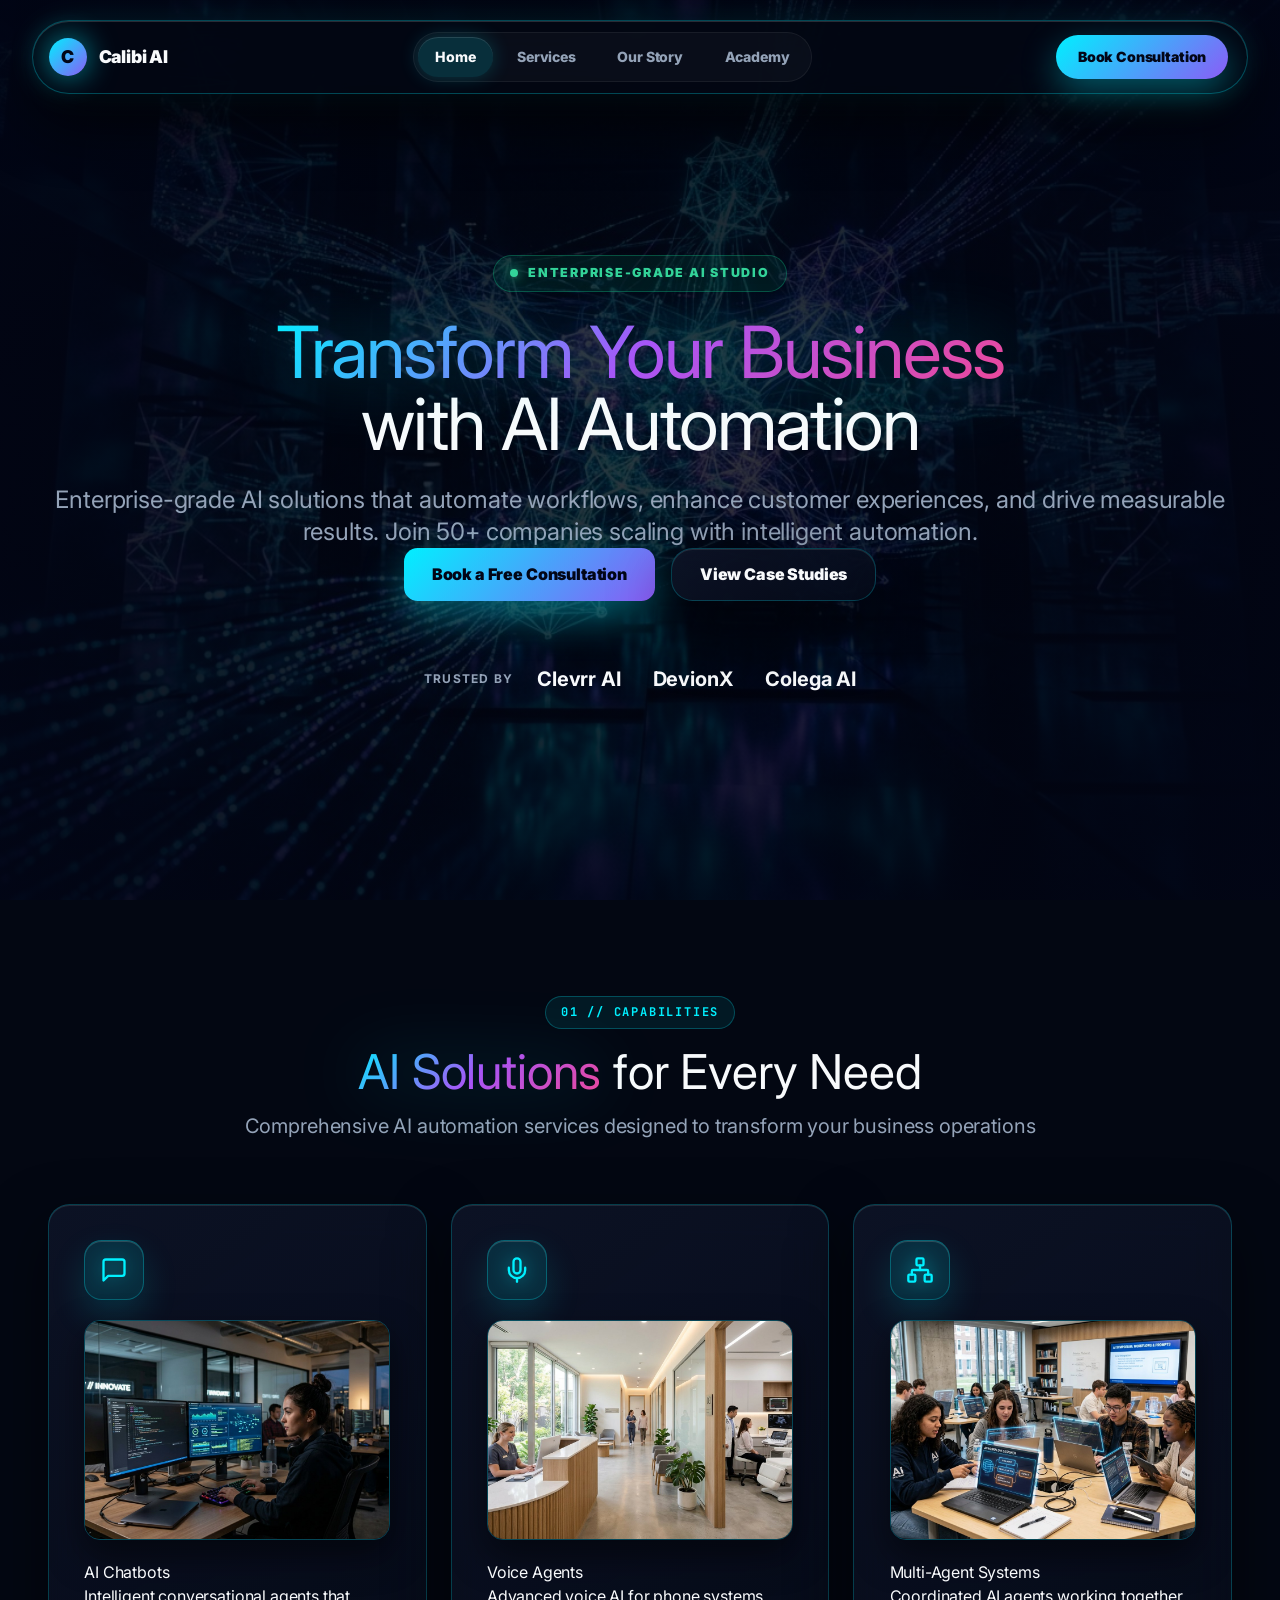
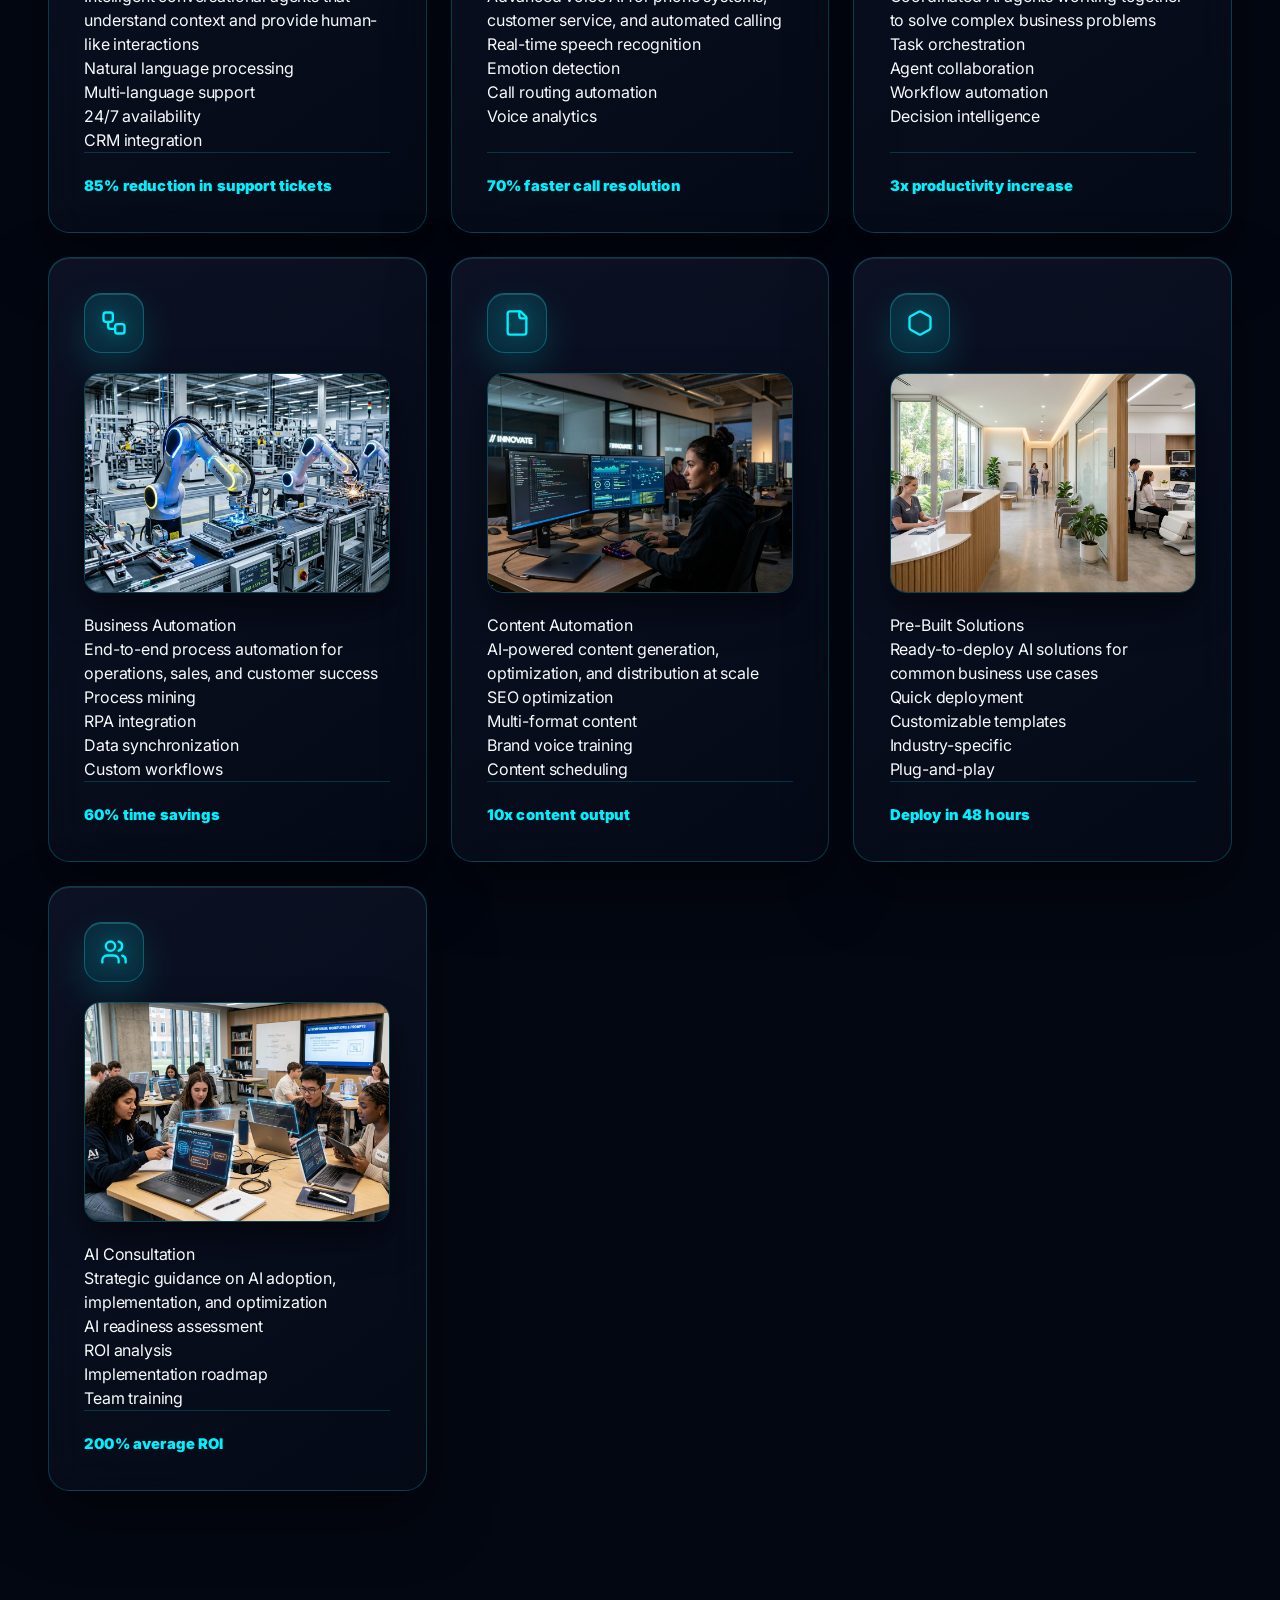
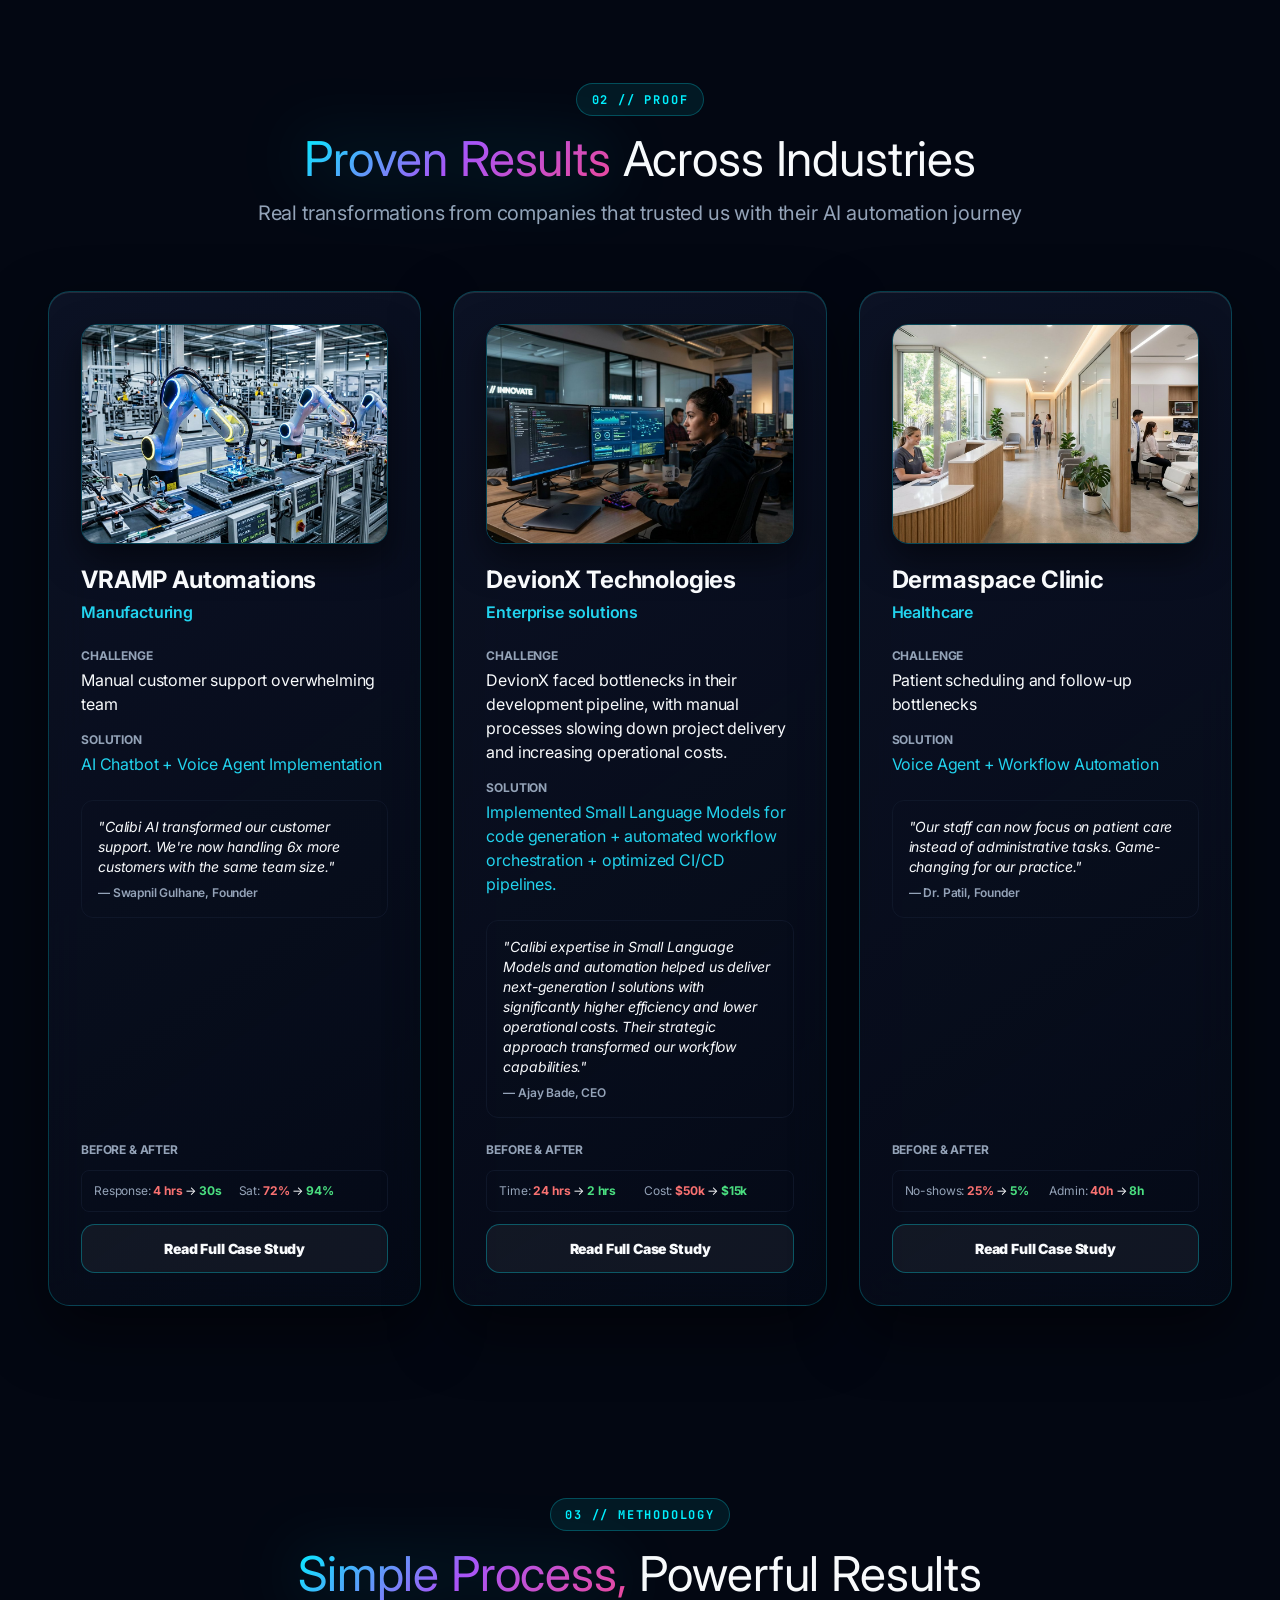
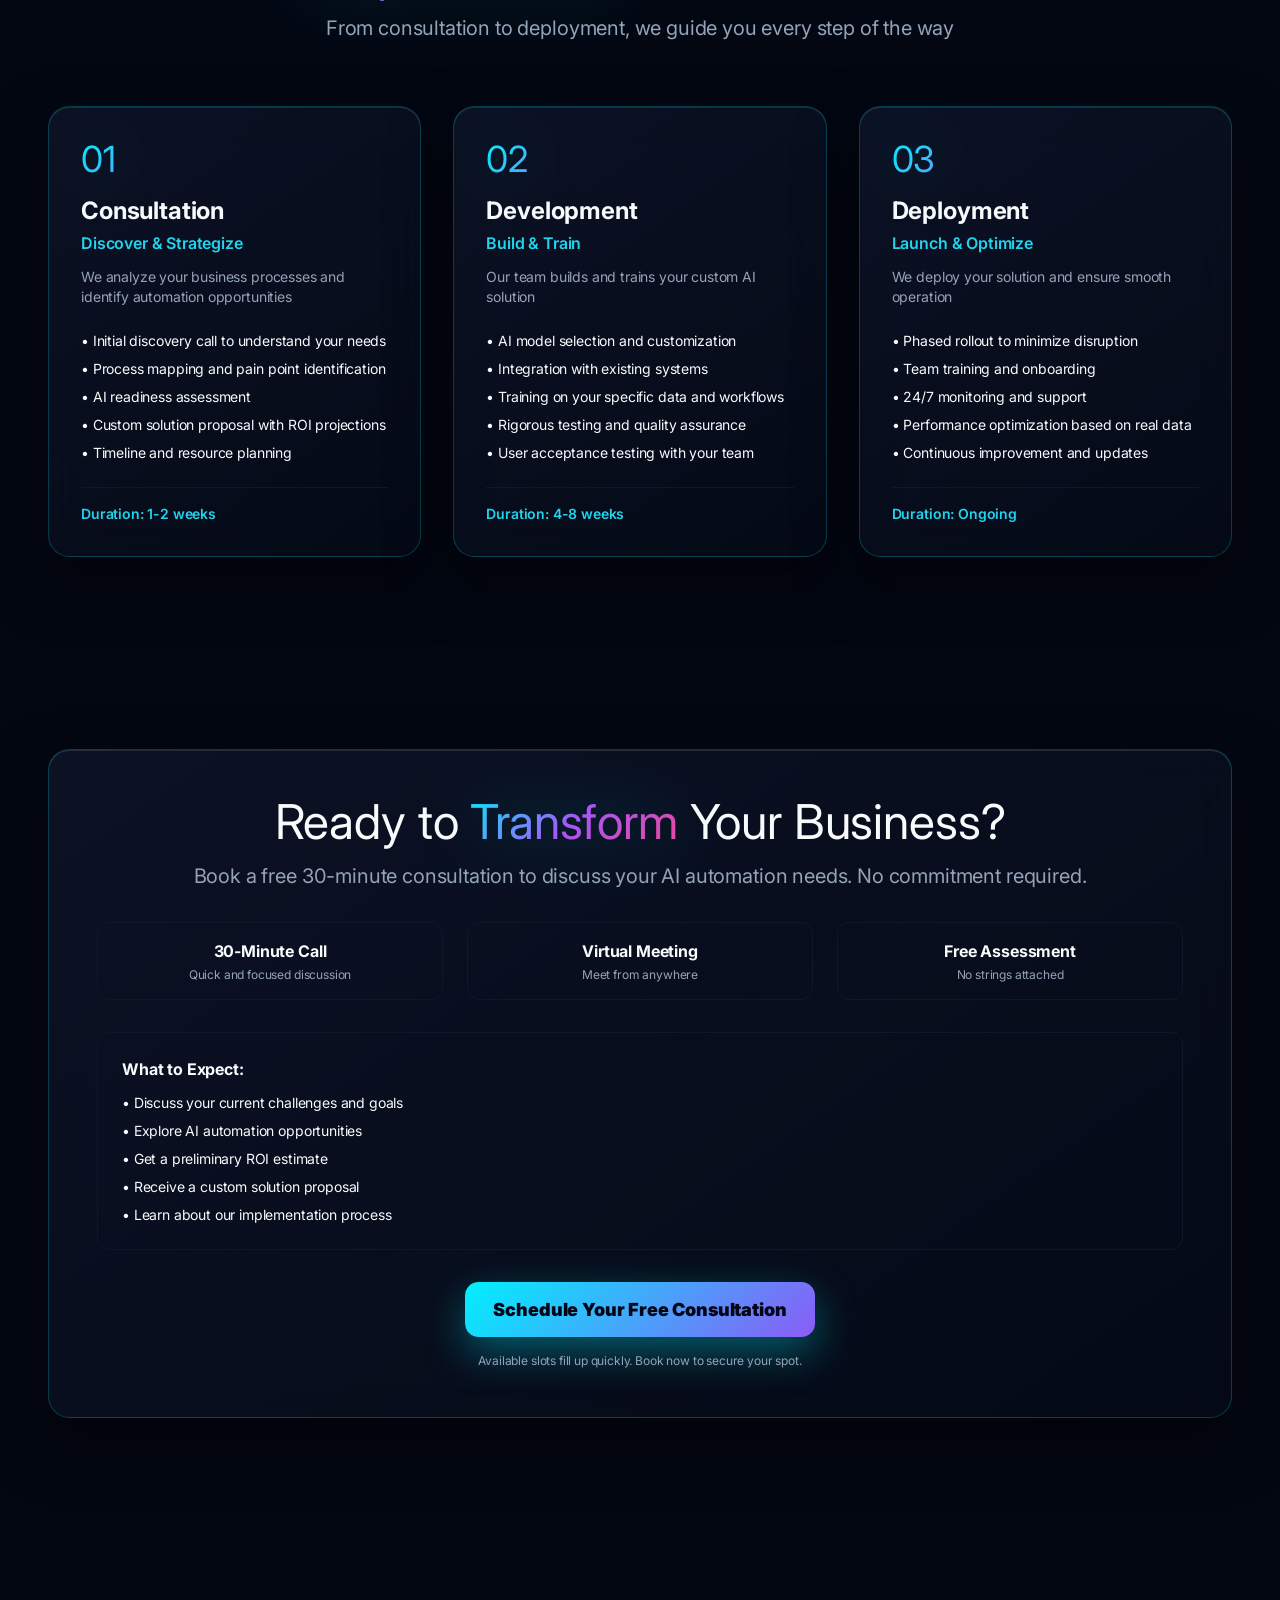
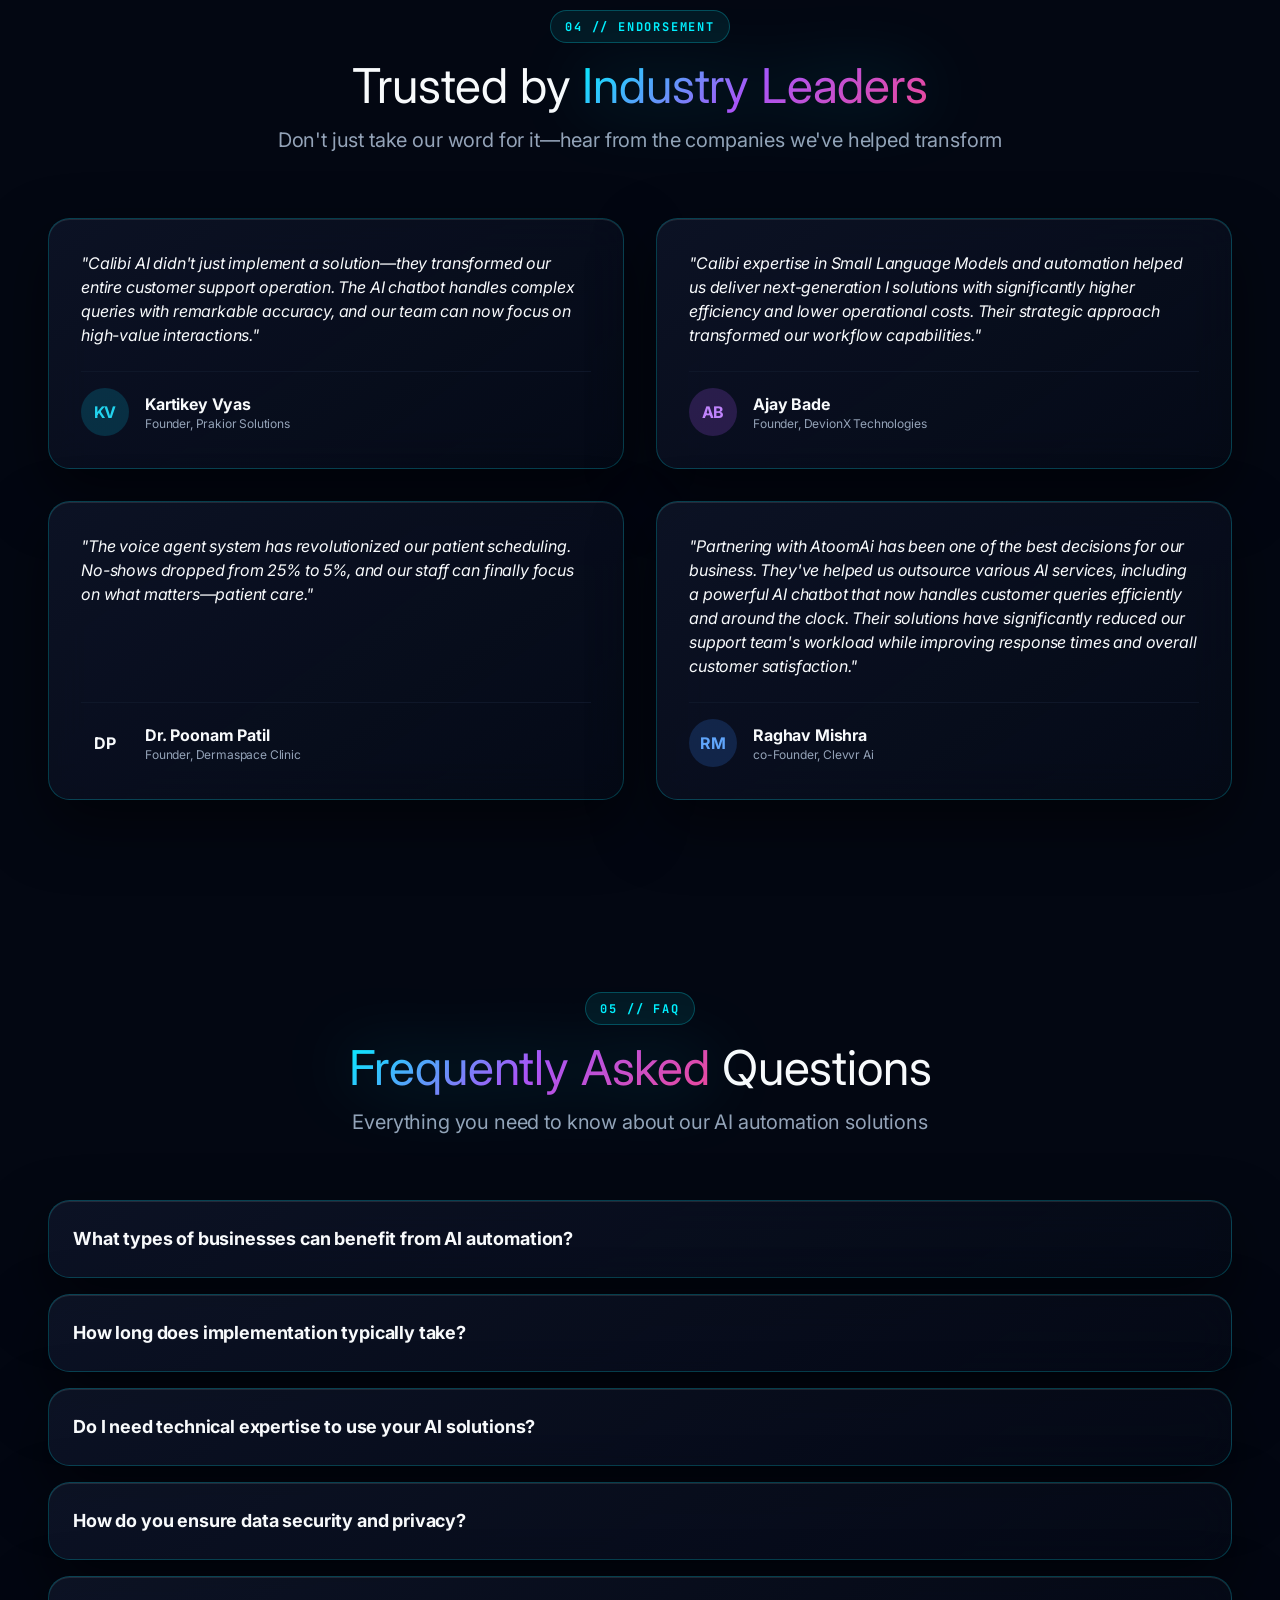
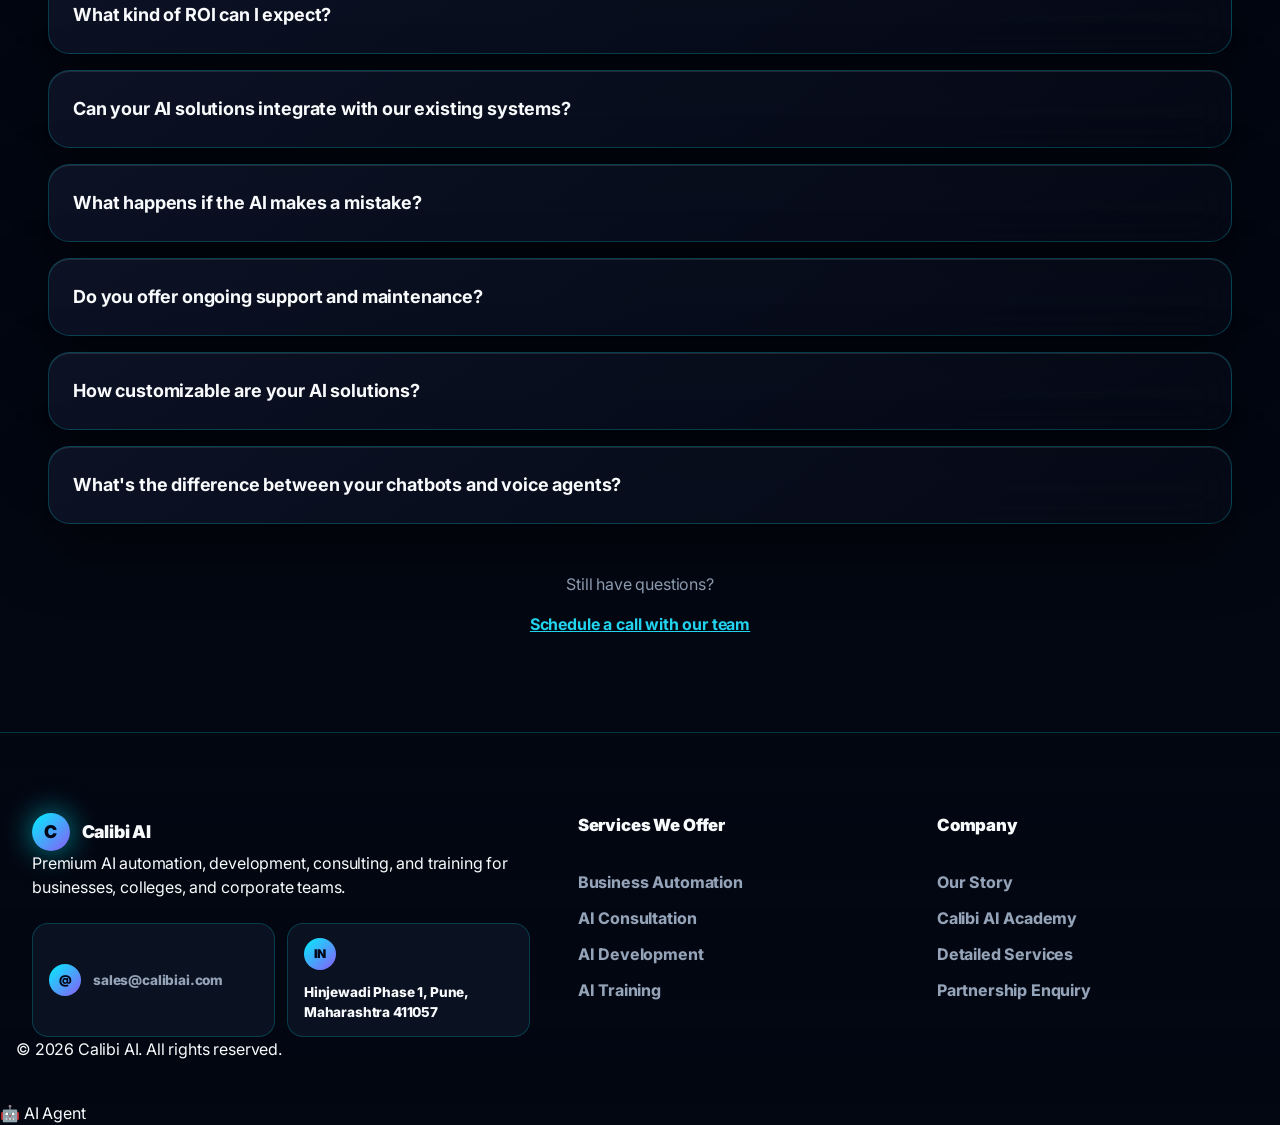
<file: index.html>
<!DOCTYPE html>
<html lang="en" class="dark">
<head>
  <meta charset="utf-8">
  <meta name="viewport" content="width=device-width, initial-scale=1">
  <title>Calibi AI - Premium AI Automation Solutions</title>
  <meta name="description" content="Enterprise-grade AI automation solutions that transform businesses. AI Chatbots, Voice Agents, Multi-Agent Systems, and more.">
  <link rel="preconnect" href="https://fonts.googleapis.com">
  <link href="https://fonts.googleapis.com/css2?family=Inter:wght@400;500;600;700;800;900&family=JetBrains+Mono:wght@400;500;700&family=Space+Grotesk:wght@600;700&display=swap" rel="stylesheet">
  <link rel="stylesheet" href="assets/static/css/d132e0e0f64cbb86.css">
  <link rel="stylesheet" href="custom-ui.css?v=20260501d">
  <link rel="stylesheet" href="mobile-responsive.css?v=20260501d">
  <link rel="icon" href="favicon.ico">
</head>
<body class="calibi-redesign-body">

  <!-- Floating Header Navigation -->
  <header class="calibi-site-header">
    <a class="calibi-brand" href="index.html">
      <span class="calibi-brand-mark">C</span>
      <span>Calibi AI</span>
    </a>
    <nav class="calibi-nav" aria-label="Main navigation">
      <a href="index.html" class="is-active">Home</a>
      <a href="services.html">Services</a>
      <a href="story.html">Our Story</a>
      <a href="academy.html">Academy</a>
    </nav>
    <a class="calibi-header-cta" href="https://calendly.com/prajwalen100/30min" target="_blank" rel="noopener noreferrer">Book Consultation</a>
  </header>

  <main>
    <!-- Hero Section -->
    <section class="calibi-hero-section mesh-gradient">
      <div class="calibi-hero-backdrop">
        <img src="assets/images/hero-bg.jpg" alt="Calibi AI Neural Studio" class="calibi-hero-bg-img">
      </div>
      <div class="container mx-auto px-4 relative z-10 text-center max-w-5xl">
        <div class="calibi-hero-badge">
          <span></span> Enterprise-Grade AI Studio
        </div>
        <h1 class="text-5xl md:text-7xl font-extrabold mb-6 tracking-tight leading-none">
          <span class="gradient-text">Transform Your Business</span><br>
          <span class="text-foreground">with AI Automation</span>
        </h1>
        <p class="text-xl md:text-2xl text-muted-foreground mb-10 max-w-3xl mx-auto font-normal leading-relaxed">
          Enterprise-grade AI solutions that automate workflows, enhance customer experiences, and drive measurable results. Join 50+ companies scaling with intelligent automation.
        </p>
        <div class="flex flex-col sm:flex-row gap-4 justify-center mb-16">
          <a href="https://calendly.com/prajwalen100/30min" target="_blank" rel="noopener noreferrer" class="btn btn-primary calibi-btn-glow">
            Book a Free Consultation
          </a>
          <a href="#case-studies" class="btn btn-secondary glass-card">
            View Case Studies
          </a>
        </div>
        <div class="flex flex-wrap justify-center items-center gap-6 opacity-75">
          <div class="text-xs font-bold tracking-widest uppercase text-muted-foreground">TRUSTED BY</div>
          <div class="flex gap-8 flex-wrap justify-center font-bold text-xl text-slate-200">
            <span>Clevrr AI</span>
            <span>DevionX</span>
            <span>Colega AI</span>
          </div>
        </div>
      </div>
    </section>

    <!-- Services Section -->
    <section id="services" class="py-24 px-4 relative overflow-hidden">
      <div class="container mx-auto max-w-7xl">
        <div class="text-center mb-16">
          <div class="calibi-section-eyebrow">01 // Capabilities</div>
          <h2 class="text-4xl md:text-5xl font-extrabold mb-4">
            <span class="gradient-text">AI Solutions</span> for Every Need
          </h2>
          <p class="text-xl text-muted-foreground max-w-2xl mx-auto">
            Comprehensive AI automation services designed to transform your business operations
          </p>
        </div>

        <div class="calibi-services-grid">
          <div class="glass-card calibi-feature-card">
            <div class="calibi-service-icon">
              <svg xmlns="http://www.w3.org/2000/svg" width="24" height="24" viewBox="0 0 24 24" fill="none" stroke="currentColor" stroke-width="2" stroke-linecap="round" stroke-linejoin="round"><path d="M21 15a2 2 0 0 1-2 2H7l-4 4V5a2 2 0 0 1 2-2h14a2 2 0 0 1 2 2z"></path></svg>
            </div>
            <h3>AI Chatbots</h3>
            <p>Intelligent conversational agents that understand context and provide human-like interactions</p>
            <ul>
              <li><span></span>Natural language processing</li>
              <li><span></span>Multi-language support</li>
              <li><span></span>24/7 availability</li>
              <li><span></span>CRM integration</li>
            </ul>
            <div class="calibi-card-metric">85% reduction in support tickets</div>
          </div>

          <div class="glass-card calibi-feature-card">
            <div class="calibi-service-icon">
              <svg xmlns="http://www.w3.org/2000/svg" width="24" height="24" viewBox="0 0 24 24" fill="none" stroke="currentColor" stroke-width="2" stroke-linecap="round" stroke-linejoin="round"><path d="M12 2a3 3 0 0 0-3 3v7a3 3 0 0 0 6 0V5a3 3 0 0 0-3-3Z"></path><path d="M19 10v2a7 7 0 0 1-14 0v-2"></path><line x1="12" x2="12" y1="19" y2="22"></line></svg>
            </div>
            <h3>Voice Agents</h3>
            <p>Advanced voice AI for phone systems, customer service, and automated calling</p>
            <ul>
              <li><span></span>Real-time speech recognition</li>
              <li><span></span>Emotion detection</li>
              <li><span></span>Call routing automation</li>
              <li><span></span>Voice analytics</li>
            </ul>
            <div class="calibi-card-metric">70% faster call resolution</div>
          </div>

          <div class="glass-card calibi-feature-card">
            <div class="calibi-service-icon">
              <svg xmlns="http://www.w3.org/2000/svg" width="24" height="24" viewBox="0 0 24 24" fill="none" stroke="currentColor" stroke-width="2" stroke-linecap="round" stroke-linejoin="round"><rect x="16" y="16" width="6" height="6" rx="1"></rect><rect x="2" y="16" width="6" height="6" rx="1"></rect><rect x="9" y="2" width="6" height="6" rx="1"></rect><path d="M5 16v-3a1 1 0 0 1 1-1h12a1 1 0 0 1 1 1v3"></path><path d="M12 12V8"></path></svg>
            </div>
            <h3>Multi-Agent Systems</h3>
            <p>Coordinated AI agents working together to solve complex business problems</p>
            <ul>
              <li><span></span>Task orchestration</li>
              <li><span></span>Agent collaboration</li>
              <li><span></span>Workflow automation</li>
              <li><span></span>Decision intelligence</li>
            </ul>
            <div class="calibi-card-metric">3x productivity increase</div>
          </div>

          <div class="glass-card calibi-feature-card">
            <div class="calibi-service-icon">
              <svg xmlns="http://www.w3.org/2000/svg" width="24" height="24" viewBox="0 0 24 24" fill="none" stroke="currentColor" stroke-width="2" stroke-linecap="round" stroke-linejoin="round"><rect width="8" height="8" x="3" y="3" rx="2"></rect><path d="M7 11v4a2 2 0 0 0 2 2h4"></path><rect width="8" height="8" x="13" y="13" rx="2"></rect></svg>
            </div>
            <h3>Business Automation</h3>
            <p>End-to-end process automation for operations, sales, and customer success</p>
            <ul>
              <li><span></span>Process mining</li>
              <li><span></span>RPA integration</li>
              <li><span></span>Data synchronization</li>
              <li><span></span>Custom workflows</li>
            </ul>
            <div class="calibi-card-metric">60% time savings</div>
          </div>

          <div class="glass-card calibi-feature-card">
            <div class="calibi-service-icon">
              <svg xmlns="http://www.w3.org/2000/svg" width="24" height="24" viewBox="0 0 24 24" fill="none" stroke="currentColor" stroke-width="2" stroke-linecap="round" stroke-linejoin="round"><path d="M15 2H6a2 2 0 0 0-2 2v16a2 2 0 0 0 2 2h12a2 2 0 0 0 2-2V7Z"></path><path d="M14 2v4a2 2 0 0 0 2 2h4"></path></svg>
            </div>
            <h3>Content Automation</h3>
            <p>AI-powered content generation, optimization, and distribution at scale</p>
            <ul>
              <li><span></span>SEO optimization</li>
              <li><span></span>Multi-format content</li>
              <li><span></span>Brand voice training</li>
              <li><span></span>Content scheduling</li>
            </ul>
            <div class="calibi-card-metric">10x content output</div>
          </div>

          <div class="glass-card calibi-feature-card">
            <div class="calibi-service-icon">
              <svg xmlns="http://www.w3.org/2000/svg" width="24" height="24" viewBox="0 0 24 24" fill="none" stroke="currentColor" stroke-width="2" stroke-linecap="round" stroke-linejoin="round"><path d="M11 21.73a2 2 0 0 0 2 0l7-4A2 2 0 0 0 21 16V8a2 2 0 0 0-1-1.73l-7-4a2 2 0 0 0-2 0l-7 4A2 2 0 0 0 3 8v8a2 2 0 0 0 1 1.73z"></path></svg>
            </div>
            <h3>Pre-Built Solutions</h3>
            <p>Ready-to-deploy AI solutions for common business use cases</p>
            <ul>
              <li><span></span>Quick deployment</li>
              <li><span></span>Customizable templates</li>
              <li><span></span>Industry-specific</li>
              <li><span></span>Plug-and-play</li>
            </ul>
            <div class="calibi-card-metric">Deploy in 48 hours</div>
          </div>

          <div class="glass-card calibi-feature-card">
            <div class="calibi-service-icon">
              <svg xmlns="http://www.w3.org/2000/svg" width="24" height="24" viewBox="0 0 24 24" fill="none" stroke="currentColor" stroke-width="2" stroke-linecap="round" stroke-linejoin="round"><path d="M16 21v-2a4 4 0 0 0-4-4H6a4 4 0 0 0-4 4v2"></path><circle cx="9" cy="7" r="4"></circle><path d="M22 21v-2a4 4 0 0 0-3-3.87"></path><path d="M16 3.13a4 4 0 0 1 0 7.75"></path></svg>
            </div>
            <h3>AI Consultation</h3>
            <p>Strategic guidance on AI adoption, implementation, and optimization</p>
            <ul>
              <li><span></span>AI readiness assessment</li>
              <li><span></span>ROI analysis</li>
              <li><span></span>Implementation roadmap</li>
              <li><span></span>Team training</li>
            </ul>
            <div class="calibi-card-metric">200% average ROI</div>
          </div>
        </div>
      </div>
    </section>

    <!-- Case Studies Section -->
    <section id="case-studies" class="py-24 px-4 relative overflow-hidden bg-slate-950/40">
      <div class="container mx-auto max-w-7xl">
        <div class="text-center mb-16">
          <div class="calibi-section-eyebrow">02 // Proof</div>
          <h2 class="text-4xl md:text-5xl font-extrabold mb-4">
            <span class="gradient-text">Proven Results</span> Across Industries
          </h2>
          <p class="text-xl text-muted-foreground max-w-2xl mx-auto">
            Real transformations from companies that trusted us with their AI automation journey
          </p>
        </div>

        <div class="grid lg:grid-cols-3 gap-8">
          <!-- Vramp -->
          <div class="glass-card p-8 flex flex-col justify-between">
            <div>
              <img src="assets/images/vramp-manufacturing.jpg" alt="VRAMP Automations" class="calibi-case-img">
              <h3 class="text-2xl font-bold mb-1">VRAMP Automations</h3>
              <p class="text-cyan-400 font-semibold mb-6">Manufacturing</p>
              <div class="space-y-4 mb-6">
                <div>
                  <h4 class="text-xs font-bold text-muted-foreground uppercase tracking-wider mb-1">CHALLENGE</h4>
                  <p class="text-base text-slate-300">Manual customer support overwhelming team</p>
                </div>
                <div>
                  <h4 class="text-xs font-bold text-muted-foreground uppercase tracking-wider mb-1">SOLUTION</h4>
                  <p class="text-base text-cyan-400">AI Chatbot + Voice Agent Implementation</p>
                </div>
              </div>
              <div class="bg-slate-900/80 p-4 rounded-xl border border-slate-800 mb-6">
                <p class="text-sm italic text-slate-300 mb-2">"Calibi AI transformed our customer support. We're now handling 6x more customers with the same team size."</p>
                <p class="text-xs font-semibold text-muted-foreground">— Swapnil Gulhane, Founder</p>
              </div>
            </div>
            <div>
              <h4 class="text-xs font-bold text-muted-foreground uppercase tracking-wider mb-3">Before &amp; After</h4>
              <div class="grid grid-cols-2 gap-2 text-xs mb-3 bg-slate-900/50 p-3 rounded-lg border border-slate-800">
                <div><span class="text-muted-foreground">Response:</span> <span class="text-red-400 font-bold">4 hrs</span> → <span class="text-green-400 font-bold">30s</span></div>
                <div><span class="text-muted-foreground">Sat:</span> <span class="text-red-400 font-bold">72%</span> → <span class="text-green-400 font-bold">94%</span></div>
              </div>
              <a href="https://docs.google.com/presentation/d/1HVp-AcfdF6ZY-UxX13rzyzgFVSbHNeComZ3jo5QZc7c/edit?usp=sharing" target="_blank" rel="noopener noreferrer" class="btn btn-secondary w-full text-center block text-sm">Read Full Case Study</a>
            </div>
          </div>

          <!-- DevionX -->
          <div class="glass-card p-8 flex flex-col justify-between">
            <div>
              <img src="assets/images/devionx-tech.jpg" alt="DevionX Technologies" class="calibi-case-img">
              <h3 class="text-2xl font-bold mb-1">DevionX Technologies</h3>
              <p class="text-cyan-400 font-semibold mb-6">Enterprise solutions</p>
              <div class="space-y-4 mb-6">
                <div>
                  <h4 class="text-xs font-bold text-muted-foreground uppercase tracking-wider mb-1">CHALLENGE</h4>
                  <p class="text-base text-slate-300">DevionX faced bottlenecks in their development pipeline, with manual processes slowing down project delivery and increasing operational costs.</p>
                </div>
                <div>
                  <h4 class="text-xs font-bold text-muted-foreground uppercase tracking-wider mb-1">SOLUTION</h4>
                  <p class="text-base text-cyan-400">Implemented Small Language Models for code generation + automated workflow orchestration + optimized CI/CD pipelines.</p>
                </div>
              </div>
              <div class="bg-slate-900/80 p-4 rounded-xl border border-slate-800 mb-6">
                <p class="text-sm italic text-slate-300 mb-2">"Calibi expertise in Small Language Models and automation helped us deliver next-generation I solutions with significantly higher efficiency and lower operational costs. Their strategic approach transformed our workflow capabilities."</p>
                <p class="text-xs font-semibold text-muted-foreground">— Ajay Bade, CEO</p>
              </div>
            </div>
            <div>
              <h4 class="text-xs font-bold text-muted-foreground uppercase tracking-wider mb-3">Before &amp; After</h4>
              <div class="grid grid-cols-2 gap-2 text-xs mb-3 bg-slate-900/50 p-3 rounded-lg border border-slate-800">
                <div><span class="text-muted-foreground">Time:</span> <span class="text-red-400 font-bold">24 hrs</span> → <span class="text-green-400 font-bold">2 hrs</span></div>
                <div><span class="text-muted-foreground">Cost:</span> <span class="text-red-400 font-bold">$50k</span> → <span class="text-green-400 font-bold">$15k</span></div>
              </div>
              <a href="https://docs.google.com/presentation/d/1fJlZx2759-O9UGyP1dd5ZbnZ62JZ6tH3GmgWoBG2Hwk/edit?usp=sharing" target="_blank" rel="noopener noreferrer" class="btn btn-secondary w-full text-center block text-sm">Read Full Case Study</a>
            </div>
          </div>

          <!-- Dermaspace -->
          <div class="glass-card p-8 flex flex-col justify-between">
            <div>
              <img src="assets/images/dermaspace-clinic.jpg" alt="Dermaspace Clinic" class="calibi-case-img">
              <h3 class="text-2xl font-bold mb-1">Dermaspace Clinic</h3>
              <p class="text-cyan-400 font-semibold mb-6">Healthcare</p>
              <div class="space-y-4 mb-6">
                <div>
                  <h4 class="text-xs font-bold text-muted-foreground uppercase tracking-wider mb-1">CHALLENGE</h4>
                  <p class="text-base text-slate-300">Patient scheduling and follow-up bottlenecks</p>
                </div>
                <div>
                  <h4 class="text-xs font-bold text-muted-foreground uppercase tracking-wider mb-1">SOLUTION</h4>
                  <p class="text-base text-cyan-400">Voice Agent + Workflow Automation</p>
                </div>
              </div>
              <div class="bg-slate-900/80 p-4 rounded-xl border border-slate-800 mb-6">
                <p class="text-sm italic text-slate-300 mb-2">"Our staff can now focus on patient care instead of administrative tasks. Game-changing for our practice."</p>
                <p class="text-xs font-semibold text-muted-foreground">— Dr. Patil, Founder</p>
              </div>
            </div>
            <div>
              <h4 class="text-xs font-bold text-muted-foreground uppercase tracking-wider mb-3">Before &amp; After</h4>
              <div class="grid grid-cols-2 gap-2 text-xs mb-3 bg-slate-900/50 p-3 rounded-lg border border-slate-800">
                <div><span class="text-muted-foreground">No-shows:</span> <span class="text-red-400 font-bold">25%</span> → <span class="text-green-400 font-bold">5%</span></div>
                <div><span class="text-muted-foreground">Admin:</span> <span class="text-red-400 font-bold">40h</span> → <span class="text-green-400 font-bold">8h</span></div>
              </div>
              <a href="https://docs.google.com/presentation/d/16ShnEcEDsAXMcUK-45lmb7qxkD6EfK5M/edit?usp=sharing&ouid=103249004379836864707&rtpof=true&sd=true" target="_blank" rel="noopener noreferrer" class="btn btn-secondary w-full text-center block text-sm">Read Full Case Study</a>
            </div>
          </div>
        </div>
      </div>
    </section>

    <!-- Process Section -->
    <section class="py-24 px-4 relative overflow-hidden">
      <div class="container mx-auto max-w-5xl">
        <div class="text-center mb-16">
          <div class="calibi-section-eyebrow">03 // Methodology</div>
          <h2 class="text-4xl md:text-5xl font-extrabold mb-4">
            <span class="gradient-text">Simple Process,</span> Powerful Results
          </h2>
          <p class="text-xl text-muted-foreground max-w-2xl mx-auto">
            From consultation to deployment, we guide you every step of the way
          </p>
        </div>

        <div class="grid md:grid-cols-3 gap-8">
          <div class="glass-card p-8">
            <div class="text-4xl font-black gradient-text mb-4">01</div>
            <h3 class="text-2xl font-bold mb-1">Consultation</h3>
            <p class="text-cyan-400 font-semibold mb-3">Discover &amp; Strategize</p>
            <p class="text-muted-foreground text-sm mb-6">We analyze your business processes and identify automation opportunities</p>
            <ul class="space-y-2 text-sm text-slate-300 mb-6">
              <li>• Initial discovery call to understand your needs</li>
              <li>• Process mapping and pain point identification</li>
              <li>• AI readiness assessment</li>
              <li>• Custom solution proposal with ROI projections</li>
              <li>• Timeline and resource planning</li>
            </ul>
            <div class="pt-4 border-t border-slate-800 text-sm font-semibold text-cyan-400">Duration: 1-2 weeks</div>
          </div>

          <div class="glass-card p-8">
            <div class="text-4xl font-black gradient-text mb-4">02</div>
            <h3 class="text-2xl font-bold mb-1">Development</h3>
            <p class="text-cyan-400 font-semibold mb-3">Build &amp; Train</p>
            <p class="text-muted-foreground text-sm mb-6">Our team builds and trains your custom AI solution</p>
            <ul class="space-y-2 text-sm text-slate-300 mb-6">
              <li>• AI model selection and customization</li>
              <li>• Integration with existing systems</li>
              <li>• Training on your specific data and workflows</li>
              <li>• Rigorous testing and quality assurance</li>
              <li>• User acceptance testing with your team</li>
            </ul>
            <div class="pt-4 border-t border-slate-800 text-sm font-semibold text-cyan-400">Duration: 4-8 weeks</div>
          </div>

          <div class="glass-card p-8">
            <div class="text-4xl font-black gradient-text mb-4">03</div>
            <h3 class="text-2xl font-bold mb-1">Deployment</h3>
            <p class="text-cyan-400 font-semibold mb-3">Launch &amp; Optimize</p>
            <p class="text-muted-foreground text-sm mb-6">We deploy your solution and ensure smooth operation</p>
            <ul class="space-y-2 text-sm text-slate-300 mb-6">
              <li>• Phased rollout to minimize disruption</li>
              <li>• Team training and onboarding</li>
              <li>• 24/7 monitoring and support</li>
              <li>• Performance optimization based on real data</li>
              <li>• Continuous improvement and updates</li>
            </ul>
            <div class="pt-4 border-t border-slate-800 text-sm font-semibold text-cyan-400">Duration: Ongoing</div>
          </div>
        </div>
      </div>
    </section>

    <!-- Consultation CTA Block -->
    <section class="py-24 px-4 relative overflow-hidden bg-slate-900/60">
      <div class="container mx-auto max-w-4xl">
        <div class="glass-card p-8 md:p-12 text-center">
          <h2 class="text-4xl md:text-5xl font-extrabold mb-4">
            Ready to <span class="gradient-text">Transform</span> Your Business?
          </h2>
          <p class="text-xl text-muted-foreground max-w-2xl mx-auto mb-8">
            Book a free 30-minute consultation to discuss your AI automation needs. No commitment required.
          </p>
          <div class="grid md:grid-cols-3 gap-6 mb-8 text-center">
            <div class="bg-slate-900/50 p-4 rounded-xl border border-slate-800">
              <h3 class="font-bold mb-1 text-slate-200">30-Minute Call</h3>
              <p class="text-xs text-muted-foreground">Quick and focused discussion</p>
            </div>
            <div class="bg-slate-900/50 p-4 rounded-xl border border-slate-800">
              <h3 class="font-bold mb-1 text-slate-200">Virtual Meeting</h3>
              <p class="text-xs text-muted-foreground">Meet from anywhere</p>
            </div>
            <div class="bg-slate-900/50 p-4 rounded-xl border border-slate-800">
              <h3 class="font-bold mb-1 text-slate-200">Free Assessment</h3>
              <p class="text-xs text-muted-foreground">No strings attached</p>
            </div>
          </div>
          <div class="bg-slate-900/70 p-6 rounded-xl border border-slate-800 text-left mb-8 max-w-2xl mx-auto">
            <h3 class="text-base font-bold mb-3 text-slate-200">What to Expect:</h3>
            <ul class="space-y-2 text-sm text-slate-300">
              <li>• Discuss your current challenges and goals</li>
              <li>• Explore AI automation opportunities</li>
              <li>• Get a preliminary ROI estimate</li>
              <li>• Receive a custom solution proposal</li>
              <li>• Learn about our implementation process</li>
            </ul>
          </div>
          <a href="https://calendly.com/prajwalen100/30min" target="_blank" rel="noopener noreferrer" class="btn btn-primary calibi-btn-glow text-lg px-10 py-5 inline-block">
            Schedule Your Free Consultation
          </a>
          <p class="text-xs text-muted-foreground mt-4">Available slots fill up quickly. Book now to secure your spot.</p>
        </div>
      </div>
    </section>

    <!-- Testimonials Section -->
    <section class="py-24 px-4 relative overflow-hidden">
      <div class="container mx-auto max-w-6xl">
        <div class="text-center mb-16">
          <div class="calibi-section-eyebrow">04 // Endorsement</div>
          <h2 class="text-4xl md:text-5xl font-extrabold mb-4">
            Trusted by <span class="gradient-text">Industry Leaders</span>
          </h2>
          <p class="text-xl text-muted-foreground max-w-2xl mx-auto">
            Don't just take our word for it—hear from the companies we've helped transform
          </p>
        </div>

        <div class="grid md:grid-cols-2 gap-8">
          <div class="glass-card p-8 flex flex-col justify-between">
            <p class="text-slate-300 italic mb-6 leading-relaxed">
              "Calibi AI didn't just implement a solution—they transformed our entire customer support operation. The AI chatbot handles complex queries with remarkable accuracy, and our team can now focus on high-value interactions."
            </p>
            <div class="flex items-center gap-4 pt-4 border-t border-slate-800">
              <div class="w-12 h-12 rounded-full bg-cyan-500/20 text-cyan-400 font-bold flex items-center justify-center">KV</div>
              <div>
                <p class="font-bold text-slate-200">Kartikey Vyas</p>
                <p class="text-xs text-muted-foreground">Founder, Prakior Solutions</p>
              </div>
            </div>
          </div>

          <div class="glass-card p-8 flex flex-col justify-between">
            <p class="text-slate-300 italic mb-6 leading-relaxed">
              "Calibi expertise in Small Language Models and automation helped us deliver next-generation I solutions with significantly higher efficiency and lower operational costs. Their strategic approach transformed our workflow capabilities."
            </p>
            <div class="flex items-center gap-4 pt-4 border-t border-slate-800">
              <div class="w-12 h-12 rounded-full bg-purple-500/20 text-purple-400 font-bold flex items-center justify-center">AB</div>
              <div>
                <p class="font-bold text-slate-200">Ajay Bade</p>
                <p class="text-xs text-muted-foreground">Founder, DevionX Technologies</p>
              </div>
            </div>
          </div>

          <div class="glass-card p-8 flex flex-col justify-between">
            <p class="text-slate-300 italic mb-6 leading-relaxed">
              "The voice agent system has revolutionized our patient scheduling. No-shows dropped from 25% to 5%, and our staff can finally focus on what matters—patient care."
            </p>
            <div class="flex items-center gap-4 pt-4 border-t border-slate-800">
              <div class="w-12 h-12 rounded-full bg-emerald-500/20 text-emerald-400 font-bold flex items-center justify-center">DP</div>
              <div>
                <p class="font-bold text-slate-200">Dr. Poonam Patil</p>
                <p class="text-xs text-muted-foreground">Founder, Dermaspace Clinic</p>
              </div>
            </div>
          </div>

          <div class="glass-card p-8 flex flex-col justify-between">
            <p class="text-slate-300 italic mb-6 leading-relaxed">
              "Partnering with AtoomAi has been one of the best decisions for our business. They've helped us outsource various AI services, including a powerful AI chatbot that now handles customer queries efficiently and around the clock. Their solutions have significantly reduced our support team's workload while improving response times and overall customer satisfaction."
            </p>
            <div class="flex items-center gap-4 pt-4 border-t border-slate-800">
              <div class="w-12 h-12 rounded-full bg-blue-500/20 text-blue-400 font-bold flex items-center justify-center">RM</div>
              <div>
                <p class="font-bold text-slate-200">Raghav Mishra</p>
                <p class="text-xs text-muted-foreground">co-Founder, Clevvr Ai</p>
              </div>
            </div>
          </div>
        </div>
      </div>
    </section>

    <!-- FAQ Section -->
    <section class="py-24 px-4 relative overflow-hidden bg-slate-950/40">
      <div class="container mx-auto max-w-4xl">
        <div class="text-center mb-16">
          <div class="calibi-section-eyebrow">05 // FAQ</div>
          <h2 class="text-4xl md:text-5xl font-extrabold mb-4">
            <span class="gradient-text">Frequently Asked</span> Questions
          </h2>
          <p class="text-xl text-muted-foreground max-w-2xl mx-auto">
            Everything you need to know about our AI automation solutions
          </p>
        </div>

        <div class="space-y-4">
          <details class="glass-card p-6 cursor-pointer">
            <summary class="font-bold text-lg text-slate-200 flex justify-between items-center">
              What types of businesses can benefit from AI automation?
            </summary>
            <p class="mt-4 text-slate-300 text-sm leading-relaxed">
              Businesses across manufacturing, healthcare, enterprise software, e-commerce, and professional services benefit significantly from streamlining support, reducing manual data entry, and deploying intelligent workflows.
            </p>
          </details>

          <details class="glass-card p-6 cursor-pointer">
            <summary class="font-bold text-lg text-slate-200 flex justify-between items-center">
              How long does implementation typically take?
            </summary>
            <p class="mt-4 text-slate-300 text-sm leading-relaxed">
              Implementation ranges from rapid 48-hour pre-built solution deployments to 4-8 weeks for comprehensive custom development and enterprise multi-agent workflow orchestration.
            </p>
          </details>

          <details class="glass-card p-6 cursor-pointer">
            <summary class="font-bold text-lg text-slate-200 flex justify-between items-center">
              Do I need technical expertise to use your AI solutions?
            </summary>
            <p class="mt-4 text-slate-300 text-sm leading-relaxed">
              No technical expertise is required. Our systems are built with intuitive user interfaces and accompanied by full team onboarding, training, and ongoing operational support.
            </p>
          </details>

          <details class="glass-card p-6 cursor-pointer">
            <summary class="font-bold text-lg text-slate-200 flex justify-between items-center">
              How do you ensure data security and privacy?
            </summary>
            <p class="mt-4 text-slate-300 text-sm leading-relaxed">
              We employ bank-grade encryption, secure API protocols, strict data isolation, and compliance frameworks to ensure your proprietary business data remains 100% private and protected.
            </p>
          </details>

          <details class="glass-card p-6 cursor-pointer">
            <summary class="font-bold text-lg text-slate-200 flex justify-between items-center">
              What kind of ROI can I expect?
            </summary>
            <p class="mt-4 text-slate-300 text-sm leading-relaxed">
              Our clients achieve an average 200% ROI roadmap potential through dramatic reductions in operational overhead, 85% fewer support tickets, and 60%+ time savings on core processes.
            </p>
          </details>

          <details class="glass-card p-6 cursor-pointer">
            <summary class="font-bold text-lg text-slate-200 flex justify-between items-center">
              Can your AI solutions integrate with our existing systems?
            </summary>
            <p class="mt-4 text-slate-300 text-sm leading-relaxed">
              Yes. We integrate seamlessly with all major CRMs, ERPs, communication platforms, databases, and custom software stacks via secure APIs and custom webhooks.
            </p>
          </details>

          <details class="glass-card p-6 cursor-pointer">
            <summary class="font-bold text-lg text-slate-200 flex justify-between items-center">
              What happens if the AI makes a mistake?
            </summary>
            <p class="mt-4 text-slate-300 text-sm leading-relaxed">
              We build robust guardrails, confidence scoring, and human-in-the-loop escalation workflows so that any edge case or uncertainty is instantly routed to your team for review.
            </p>
          </details>

          <details class="glass-card p-6 cursor-pointer">
            <summary class="font-bold text-lg text-slate-200 flex justify-between items-center">
              Do you offer ongoing support and maintenance?
            </summary>
            <p class="mt-4 text-slate-300 text-sm leading-relaxed">
              Yes, we provide 24/7 monitoring, performance optimization, model fine-tuning, and continuous updates as part of our ongoing deployment and maintenance partnerships.
            </p>
          </details>

          <details class="glass-card p-6 cursor-pointer">
            <summary class="font-bold text-lg text-slate-200 flex justify-between items-center">
              How customizable are your AI solutions?
            </summary>
            <p class="mt-4 text-slate-300 text-sm leading-relaxed">
              Every solution is custom-architected and trained specifically on your company's data, brand voice, operational rules, and unique business workflows.
            </p>
          </details>

          <details class="glass-card p-6 cursor-pointer">
            <summary class="font-bold text-lg text-slate-200 flex justify-between items-center">
              What's the difference between your chatbots and voice agents?
            </summary>
            <p class="mt-4 text-slate-300 text-sm leading-relaxed">
              Chatbots provide text-based conversational automation across web and messaging channels, while voice agents handle real-time spoken phone calls with emotional nuance and instant speech recognition.
            </p>
          </details>
        </div>

        <div class="text-center mt-12">
          <p class="text-muted-foreground mb-4">Still have questions?</p>
          <a href="https://calendly.com/prajwalen100/30min" target="_blank" rel="noopener noreferrer" class="text-cyan-400 font-bold underline hover:text-cyan-300">
            Schedule a call with our team
          </a>
        </div>
      </div>
    </section>
  </main>

  <!-- Footer -->
  <footer class="calibi-site-footer">
    <div class="container mx-auto max-w-7xl px-4">
      <div class="calibi-footer-inner">
        <div class="calibi-footer-brand">
          <a class="calibi-brand" href="index.html">
            <span class="calibi-brand-mark">C</span>
            <span>Calibi AI</span>
          </a>
          <p class="text-slate-400 text-sm mt-3 leading-relaxed">
            Premium AI automation, development, consulting, and training for businesses, colleges, and corporate teams.
          </p>
          <div class="calibi-footer-contact mt-4">
            <a class="calibi-contact-pill" href="mailto:sales@calibiai.com">
              <span>@</span>
              <strong>sales@calibiai.com</strong>
            </a>
            <div class="calibi-contact-pill">
              <span>IN</span>
              <strong>Hinjewadi Phase 1, Pune, Maharashtra 411057</strong>
            </div>
          </div>
        </div>
        <div>
          <h3>Services We Offer</h3>
          <a href="services.html">Business Automation</a>
          <a href="services.html">AI Consultation</a>
          <a href="services.html">AI Development</a>
          <a href="academy.html">AI Training</a>
        </div>
        <div>
          <h3>Company</h3>
          <a href="story.html">Our Story</a>
          <a href="academy.html">Calibi AI Academy</a>
          <a href="services.html">Detailed Services</a>
          <a href="academy.html#academy-contact">Partnership Enquiry</a>
        </div>
      </div>
      <div class="calibi-footer-bottom mt-12 pt-6 border-t border-slate-800 text-xs text-muted-foreground flex justify-between flex-wrap gap-4">
        <span>© 2026 Calibi AI. All rights reserved.</span>
        <span>Hinjewadi Phase 1, Pune, Maharashtra 411057</span>
      </div>
    </div>
  </footer>

  <script src="ui-enhancements.js?v=20260501d" defer></script>
</body>
</html>
</file>
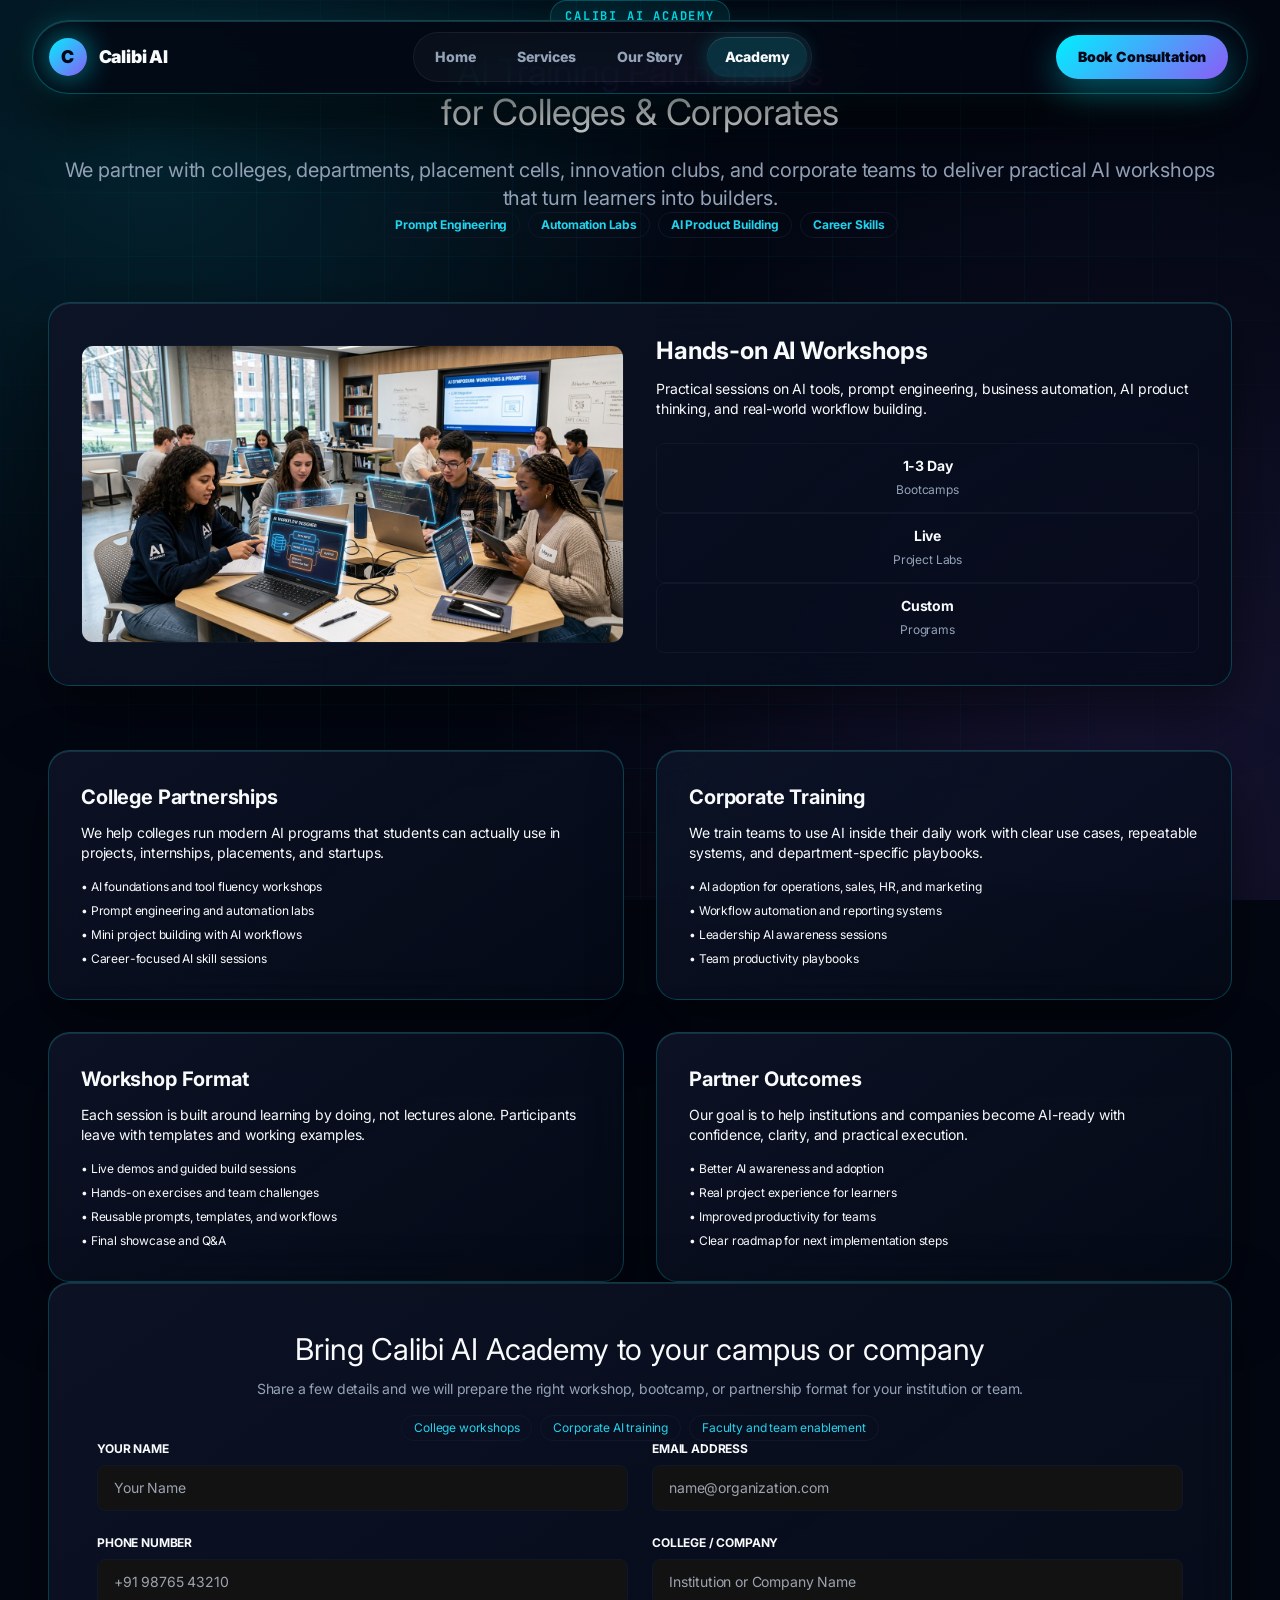
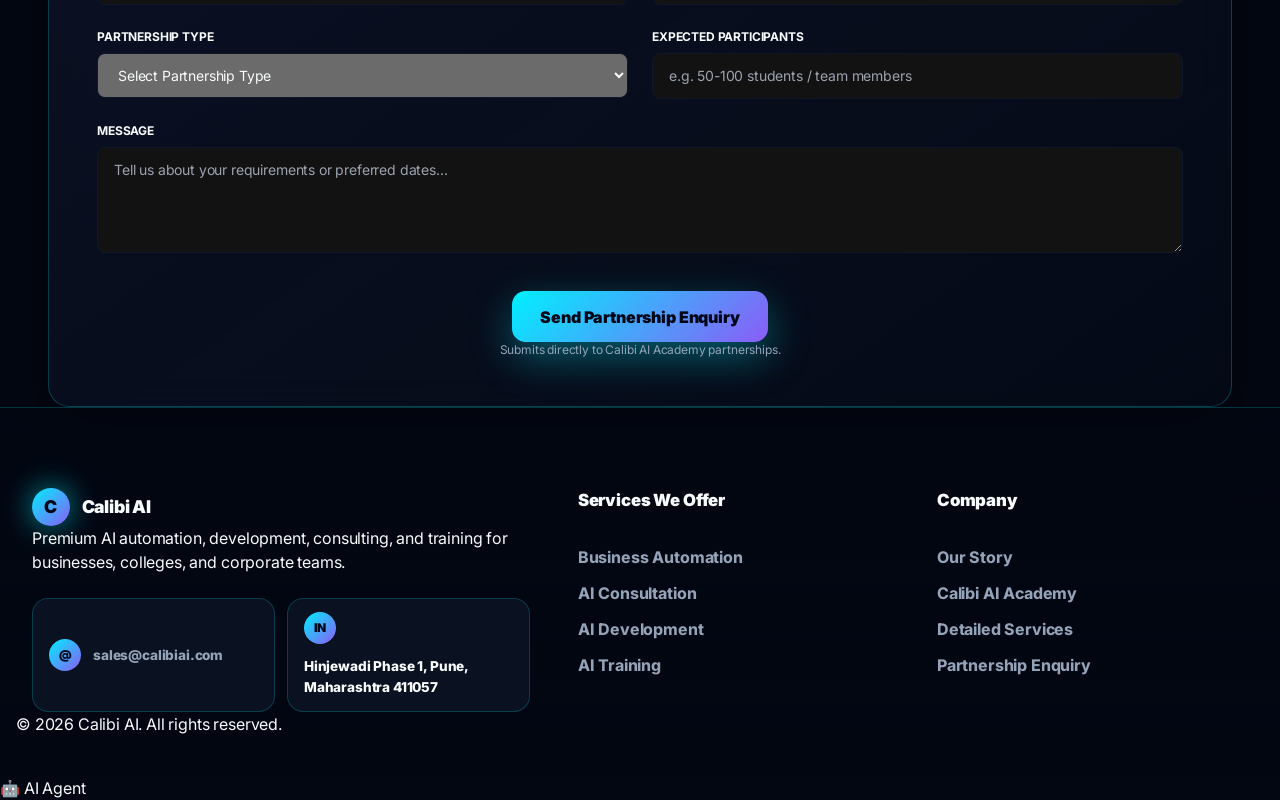
<file: academy.html>
<!DOCTYPE html>
<html lang="en" class="dark">
<head>
  <meta charset="utf-8">
  <meta name="viewport" content="width=device-width, initial-scale=1">
  <title>Calibi AI Academy - AI Training & Workshops</title>
  <meta name="description" content="Calibi AI Academy partners with colleges, departments, placement cells, and corporate teams to deliver practical AI workshops.">
  <link rel="preconnect" href="https://fonts.googleapis.com">
  <link href="https://fonts.googleapis.com/css2?family=Inter:wght@400;500;600;700;800;900&family=JetBrains+Mono:wght@400;500;700&family=Space+Grotesk:wght@600;700&display=swap" rel="stylesheet">
  <link rel="stylesheet" href="assets/static/css/d132e0e0f64cbb86.css">
  <link rel="stylesheet" href="custom-ui.css?v=20260501d">
  <link rel="stylesheet" href="mobile-responsive.css?v=20260501d">
  <link rel="icon" href="favicon.ico">
</head>
<body class="calibi-redesign-body">

  <header class="calibi-site-header">
    <a class="calibi-brand" href="index.html">
      <span class="calibi-brand-mark">C</span>
      <span>Calibi AI</span>
    </a>
    <nav class="calibi-nav" aria-label="Main navigation">
      <a href="index.html">Home</a>
      <a href="services.html">Services</a>
      <a href="story.html">Our Story</a>
      <a href="academy.html" class="is-active">Academy</a>
    </nav>
    <a class="calibi-header-cta" href="https://calendly.com/prajwalen100/30min" target="_blank" rel="noopener noreferrer">Book Consultation</a>
  </header>

  <main class="py-28 px-4 relative">
    <div class="container mx-auto max-w-5xl">
      <div class="text-center max-w-3xl mx-auto mb-16">
        <div class="calibi-section-eyebrow">Calibi AI Academy</div>
        <h1 class="text-4xl md:text-6xl font-extrabold mb-6">
          <span class="gradient-text">AI Training Partnerships</span><br>for Colleges &amp; Corporates
        </h1>
        <p class="text-xl text-muted-foreground leading-relaxed">
          We partner with colleges, departments, placement cells, innovation clubs, and corporate teams to deliver practical AI workshops that turn learners into builders.
        </p>
        <div class="flex flex-wrap justify-center gap-2 mt-6">
          <span class="px-3 py-1 bg-slate-800 border border-slate-700 rounded-full text-xs font-bold text-cyan-400">Prompt Engineering</span>
          <span class="px-3 py-1 bg-slate-800 border border-slate-700 rounded-full text-xs font-bold text-cyan-400">Automation Labs</span>
          <span class="px-3 py-1 bg-slate-800 border border-slate-700 rounded-full text-xs font-bold text-cyan-400">AI Product Building</span>
          <span class="px-3 py-1 bg-slate-800 border border-slate-700 rounded-full text-xs font-bold text-cyan-400">Career Skills</span>
        </div>
      </div>

      <div class="glass-card p-8 md:p-10 mb-16 flex flex-col md:flex-row items-center gap-8">
        <div class="flex-1">
          <img src="assets/images/academy-workshop.jpg" alt="Academy Workshop" class="rounded-xl border border-slate-800 shadow-xl w-full h-64 object-cover">
        </div>
        <div class="flex-1">
          <h2 class="text-2xl font-bold mb-3 text-slate-100">Hands-on AI Workshops</h2>
          <p class="text-slate-300 text-sm leading-relaxed mb-6">Practical sessions on AI tools, prompt engineering, business automation, AI product thinking, and real-world workflow building.</p>
          <div class="grid grid-cols-3 gap-3 text-center">
            <div class="bg-slate-900/60 p-3 rounded-lg border border-slate-800">
              <strong class="block text-slate-100 text-sm">1-3 Day</strong>
              <span class="text-xs text-muted-foreground">Bootcamps</span>
            </div>
            <div class="bg-slate-900/60 p-3 rounded-lg border border-slate-800">
              <strong class="block text-slate-100 text-sm">Live</strong>
              <span class="text-xs text-muted-foreground">Project Labs</span>
            </div>
            <div class="bg-slate-900/60 p-3 rounded-lg border border-slate-800">
              <strong class="block text-slate-100 text-sm">Custom</strong>
              <span class="text-xs text-muted-foreground">Programs</span>
            </div>
          </div>
        </div>
      </div>

      <div class="grid md:grid-cols-2 gap-8 mb-20">
        <div class="glass-card p-8">
          <h3 class="text-xl font-bold mb-3 text-slate-100">College Partnerships</h3>
          <p class="text-slate-300 text-sm mb-4 leading-relaxed">We help colleges run modern AI programs that students can actually use in projects, internships, placements, and startups.</p>
          <ul class="space-y-2 text-xs text-slate-300">
            <li>• AI foundations and tool fluency workshops</li>
            <li>• Prompt engineering and automation labs</li>
            <li>• Mini project building with AI workflows</li>
            <li>• Career-focused AI skill sessions</li>
          </ul>
        </div>

        <div class="glass-card p-8">
          <h3 class="text-xl font-bold mb-3 text-slate-100">Corporate Training</h3>
          <p class="text-slate-300 text-sm mb-4 leading-relaxed">We train teams to use AI inside their daily work with clear use cases, repeatable systems, and department-specific playbooks.</p>
          <ul class="space-y-2 text-xs text-slate-300">
            <li>• AI adoption for operations, sales, HR, and marketing</li>
            <li>• Workflow automation and reporting systems</li>
            <li>• Leadership AI awareness sessions</li>
            <li>• Team productivity playbooks</li>
          </ul>
        </div>

        <div class="glass-card p-8">
          <h3 class="text-xl font-bold mb-3 text-slate-100">Workshop Format</h3>
          <p class="text-slate-300 text-sm mb-4 leading-relaxed">Each session is built around learning by doing, not lectures alone. Participants leave with templates and working examples.</p>
          <ul class="space-y-2 text-xs text-slate-300">
            <li>• Live demos and guided build sessions</li>
            <li>• Hands-on exercises and team challenges</li>
            <li>• Reusable prompts, templates, and workflows</li>
            <li>• Final showcase and Q&amp;A</li>
          </ul>
        </div>

        <div class="glass-card p-8">
          <h3 class="text-xl font-bold mb-3 text-slate-100">Partner Outcomes</h3>
          <p class="text-slate-300 text-sm mb-4 leading-relaxed">Our goal is to help institutions and companies become AI-ready with confidence, clarity, and practical execution.</p>
          <ul class="space-y-2 text-xs text-slate-300">
            <li>• Better AI awareness and adoption</li>
            <li>• Real project experience for learners</li>
            <li>• Improved productivity for teams</li>
            <li>• Clear roadmap for next implementation steps</li>
          </ul>
        </div>
      </div>

      <section id="academy-contact" class="glass-card p-8 md:p-12 max-w-4xl mx-auto">
        <div class="text-center mb-10">
          <h2 class="text-3xl font-extrabold mb-3 text-slate-100">Bring Calibi AI Academy to your campus or company</h2>
          <p class="text-muted-foreground text-sm max-w-xl mx-auto mb-4">Share a few details and we will prepare the right workshop, bootcamp, or partnership format for your institution or team.</p>
          <div class="flex flex-wrap justify-center gap-2">
            <span class="px-3 py-1 bg-slate-900 border border-slate-800 rounded-full text-xs text-cyan-400">College workshops</span>
            <span class="px-3 py-1 bg-slate-900 border border-slate-800 rounded-full text-xs text-cyan-400">Corporate AI training</span>
            <span class="px-3 py-1 bg-slate-900 border border-slate-800 rounded-full text-xs text-cyan-400">Faculty and team enablement</span>
          </div>
        </div>

        <form class="space-y-6" onsubmit="return false;">
          <div class="grid md:grid-cols-2 gap-6">
            <div>
              <label class="block text-xs font-bold text-slate-300 uppercase tracking-wider mb-2" for="af-name">Your Name</label>
              <input id="af-name" type="text" name="name" placeholder="Your Name" required class="w-full bg-slate-900/80 border border-slate-800 rounded-lg px-4 py-3 text-sm text-slate-200 focus:outline-none focus:border-cyan-400" />
            </div>
            <div>
              <label class="block text-xs font-bold text-slate-300 uppercase tracking-wider mb-2" for="af-email">Email Address</label>
              <input id="af-email" type="email" name="email" placeholder="name@organization.com" required class="w-full bg-slate-900/80 border border-slate-800 rounded-lg px-4 py-3 text-sm text-slate-200 focus:outline-none focus:border-cyan-400" />
            </div>
          </div>
          <div class="grid md:grid-cols-2 gap-6">
            <div>
              <label class="block text-xs font-bold text-slate-300 uppercase tracking-wider mb-2" for="af-phone">Phone Number</label>
              <input id="af-phone" type="tel" name="phone" placeholder="+91 98765 43210" required class="w-full bg-slate-900/80 border border-slate-800 rounded-lg px-4 py-3 text-sm text-slate-200 focus:outline-none focus:border-cyan-400" />
            </div>
            <div>
              <label class="block text-xs font-bold text-slate-300 uppercase tracking-wider mb-2" for="af-org">College / Company</label>
              <input id="af-org" type="text" name="organization" placeholder="Institution or Company Name" required class="w-full bg-slate-900/80 border border-slate-800 rounded-lg px-4 py-3 text-sm text-slate-200 focus:outline-none focus:border-cyan-400" />
            </div>
          </div>
          <div class="grid md:grid-cols-2 gap-6">
            <div>
              <label class="block text-xs font-bold text-slate-300 uppercase tracking-wider mb-2" for="af-type">Partnership Type</label>
              <select id="af-type" name="type" required class="w-full bg-slate-900/80 border border-slate-800 rounded-lg px-4 py-3 text-sm text-slate-200 focus:outline-none focus:border-cyan-400">
                <option value="">Select Partnership Type</option>
                <option value="College AI Workshop">College AI Workshop</option>
                <option value="Corporate AI Training">Corporate AI Training</option>
                <option value="Bootcamp Partnership">Bootcamp Partnership</option>
                <option value="Custom AI Program">Custom AI Program</option>
              </select>
            </div>
            <div>
              <label class="block text-xs font-bold text-slate-300 uppercase tracking-wider mb-2" for="af-participants">Expected Participants</label>
              <input id="af-participants" type="text" name="participants" placeholder="e.g. 50-100 students / team members" required class="w-full bg-slate-900/80 border border-slate-800 rounded-lg px-4 py-3 text-sm text-slate-200 focus:outline-none focus:border-cyan-400" />
            </div>
          </div>
          <div>
            <label class="block text-xs font-bold text-slate-300 uppercase tracking-wider mb-2" for="af-message">Message</label>
            <textarea id="af-message" name="message" rows="4" placeholder="Tell us about your requirements or preferred dates..." class="w-full bg-slate-900/80 border border-slate-800 rounded-lg px-4 py-3 text-sm text-slate-200 focus:outline-none focus:border-cyan-400"></textarea>
          </div>
          <div class="text-center pt-2">
            <button type="submit" class="btn btn-primary calibi-btn-glow w-full md:w-auto px-12 py-4 text-base">Send Partnership Enquiry</button>
            <p class="text-xs text-muted-foreground mt-3">Submits directly to Calibi AI Academy partnerships.</p>
          </div>
        </form>
      </section>
    </div>
  </main>

  <footer class="calibi-site-footer">
    <div class="container mx-auto max-w-7xl px-4">
      <div class="calibi-footer-inner">
        <div class="calibi-footer-brand">
          <a class="calibi-brand" href="index.html">
            <span class="calibi-brand-mark">C</span>
            <span>Calibi AI</span>
          </a>
          <p class="text-slate-400 text-sm mt-3 leading-relaxed">
            Premium AI automation, development, consulting, and training for businesses, colleges, and corporate teams.
          </p>
          <div class="calibi-footer-contact mt-4">
            <a class="calibi-contact-pill" href="mailto:sales@calibiai.com">
              <span>@</span>
              <strong>sales@calibiai.com</strong>
            </a>
            <div class="calibi-contact-pill">
              <span>IN</span>
              <strong>Hinjewadi Phase 1, Pune, Maharashtra 411057</strong>
            </div>
          </div>
        </div>
        <div>
          <h3>Services We Offer</h3>
          <a href="services.html">Business Automation</a>
          <a href="services.html">AI Consultation</a>
          <a href="services.html">AI Development</a>
          <a href="academy.html">AI Training</a>
        </div>
        <div>
          <h3>Company</h3>
          <a href="story.html">Our Story</a>
          <a href="academy.html">Calibi AI Academy</a>
          <a href="services.html">Detailed Services</a>
          <a href="academy.html#academy-contact">Partnership Enquiry</a>
        </div>
      </div>
      <div class="calibi-footer-bottom mt-12 pt-6 border-t border-slate-800 text-xs text-muted-foreground flex justify-between flex-wrap gap-4">
        <span>© 2026 Calibi AI. All rights reserved.</span>
        <span>Hinjewadi Phase 1, Pune, Maharashtra 411057</span>
      </div>
    </div>
  </footer>

  <script src="ui-enhancements.js?v=20260501d" defer></script>
</body>
</html>
</file>
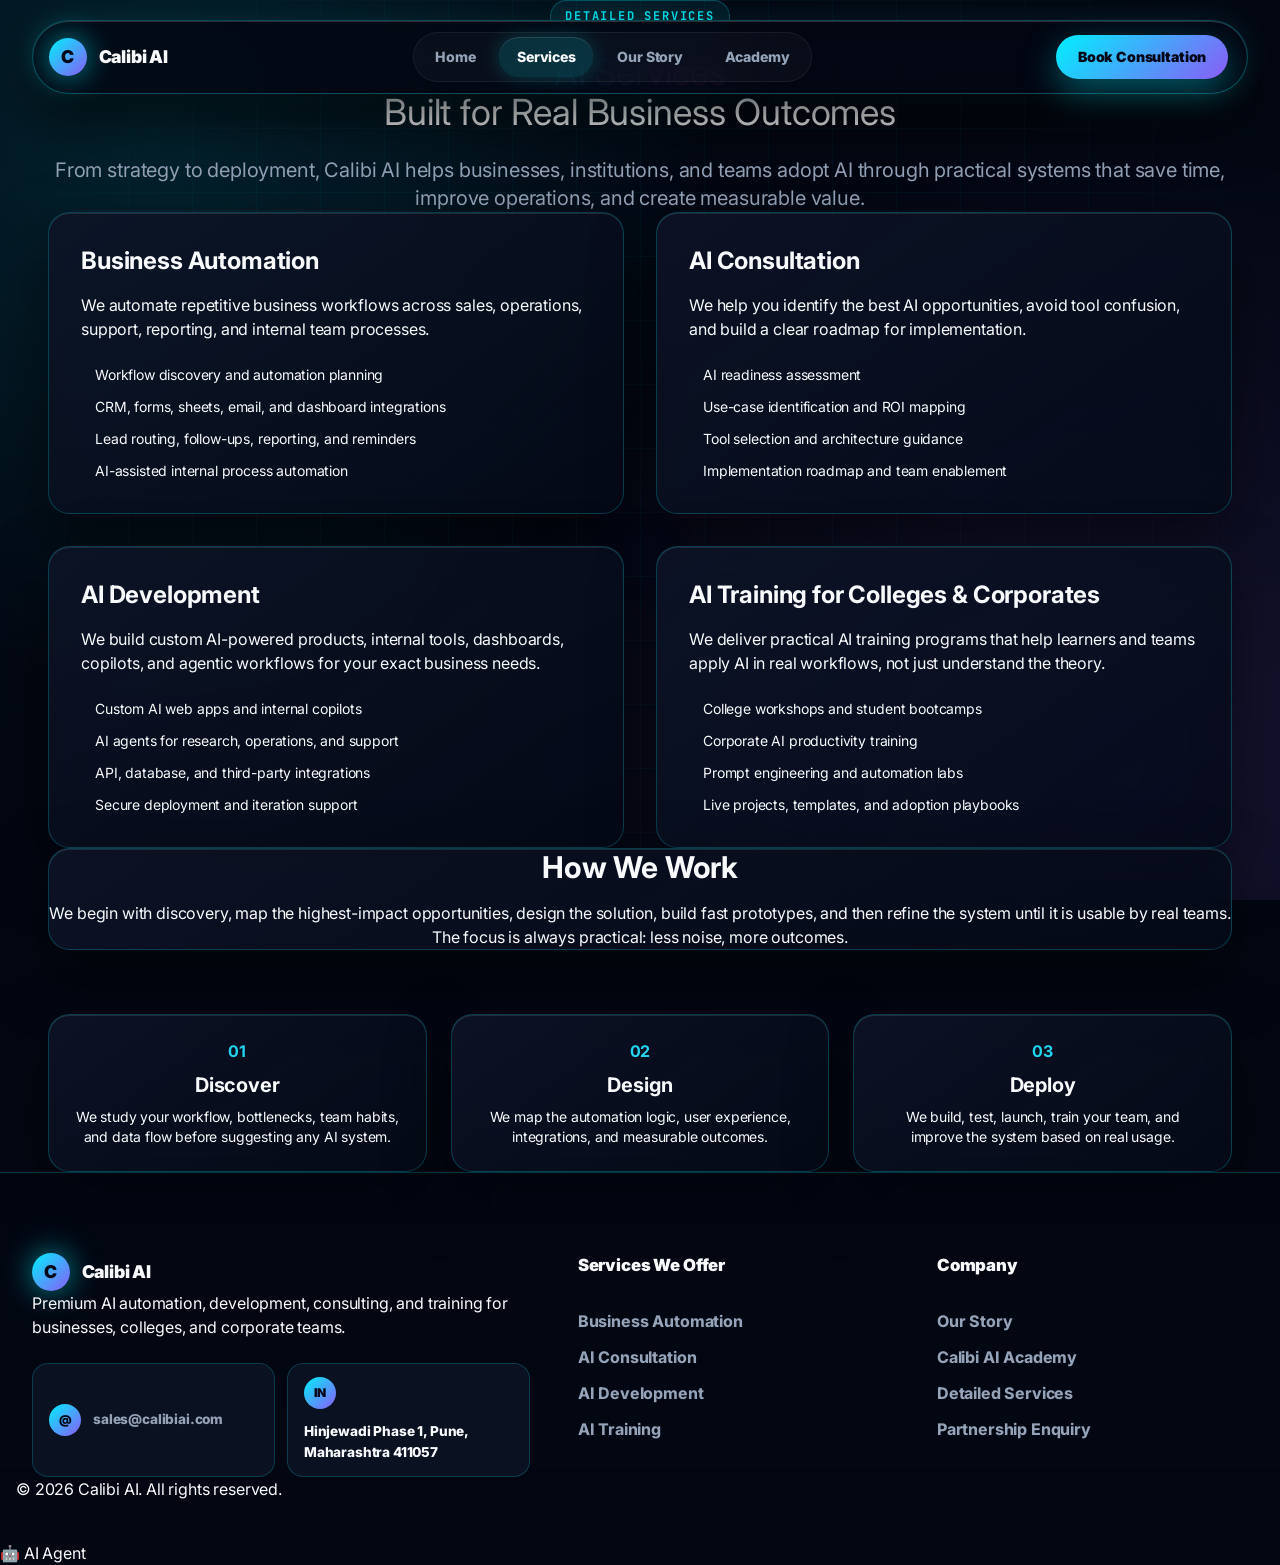
<file: services.html>
<!DOCTYPE html>
<html lang="en" class="dark">
<head>
  <meta charset="utf-8">
  <meta name="viewport" content="width=device-width, initial-scale=1">
  <title>Calibi AI Services - Automation, Consulting, Development & Training</title>
  <meta name="description" content="Detailed Calibi AI services: Business Automation, AI Consultation, AI Development, and AI Training for colleges and corporates.">
  <link rel="preconnect" href="https://fonts.googleapis.com">
  <link href="https://fonts.googleapis.com/css2?family=Inter:wght@400;500;600;700;800;900&family=JetBrains+Mono:wght@400;500;700&family=Space+Grotesk:wght@600;700&display=swap" rel="stylesheet">
  <link rel="stylesheet" href="assets/static/css/d132e0e0f64cbb86.css">
  <link rel="stylesheet" href="custom-ui.css?v=20260501d">
  <link rel="stylesheet" href="mobile-responsive.css?v=20260501d">
  <link rel="icon" href="favicon.ico">
</head>
<body class="calibi-redesign-body">

  <header class="calibi-site-header">
    <a class="calibi-brand" href="index.html">
      <span class="calibi-brand-mark">C</span>
      <span>Calibi AI</span>
    </a>
    <nav class="calibi-nav" aria-label="Main navigation">
      <a href="index.html">Home</a>
      <a href="services.html" class="is-active">Services</a>
      <a href="story.html">Our Story</a>
      <a href="academy.html">Academy</a>
    </nav>
    <a class="calibi-header-cta" href="https://calendly.com/prajwalen100/30min" target="_blank" rel="noopener noreferrer">Book Consultation</a>
  </header>

  <main class="py-28 px-4 relative">
    <div class="container mx-auto max-w-6xl">
      <div class="text-center max-w-3xl mx-auto mb-20">
        <div class="calibi-section-eyebrow">Detailed Services</div>
        <h1 class="text-4xl md:text-6xl font-extrabold mb-6">
          <span class="gradient-text">AI Services</span><br>Built for Real Business Outcomes
        </h1>
        <p class="text-xl text-muted-foreground leading-relaxed">
          From strategy to deployment, Calibi AI helps businesses, institutions, and teams adopt AI through practical systems that save time, improve operations, and create measurable value.
        </p>
      </div>

      <div class="grid md:grid-cols-2 gap-8 mb-20">
        <div class="glass-card p-8">
          <h2 class="text-2xl font-bold mb-4 text-slate-100">Business Automation</h2>
          <p class="text-slate-300 mb-6 leading-relaxed">We automate repetitive business workflows across sales, operations, support, reporting, and internal team processes.</p>
          <ul class="space-y-3 text-slate-300 text-sm">
            <li class="flex items-start gap-2"><span class="w-1.5 h-1.5 rounded-full bg-cyan-400 mt-2"></span>Workflow discovery and automation planning</li>
            <li class="flex items-start gap-2"><span class="w-1.5 h-1.5 rounded-full bg-cyan-400 mt-2"></span>CRM, forms, sheets, email, and dashboard integrations</li>
            <li class="flex items-start gap-2"><span class="w-1.5 h-1.5 rounded-full bg-cyan-400 mt-2"></span>Lead routing, follow-ups, reporting, and reminders</li>
            <li class="flex items-start gap-2"><span class="w-1.5 h-1.5 rounded-full bg-cyan-400 mt-2"></span>AI-assisted internal process automation</li>
          </ul>
        </div>

        <div class="glass-card p-8">
          <h2 class="text-2xl font-bold mb-4 text-slate-100">AI Consultation</h2>
          <p class="text-slate-300 mb-6 leading-relaxed">We help you identify the best AI opportunities, avoid tool confusion, and build a clear roadmap for implementation.</p>
          <ul class="space-y-3 text-slate-300 text-sm">
            <li class="flex items-start gap-2"><span class="w-1.5 h-1.5 rounded-full bg-cyan-400 mt-2"></span>AI readiness assessment</li>
            <li class="flex items-start gap-2"><span class="w-1.5 h-1.5 rounded-full bg-cyan-400 mt-2"></span>Use-case identification and ROI mapping</li>
            <li class="flex items-start gap-2"><span class="w-1.5 h-1.5 rounded-full bg-cyan-400 mt-2"></span>Tool selection and architecture guidance</li>
            <li class="flex items-start gap-2"><span class="w-1.5 h-1.5 rounded-full bg-cyan-400 mt-2"></span>Implementation roadmap and team enablement</li>
          </ul>
        </div>

        <div class="glass-card p-8">
          <h2 class="text-2xl font-bold mb-4 text-slate-100">AI Development</h2>
          <p class="text-slate-300 mb-6 leading-relaxed">We build custom AI-powered products, internal tools, dashboards, copilots, and agentic workflows for your exact business needs.</p>
          <ul class="space-y-3 text-slate-300 text-sm">
            <li class="flex items-start gap-2"><span class="w-1.5 h-1.5 rounded-full bg-cyan-400 mt-2"></span>Custom AI web apps and internal copilots</li>
            <li class="flex items-start gap-2"><span class="w-1.5 h-1.5 rounded-full bg-cyan-400 mt-2"></span>AI agents for research, operations, and support</li>
            <li class="flex items-start gap-2"><span class="w-1.5 h-1.5 rounded-full bg-cyan-400 mt-2"></span>API, database, and third-party integrations</li>
            <li class="flex items-start gap-2"><span class="w-1.5 h-1.5 rounded-full bg-cyan-400 mt-2"></span>Secure deployment and iteration support</li>
          </ul>
        </div>

        <div class="glass-card p-8">
          <h2 class="text-2xl font-bold mb-4 text-slate-100">AI Training for Colleges & Corporates</h2>
          <p class="text-slate-300 mb-6 leading-relaxed">We deliver practical AI training programs that help learners and teams apply AI in real workflows, not just understand the theory.</p>
          <ul class="space-y-3 text-slate-300 text-sm">
            <li class="flex items-start gap-2"><span class="w-1.5 h-1.5 rounded-full bg-cyan-400 mt-2"></span>College workshops and student bootcamps</li>
            <li class="flex items-start gap-2"><span class="w-1.5 h-1.5 rounded-full bg-cyan-400 mt-2"></span>Corporate AI productivity training</li>
            <li class="flex items-start gap-2"><span class="w-1.5 h-1.5 rounded-full bg-cyan-400 mt-2"></span>Prompt engineering and automation labs</li>
            <li class="flex items-start gap-2"><span class="w-1.5 h-1.5 rounded-full bg-cyan-400 mt-2"></span>Live projects, templates, and adoption playbooks</li>
          </ul>
        </div>
      </div>

      <div class="glass-card p-10 mb-16 text-center max-w-4xl mx-auto">
        <h2 class="text-3xl font-bold mb-4 text-slate-100">How We Work</h2>
        <p class="text-slate-300 leading-relaxed max-w-2xl mx-auto">
          We begin with discovery, map the highest-impact opportunities, design the solution, build fast prototypes, and then refine the system until it is usable by real teams. The focus is always practical: less noise, more outcomes.
        </p>
      </div>

      <div class="grid md:grid-cols-3 gap-6 max-w-4xl mx-auto">
        <div class="glass-card p-6 text-center">
          <div class="text-cyan-400 font-bold mb-2">01</div>
          <h3 class="text-xl font-bold mb-2 text-slate-100">Discover</h3>
          <p class="text-sm text-slate-300">We study your workflow, bottlenecks, team habits, and data flow before suggesting any AI system.</p>
        </div>
        <div class="glass-card p-6 text-center">
          <div class="text-cyan-400 font-bold mb-2">02</div>
          <h3 class="text-xl font-bold mb-2 text-slate-100">Design</h3>
          <p class="text-sm text-slate-300">We map the automation logic, user experience, integrations, and measurable outcomes.</p>
        </div>
        <div class="glass-card p-6 text-center">
          <div class="text-cyan-400 font-bold mb-2">03</div>
          <h3 class="text-xl font-bold mb-2 text-slate-100">Deploy</h3>
          <p class="text-sm text-slate-300">We build, test, launch, train your team, and improve the system based on real usage.</p>
        </div>
      </div>
    </div>
  </main>

  <footer class="calibi-site-footer">
    <div class="container mx-auto max-w-7xl px-4">
      <div class="calibi-footer-inner">
        <div class="calibi-footer-brand">
          <a class="calibi-brand" href="index.html">
            <span class="calibi-brand-mark">C</span>
            <span>Calibi AI</span>
          </a>
          <p class="text-slate-400 text-sm mt-3 leading-relaxed">
            Premium AI automation, development, consulting, and training for businesses, colleges, and corporate teams.
          </p>
          <div class="calibi-footer-contact mt-4">
            <a class="calibi-contact-pill" href="mailto:sales@calibiai.com">
              <span>@</span>
              <strong>sales@calibiai.com</strong>
            </a>
            <div class="calibi-contact-pill">
              <span>IN</span>
              <strong>Hinjewadi Phase 1, Pune, Maharashtra 411057</strong>
            </div>
          </div>
        </div>
        <div>
          <h3>Services We Offer</h3>
          <a href="services.html">Business Automation</a>
          <a href="services.html">AI Consultation</a>
          <a href="services.html">AI Development</a>
          <a href="academy.html">AI Training</a>
        </div>
        <div>
          <h3>Company</h3>
          <a href="story.html">Our Story</a>
          <a href="academy.html">Calibi AI Academy</a>
          <a href="services.html">Detailed Services</a>
          <a href="academy.html#academy-contact">Partnership Enquiry</a>
        </div>
      </div>
      <div class="calibi-footer-bottom mt-12 pt-6 border-t border-slate-800 text-xs text-muted-foreground flex justify-between flex-wrap gap-4">
        <span>© 2026 Calibi AI. All rights reserved.</span>
        <span>Hinjewadi Phase 1, Pune, Maharashtra 411057</span>
      </div>
    </div>
  </footer>

  <script src="ui-enhancements.js?v=20260501d" defer></script>
</body>
</html>
</file>
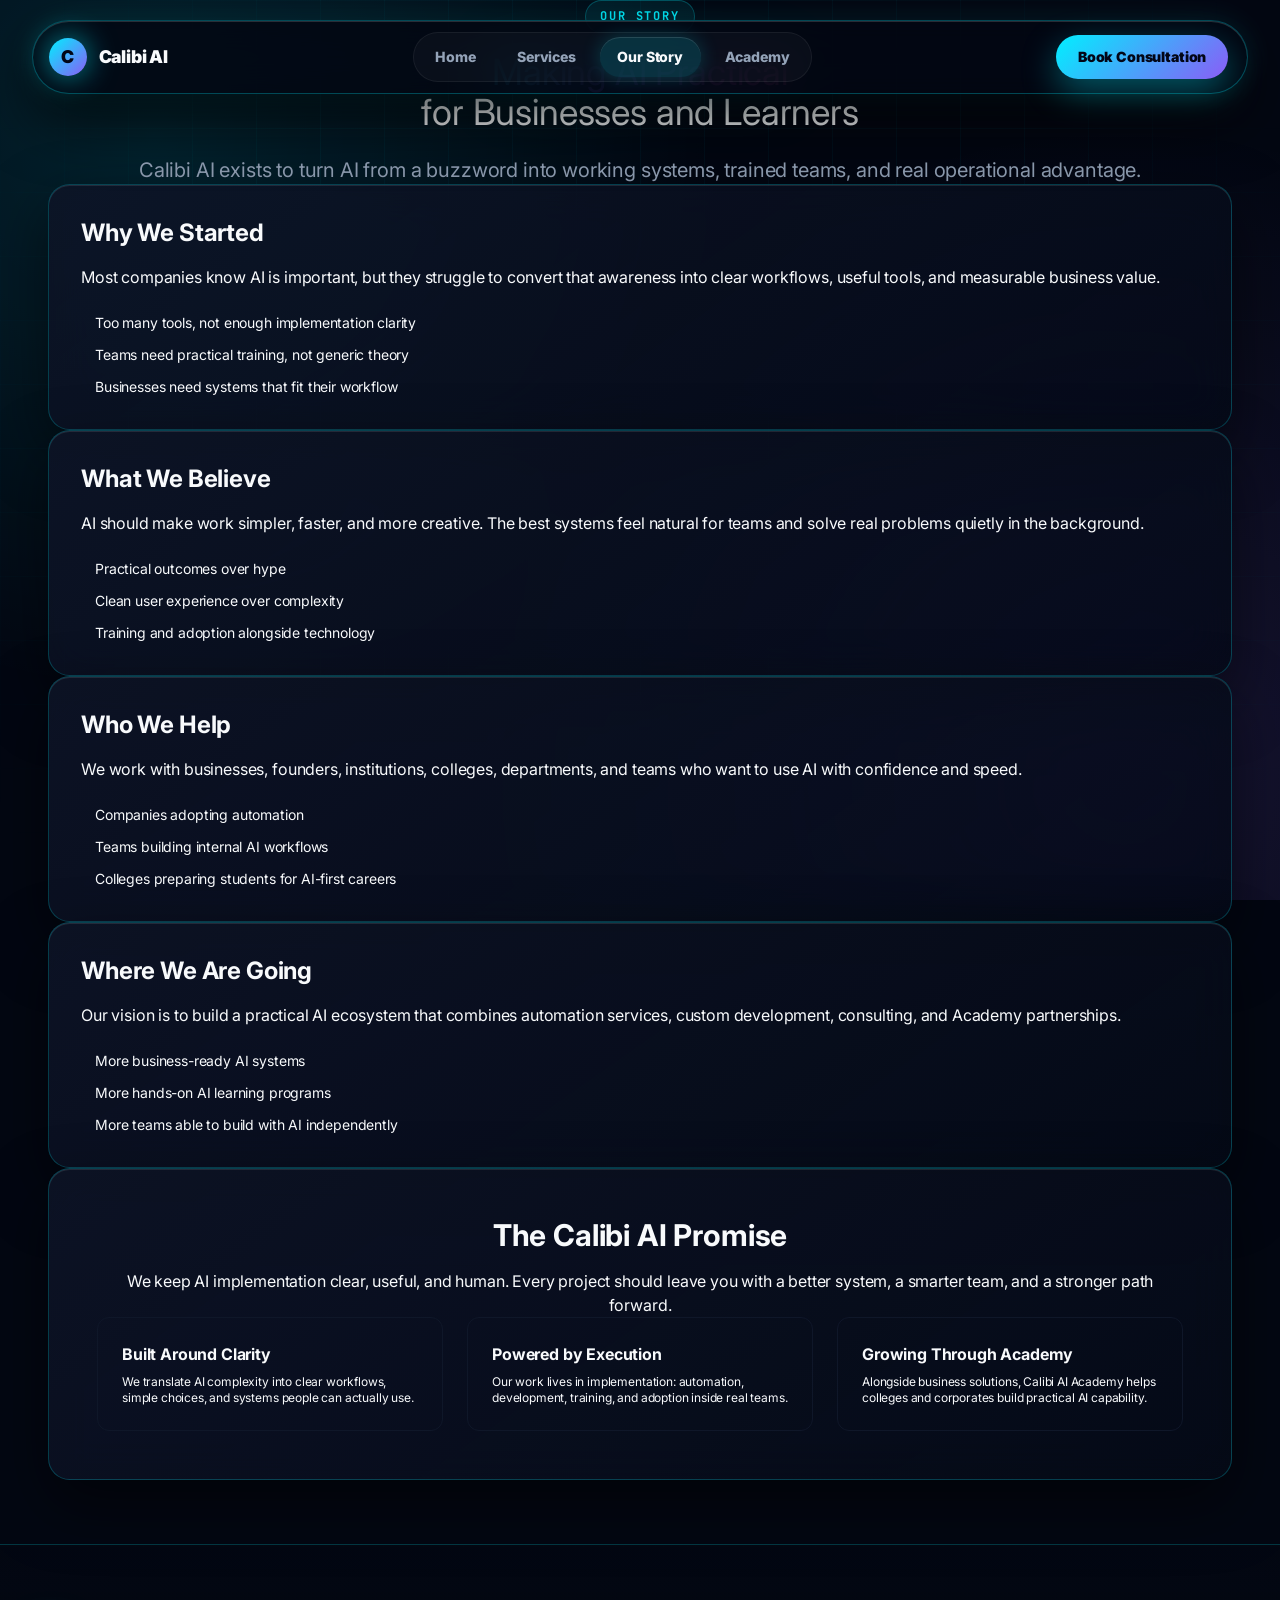
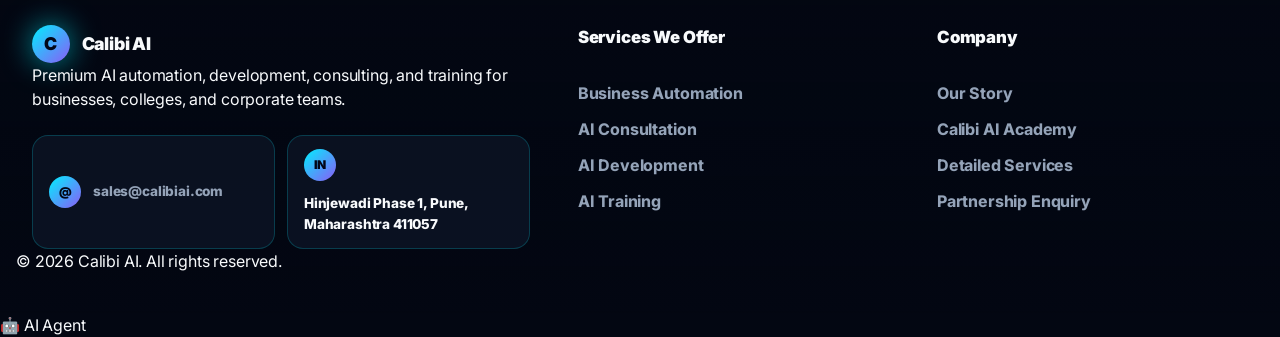
<file: story.html>
<!DOCTYPE html>
<html lang="en" class="dark">
<head>
  <meta charset="utf-8">
  <meta name="viewport" content="width=device-width, initial-scale=1">
  <title>Our Story - Calibi AI</title>
  <meta name="description" content="Discover the story and mission behind Calibi AI — making AI practical for businesses and learners.">
  <link rel="preconnect" href="https://fonts.googleapis.com">
  <link href="https://fonts.googleapis.com/css2?family=Inter:wght@400;500;600;700;800;900&family=JetBrains+Mono:wght@400;500;700&family=Space+Grotesk:wght@600;700&display=swap" rel="stylesheet">
  <link rel="stylesheet" href="assets/static/css/d132e0e0f64cbb86.css">
  <link rel="stylesheet" href="custom-ui.css?v=20260501d">
  <link rel="stylesheet" href="mobile-responsive.css?v=20260501d">
  <link rel="icon" href="favicon.ico">
</head>
<body class="calibi-redesign-body">

  <header class="calibi-site-header">
    <a class="calibi-brand" href="index.html">
      <span class="calibi-brand-mark">C</span>
      <span>Calibi AI</span>
    </a>
    <nav class="calibi-nav" aria-label="Main navigation">
      <a href="index.html">Home</a>
      <a href="services.html">Services</a>
      <a href="story.html" class="is-active">Our Story</a>
      <a href="academy.html">Academy</a>
    </nav>
    <a class="calibi-header-cta" href="https://calendly.com/prajwalen100/30min" target="_blank" rel="noopener noreferrer">Book Consultation</a>
  </header>

  <main class="py-28 px-4 relative">
    <div class="container mx-auto max-w-5xl">
      <div class="text-center max-w-3xl mx-auto mb-20">
        <div class="calibi-section-eyebrow">Our Story</div>
        <h1 class="text-4xl md:text-6xl font-extrabold mb-6">
          <span class="gradient-text">Making AI Practical</span><br>for Businesses and Learners
        </h1>
        <p class="text-xl text-muted-foreground leading-relaxed">
          Calibi AI exists to turn AI from a buzzword into working systems, trained teams, and real operational advantage.
        </p>
      </div>

      <div class="space-y-8 mb-20">
        <div class="glass-card p-8 md:p-10">
          <h2 class="text-2xl font-bold mb-4 text-slate-100">Why We Started</h2>
          <p class="text-slate-300 mb-6 leading-relaxed">Most companies know AI is important, but they struggle to convert that awareness into clear workflows, useful tools, and measurable business value.</p>
          <ul class="space-y-3 text-slate-300 text-sm">
            <li class="flex items-start gap-2"><span class="w-1.5 h-1.5 rounded-full bg-cyan-400 mt-2"></span>Too many tools, not enough implementation clarity</li>
            <li class="flex items-start gap-2"><span class="w-1.5 h-1.5 rounded-full bg-cyan-400 mt-2"></span>Teams need practical training, not generic theory</li>
            <li class="flex items-start gap-2"><span class="w-1.5 h-1.5 rounded-full bg-cyan-400 mt-2"></span>Businesses need systems that fit their workflow</li>
          </ul>
        </div>

        <div class="glass-card p-8 md:p-10">
          <h2 class="text-2xl font-bold mb-4 text-slate-100">What We Believe</h2>
          <p class="text-slate-300 mb-6 leading-relaxed">AI should make work simpler, faster, and more creative. The best systems feel natural for teams and solve real problems quietly in the background.</p>
          <ul class="space-y-3 text-slate-300 text-sm">
            <li class="flex items-start gap-2"><span class="w-1.5 h-1.5 rounded-full bg-cyan-400 mt-2"></span>Practical outcomes over hype</li>
            <li class="flex items-start gap-2"><span class="w-1.5 h-1.5 rounded-full bg-cyan-400 mt-2"></span>Clean user experience over complexity</li>
            <li class="flex items-start gap-2"><span class="w-1.5 h-1.5 rounded-full bg-cyan-400 mt-2"></span>Training and adoption alongside technology</li>
          </ul>
        </div>

        <div class="glass-card p-8 md:p-10">
          <h2 class="text-2xl font-bold mb-4 text-slate-100">Who We Help</h2>
          <p class="text-slate-300 mb-6 leading-relaxed">We work with businesses, founders, institutions, colleges, departments, and teams who want to use AI with confidence and speed.</p>
          <ul class="space-y-3 text-slate-300 text-sm">
            <li class="flex items-start gap-2"><span class="w-1.5 h-1.5 rounded-full bg-cyan-400 mt-2"></span>Companies adopting automation</li>
            <li class="flex items-start gap-2"><span class="w-1.5 h-1.5 rounded-full bg-cyan-400 mt-2"></span>Teams building internal AI workflows</li>
            <li class="flex items-start gap-2"><span class="w-1.5 h-1.5 rounded-full bg-cyan-400 mt-2"></span>Colleges preparing students for AI-first careers</li>
          </ul>
        </div>

        <div class="glass-card p-8 md:p-10">
          <h2 class="text-2xl font-bold mb-4 text-slate-100">Where We Are Going</h2>
          <p class="text-slate-300 mb-6 leading-relaxed">Our vision is to build a practical AI ecosystem that combines automation services, custom development, consulting, and Academy partnerships.</p>
          <ul class="space-y-3 text-slate-300 text-sm">
            <li class="flex items-start gap-2"><span class="w-1.5 h-1.5 rounded-full bg-cyan-400 mt-2"></span>More business-ready AI systems</li>
            <li class="flex items-start gap-2"><span class="w-1.5 h-1.5 rounded-full bg-cyan-400 mt-2"></span>More hands-on AI learning programs</li>
            <li class="flex items-start gap-2"><span class="w-1.5 h-1.5 rounded-full bg-cyan-400 mt-2"></span>More teams able to build with AI independently</li>
          </ul>
        </div>
      </div>

      <div class="glass-card p-10 md:p-12 text-center max-w-4xl mx-auto mb-16">
        <h2 class="text-3xl font-bold mb-4 text-slate-100">The Calibi AI Promise</h2>
        <p class="text-slate-300 leading-relaxed max-w-2xl mx-auto mb-10">
          We keep AI implementation clear, useful, and human. Every project should leave you with a better system, a smarter team, and a stronger path forward.
        </p>
        <div class="grid md:grid-cols-3 gap-6 text-left">
          <div class="bg-slate-900/60 p-6 rounded-xl border border-slate-800">
            <h3 class="font-bold text-slate-100 mb-2">Built Around Clarity</h3>
            <p class="text-xs text-slate-300 leading-relaxed">We translate AI complexity into clear workflows, simple choices, and systems people can actually use.</p>
          </div>
          <div class="bg-slate-900/60 p-6 rounded-xl border border-slate-800">
            <h3 class="font-bold text-slate-100 mb-2">Powered by Execution</h3>
            <p class="text-xs text-slate-300 leading-relaxed">Our work lives in implementation: automation, development, training, and adoption inside real teams.</p>
          </div>
          <div class="bg-slate-900/60 p-6 rounded-xl border border-slate-800">
            <h3 class="font-bold text-slate-100 mb-2">Growing Through Academy</h3>
            <p class="text-xs text-slate-300 leading-relaxed">Alongside business solutions, Calibi AI Academy helps colleges and corporates build practical AI capability.</p>
          </div>
        </div>
      </div>
    </div>
  </main>

  <footer class="calibi-site-footer">
    <div class="container mx-auto max-w-7xl px-4">
      <div class="calibi-footer-inner">
        <div class="calibi-footer-brand">
          <a class="calibi-brand" href="index.html">
            <span class="calibi-brand-mark">C</span>
            <span>Calibi AI</span>
          </a>
          <p class="text-slate-400 text-sm mt-3 leading-relaxed">
            Premium AI automation, development, consulting, and training for businesses, colleges, and corporate teams.
          </p>
          <div class="calibi-footer-contact mt-4">
            <a class="calibi-contact-pill" href="mailto:sales@calibiai.com">
              <span>@</span>
              <strong>sales@calibiai.com</strong>
            </a>
            <div class="calibi-contact-pill">
              <span>IN</span>
              <strong>Hinjewadi Phase 1, Pune, Maharashtra 411057</strong>
            </div>
          </div>
        </div>
        <div>
          <h3>Services We Offer</h3>
          <a href="services.html">Business Automation</a>
          <a href="services.html">AI Consultation</a>
          <a href="services.html">AI Development</a>
          <a href="academy.html">AI Training</a>
        </div>
        <div>
          <h3>Company</h3>
          <a href="story.html">Our Story</a>
          <a href="academy.html">Calibi AI Academy</a>
          <a href="services.html">Detailed Services</a>
          <a href="academy.html#academy-contact">Partnership Enquiry</a>
        </div>
      </div>
      <div class="calibi-footer-bottom mt-12 pt-6 border-t border-slate-800 text-xs text-muted-foreground flex justify-between flex-wrap gap-4">
        <span>© 2026 Calibi AI. All rights reserved.</span>
        <span>Hinjewadi Phase 1, Pune, Maharashtra 411057</span>
      </div>
    </div>
  </footer>

  <script src="ui-enhancements.js?v=20260501d" defer></script>
</body>
</html>
</file>
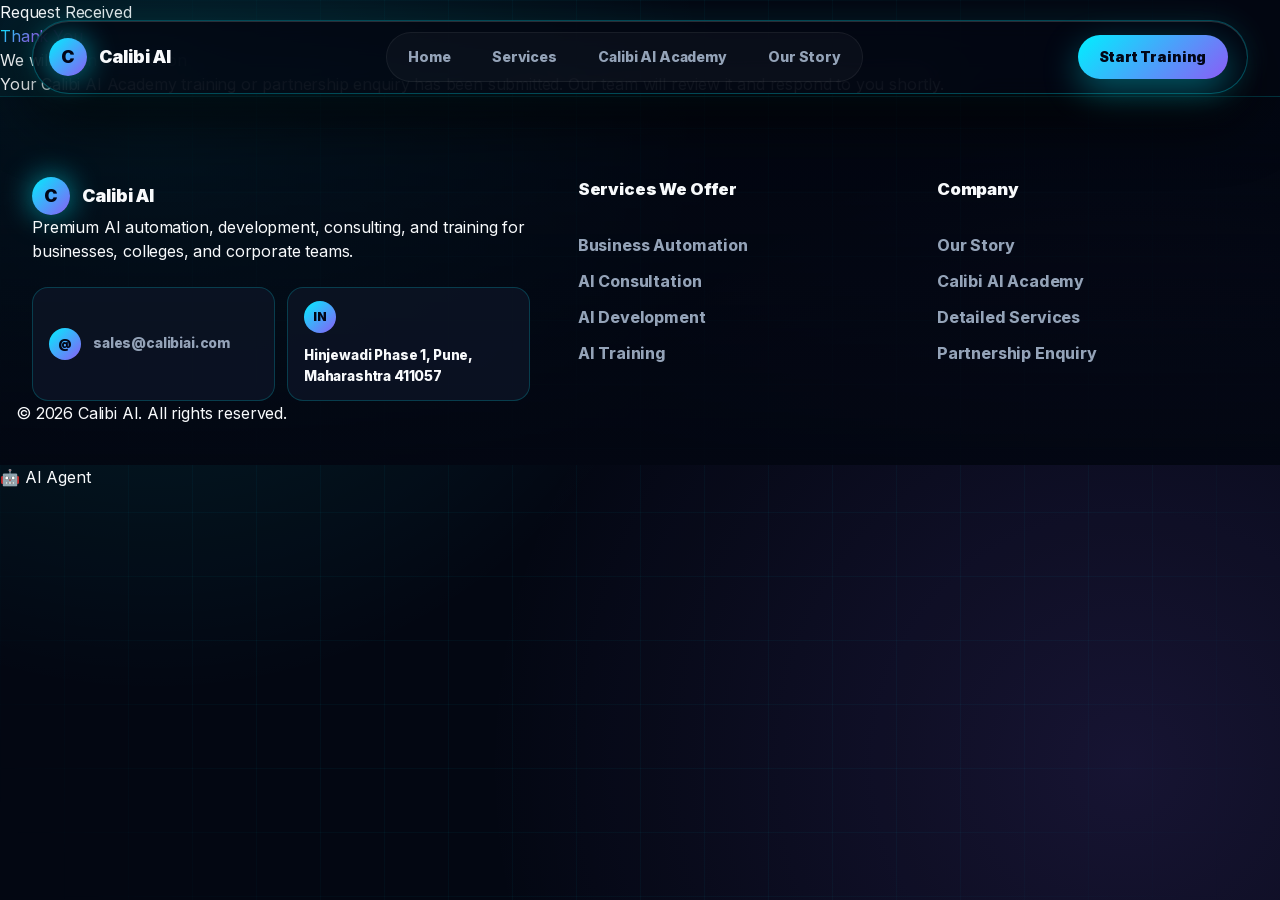
<file: thank-you.html>
<!DOCTYPE html>
<html lang="en" class="dark">
<head>
  <meta charset="utf-8">
  <meta name="viewport" content="width=device-width, initial-scale=1">
  <title>Thank You - Calibi AI</title>
  <meta name="description" content="Thank you for contacting Calibi AI Academy.">
  <link rel="stylesheet" href="assets/static/css/d132e0e0f64cbb86.css">
  <link rel="stylesheet" href="custom-ui.css?v=20260501d">
  <link rel="stylesheet" href="mobile-responsive.css?v=20260501d">
  <link rel="icon" href="favicon.ico">
</head>
<body class="__className_f367f3 calibi-page">
  <main class="calibi-page-main">
    <span class="calibi-page-orb one"></span>
    <span class="calibi-page-orb two"></span>
    <section class="calibi-page-hero">
      <div class="calibi-page-kicker">Request Received</div>
      <h1><span class="gradient-text">Thank You</span><br>We will get in touch soon</h1>
      <p>Your Calibi AI Academy training or partnership enquiry has been submitted. Our team will review it and respond to you shortly.</p>
    </section>
  </main>
  <script src="ui-enhancements.js?v=20260501d" defer></script>
</body>
</html>
</file>
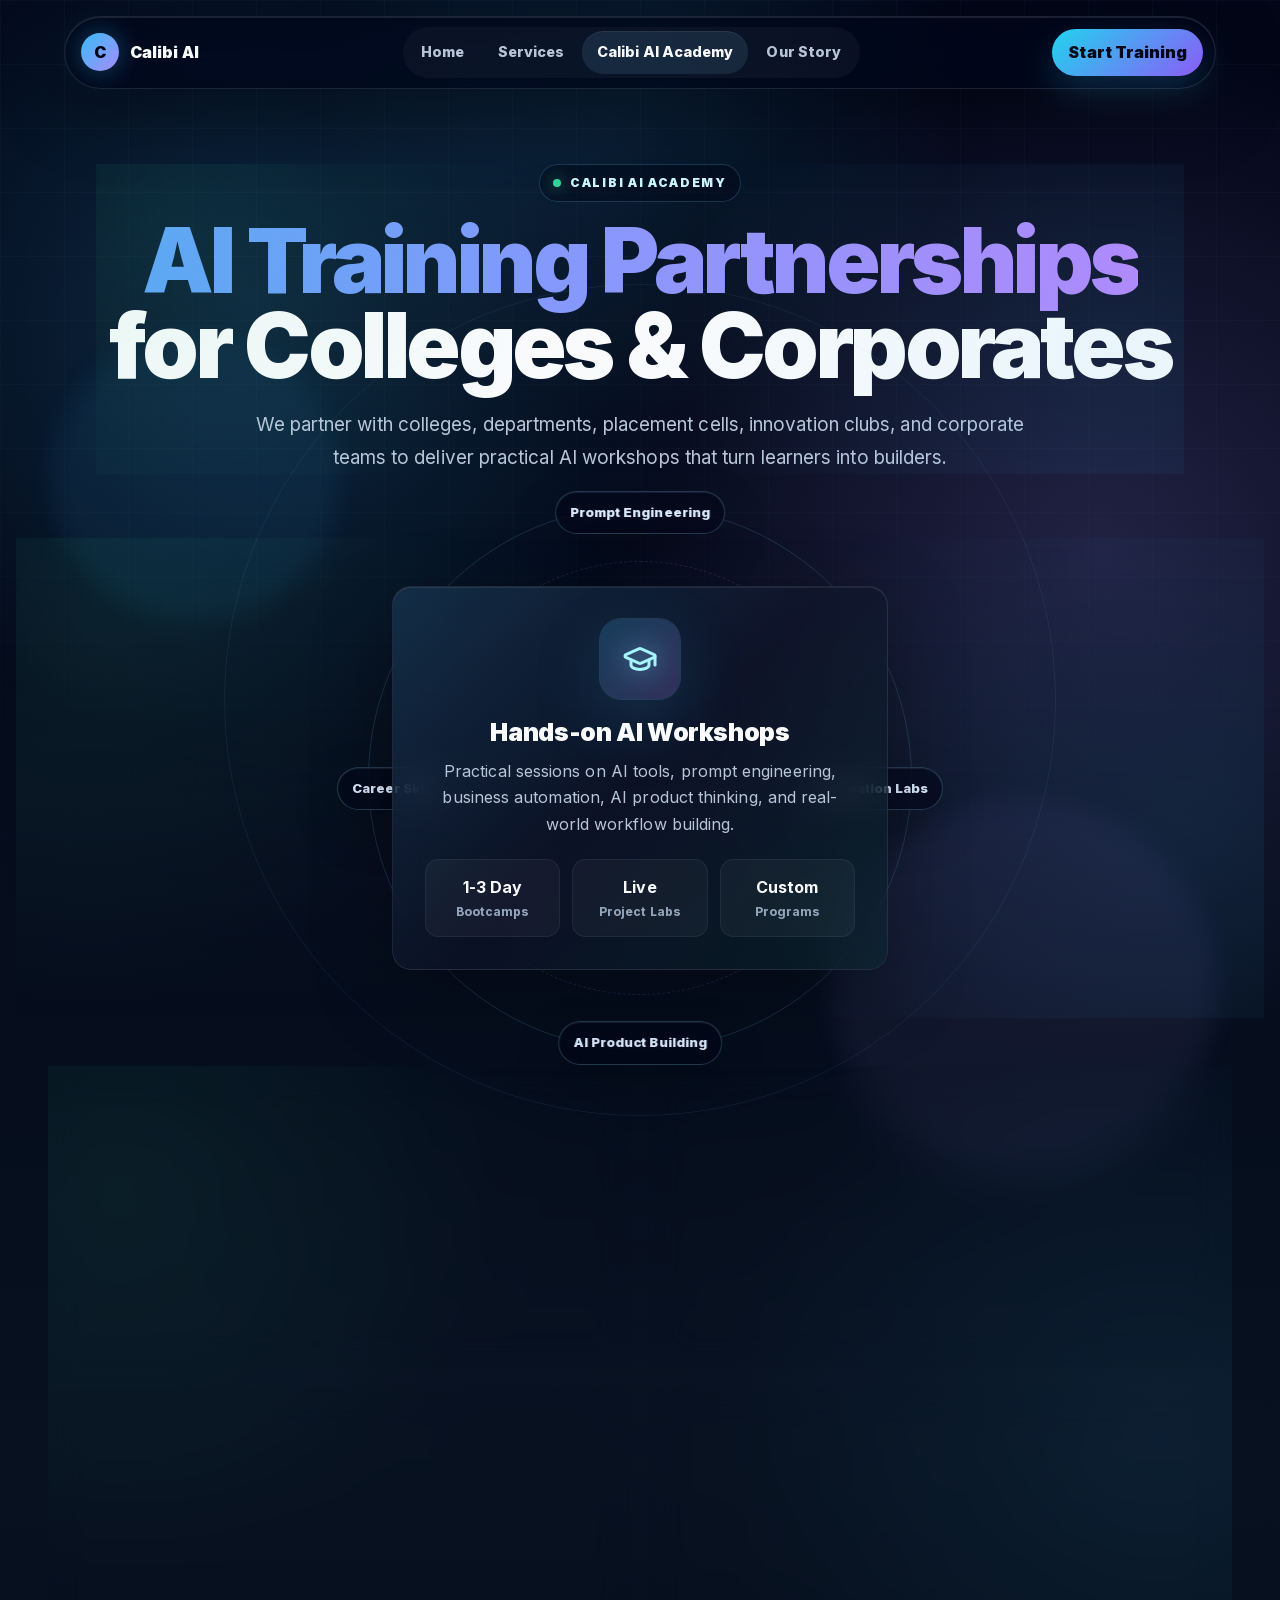
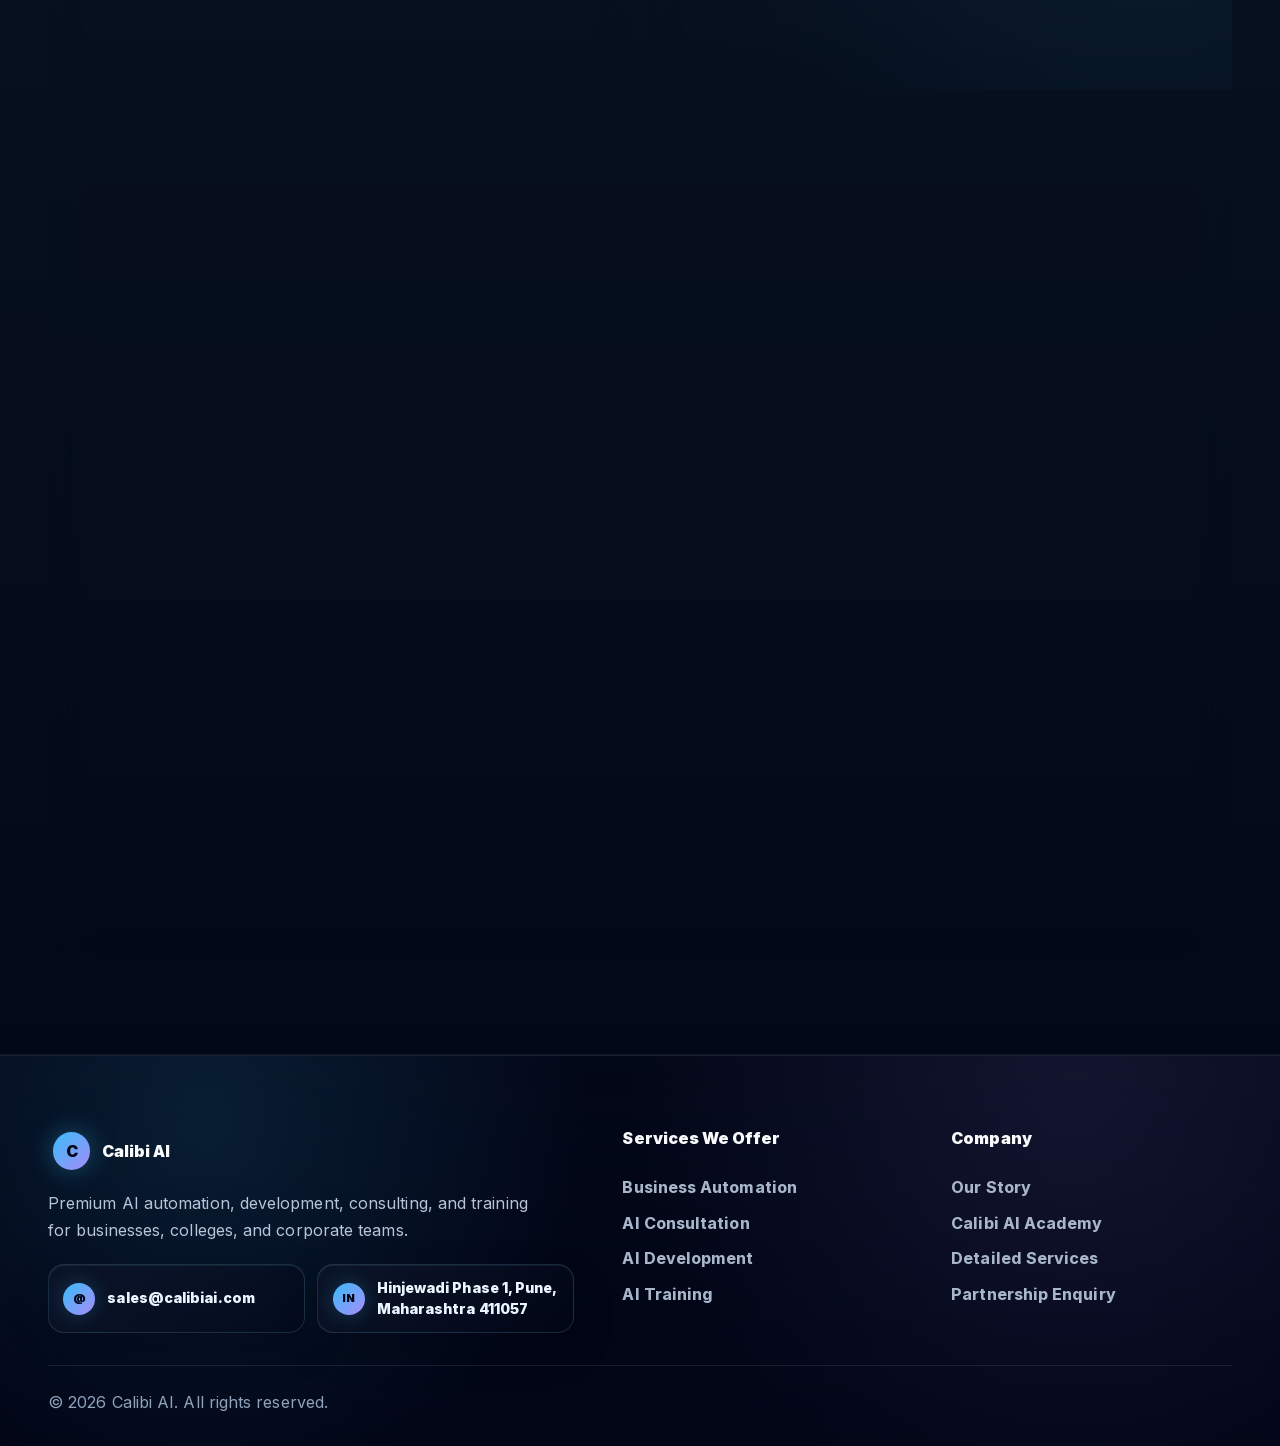
<file: deploy_perfect/academy.html>
<!DOCTYPE html>
<html lang="en" class="dark">
<head>
  <meta charset="utf-8">
  <meta name="viewport" content="width=device-width, initial-scale=1">
  <title>Calibi AI Academy - AI Training & Workshops</title>
  <meta name="description" content="Calibi AI Academy partners with colleges and corporates for practical AI training, workshops, bootcamps, and hands-on automation labs.">
  <link rel="stylesheet" href="assets/static/css/d132e0e0f64cbb86.css">
  <link rel="stylesheet" href="custom-ui.css?v=20260501d">
  <link rel="stylesheet" href="mobile-responsive.css?v=20260501d">
  <link rel="icon" href="favicon.ico">
</head>
<body class="__className_f367f3 calibi-page">
  <main class="calibi-page-main">
    <span class="calibi-page-orb one"></span>
    <span class="calibi-page-orb two"></span>

    <section class="calibi-page-hero">
      <div class="calibi-page-kicker">Calibi AI Academy</div>
      <h1><span class="gradient-text">AI Training Partnerships</span><br>for Colleges & Corporates</h1>
      <p>We partner with colleges, departments, placement cells, innovation clubs, and corporate teams to deliver practical AI workshops that turn learners into builders.</p>
    </section>

    <section class="calibi-academy-stage">
      <div class="calibi-academy-orbit" aria-hidden="true">
        <span>Prompt Engineering</span>
        <span>Automation Labs</span>
        <span>AI Product Building</span>
        <span>Career Skills</span>
      </div>

      <div class="calibi-academy-card calibi-academy-main">
        <div class="calibi-academy-icon">
          <svg xmlns="http://www.w3.org/2000/svg" width="24" height="24" viewBox="0 0 24 24" fill="none" stroke="currentColor" stroke-width="2" stroke-linecap="round" stroke-linejoin="round" aria-hidden="true"><path d="M21.42 10.922a1 1 0 0 0-.019-1.838L12.83 5.18a2 2 0 0 0-1.66 0L2.6 9.084a1 1 0 0 0 0 1.832l8.57 3.908a2 2 0 0 0 1.66 0z"></path><path d="M22 10v6"></path><path d="M6 12.5V16a6 3 0 0 0 12 0v-3.5"></path></svg>
        </div>
        <h3>Hands-on AI Workshops</h3>
        <p>Practical sessions on AI tools, prompt engineering, business automation, AI product thinking, and real-world workflow building.</p>
        <div class="calibi-academy-metrics">
          <div><strong>1-3 Day</strong><span>Bootcamps</span></div>
          <div><strong>Live</strong><span>Project Labs</span></div>
          <div><strong>Custom</strong><span>Programs</span></div>
        </div>
      </div>
    </section>

    <section class="calibi-page-grid">
      <article class="calibi-detail-card">
        <h2>College Partnerships</h2>
        <p>We help colleges run modern AI programs that students can actually use in projects, internships, placements, and startups.</p>
        <ul>
          <li>AI foundations and tool fluency workshops</li>
          <li>Prompt engineering and automation labs</li>
          <li>Mini project building with AI workflows</li>
          <li>Career-focused AI skill sessions</li>
        </ul>
      </article>
      <article class="calibi-detail-card">
        <h2>Corporate Training</h2>
        <p>We train teams to use AI inside their daily work with clear use cases, repeatable systems, and department-specific playbooks.</p>
        <ul>
          <li>AI adoption for operations, sales, HR, and marketing</li>
          <li>Workflow automation and reporting systems</li>
          <li>Leadership AI awareness sessions</li>
          <li>Team productivity playbooks</li>
        </ul>
      </article>
      <article class="calibi-detail-card">
        <h2>Workshop Format</h2>
        <p>Each session is built around learning by doing, not lectures alone. Participants leave with templates and working examples.</p>
        <ul>
          <li>Live demos and guided build sessions</li>
          <li>Hands-on exercises and team challenges</li>
          <li>Reusable prompts, templates, and workflows</li>
          <li>Final showcase and Q&A</li>
        </ul>
      </article>
      <article class="calibi-detail-card">
        <h2>Partner Outcomes</h2>
        <p>Our goal is to help institutions and companies become AI-ready with confidence, clarity, and practical execution.</p>
        <ul>
          <li>Better AI awareness and adoption</li>
          <li>Real project experience for learners</li>
          <li>Improved productivity for teams</li>
          <li>Clear roadmap for next implementation steps</li>
        </ul>
      </article>
    </section>

    <section class="calibi-contact-section" id="academy-contact">
      <div class="calibi-contact-copy">
        <div class="calibi-page-kicker">Training & Partnerships</div>
        <h2><span class="gradient-text">Bring Calibi AI Academy</span><br>to your campus or company</h2>
        <p>Share a few details and we will prepare the right workshop, bootcamp, or partnership format for your institution or team.</p>
        <div class="calibi-contact-points">
          <span>College workshops</span>
          <span>Corporate AI training</span>
          <span>Faculty and team enablement</span>
        </div>
        <div class="calibi-contact-info">
          <a class="calibi-contact-mini-card" href="mailto:sales@calibiai.com">
            <span>Email</span>
            <strong>sales@calibiai.com</strong>
          </a>
          <div class="calibi-contact-mini-card">
            <span>Office</span>
            <strong>Hinjewadi Phase 1, Pune, Maharashtra 411057</strong>
          </div>
        </div>
      </div>

      <form class="calibi-contact-form" id="academy-partnership-form" action="https://formsubmit.co/prajwal@calibiai.com" method="POST" data-submit-mode="direct">
        <input type="hidden" name="_subject" value="Calibi AI Academy Partnership Enquiry">
        <input type="hidden" name="_template" value="table">
        <input type="hidden" name="_captcha" value="false">
        <input type="hidden" name="_next" value="http://127.0.0.1:8000/thank-you.html">
        <div class="calibi-form-row">
          <label>
            <span>Your Name</span>
            <input name="name" type="text" placeholder="Enter your name" required>
          </label>
          <label>
            <span>Email</span>
            <input name="email" type="email" placeholder="you@example.com" required>
          </label>
        </div>
        <label>
          <span>Phone Number</span>
          <input name="phone" type="tel" placeholder="+91 98765 43210" required>
        </label>
        <label>
          <span>College / Company</span>
          <input name="organization" type="text" placeholder="Institution or company name" required>
        </label>
        <div class="calibi-form-row">
          <label>
            <span>Partnership Type</span>
            <select name="type" required>
              <option value="">Select one</option>
              <option>College AI Workshop</option>
              <option>Corporate AI Training</option>
              <option>Bootcamp Partnership</option>
              <option>Custom AI Program</option>
            </select>
          </label>
          <label>
            <span>Expected Participants</span>
            <input name="participants" type="text" placeholder="Example: 60 students">
          </label>
        </div>
        <label>
          <span>Message</span>
          <textarea name="message" rows="5" placeholder="Tell us about your training goals, preferred dates, and audience." required></textarea>
        </label>
        <button type="submit" class="calibi-form-submit">Send Partnership Enquiry</button>
        <p class="calibi-form-note">Submits directly to Calibi AI Academy partnerships.</p>
      </form>
    </section>
  </main>
  <script src="ui-enhancements.js?v=20260501d" defer></script>
</body>
</html>
</file>
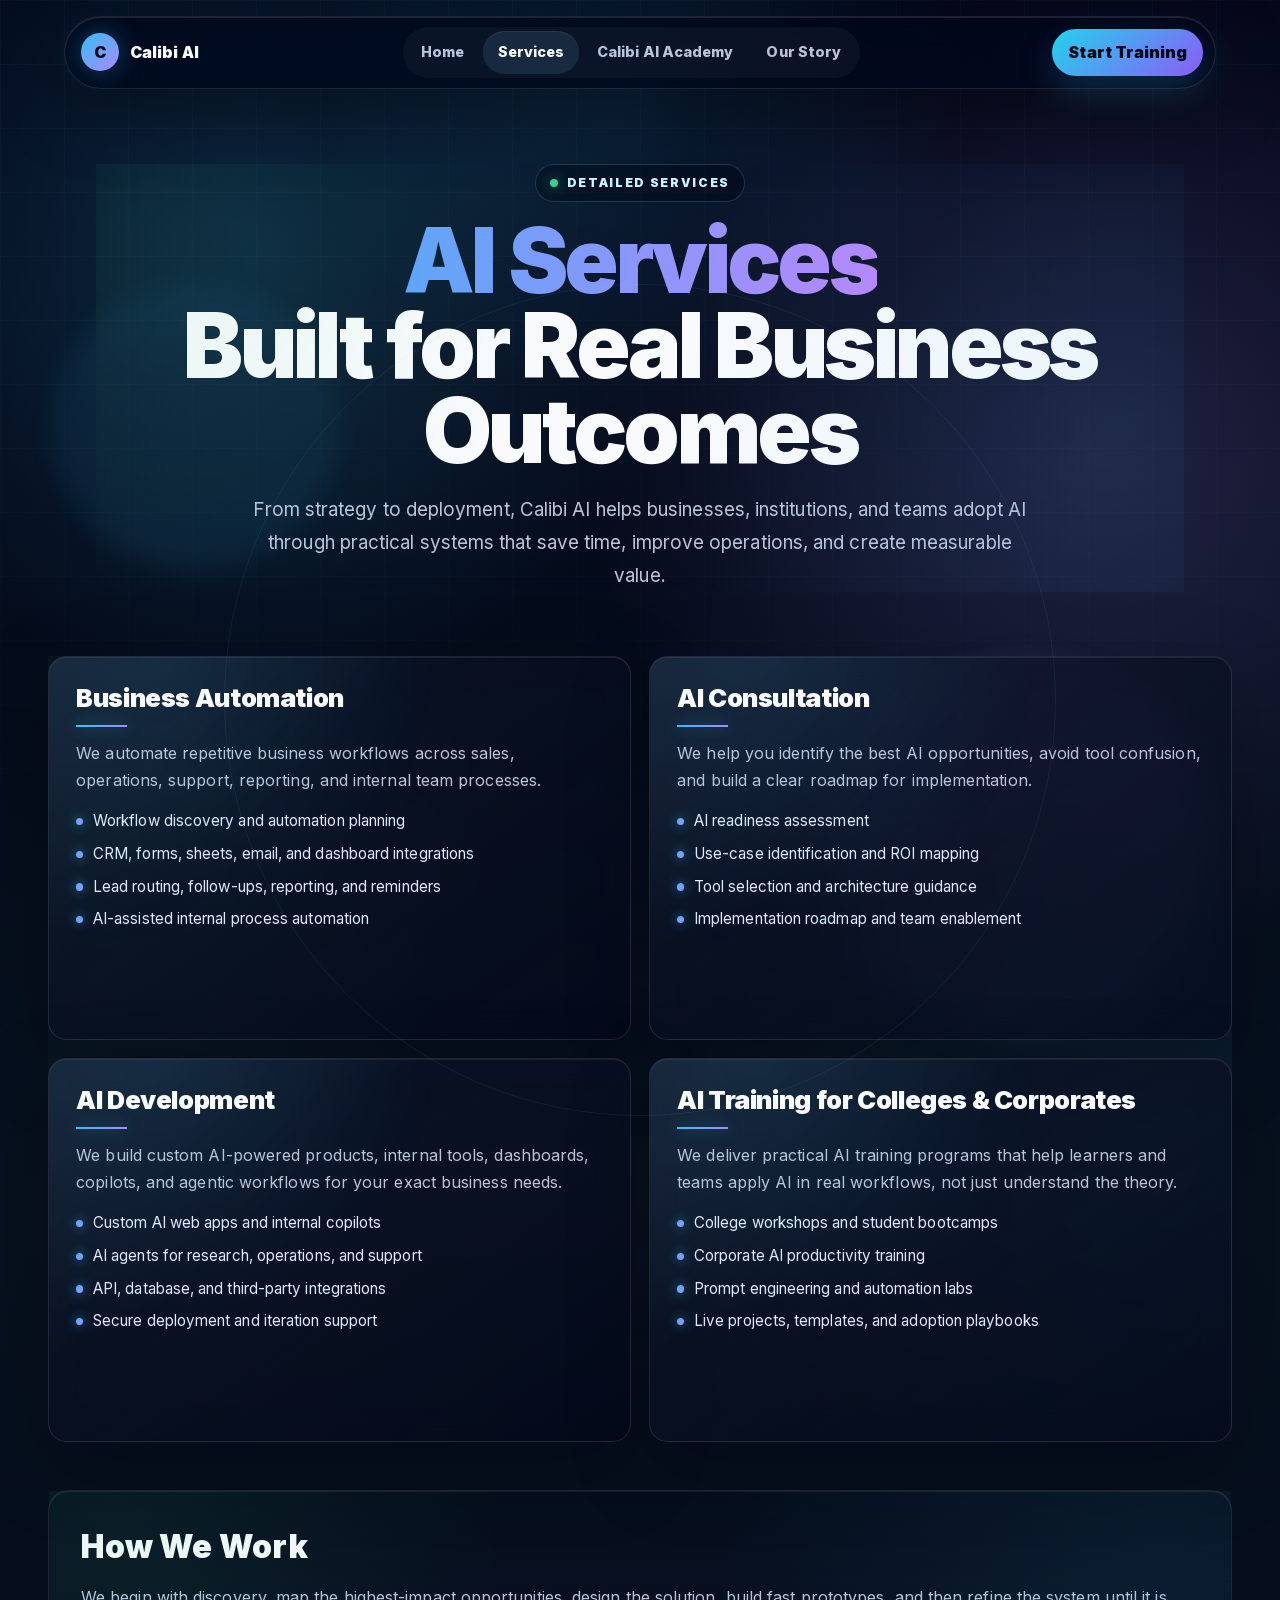
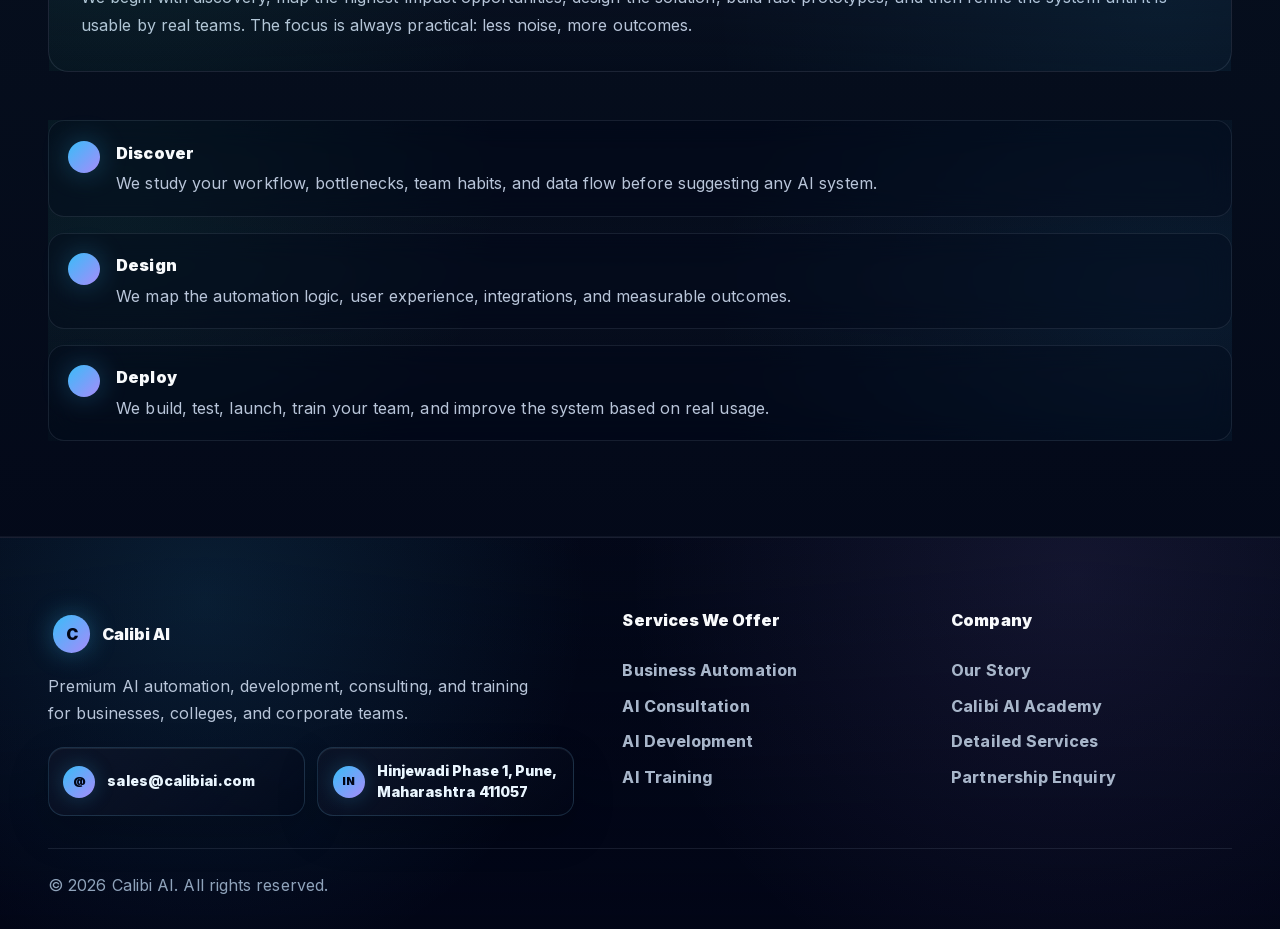
<file: deploy_perfect/services.html>
<!DOCTYPE html>
<html lang="en" class="dark">
<head>
  <meta charset="utf-8">
  <meta name="viewport" content="width=device-width, initial-scale=1">
  <title>Calibi AI Services - Automation, Consulting, Development & Training</title>
  <meta name="description" content="Detailed Calibi AI services: Business Automation, AI Consultation, AI Development, and AI Training for colleges and corporates.">
  <link rel="stylesheet" href="assets/static/css/d132e0e0f64cbb86.css">
  <link rel="stylesheet" href="custom-ui.css?v=20260501d">
  <link rel="stylesheet" href="mobile-responsive.css?v=20260501d">
  <link rel="icon" href="favicon.ico">
</head>
<body class="__className_f367f3 calibi-page">
  <main class="calibi-page-main">
    <span class="calibi-page-orb one"></span>
    <span class="calibi-page-orb two"></span>

    <section class="calibi-page-hero">
      <div class="calibi-page-kicker">Detailed Services</div>
      <h1><span class="gradient-text">AI Services</span><br>Built for Real Business Outcomes</h1>
      <p>From strategy to deployment, Calibi AI helps businesses, institutions, and teams adopt AI through practical systems that save time, improve operations, and create measurable value.</p>
    </section>

    <section class="calibi-page-grid services-layout">
      <article class="calibi-detail-card">
        <h2>Business Automation</h2>
        <p>We automate repetitive business workflows across sales, operations, support, reporting, and internal team processes.</p>
        <ul>
          <li>Workflow discovery and automation planning</li>
          <li>CRM, forms, sheets, email, and dashboard integrations</li>
          <li>Lead routing, follow-ups, reporting, and reminders</li>
          <li>AI-assisted internal process automation</li>
        </ul>
      </article>
      <article class="calibi-detail-card">
        <h2>AI Consultation</h2>
        <p>We help you identify the best AI opportunities, avoid tool confusion, and build a clear roadmap for implementation.</p>
        <ul>
          <li>AI readiness assessment</li>
          <li>Use-case identification and ROI mapping</li>
          <li>Tool selection and architecture guidance</li>
          <li>Implementation roadmap and team enablement</li>
        </ul>
      </article>
      <article class="calibi-detail-card">
        <h2>AI Development</h2>
        <p>We build custom AI-powered products, internal tools, dashboards, copilots, and agentic workflows for your exact business needs.</p>
        <ul>
          <li>Custom AI web apps and internal copilots</li>
          <li>AI agents for research, operations, and support</li>
          <li>API, database, and third-party integrations</li>
          <li>Secure deployment and iteration support</li>
        </ul>
      </article>
      <article class="calibi-detail-card">
        <h2>AI Training for Colleges & Corporates</h2>
        <p>We deliver practical AI training programs that help learners and teams apply AI in real workflows, not just understand the theory.</p>
        <ul>
          <li>College workshops and student bootcamps</li>
          <li>Corporate AI productivity training</li>
          <li>Prompt engineering and automation labs</li>
          <li>Live projects, templates, and adoption playbooks</li>
        </ul>
      </article>
    </section>

    <section class="calibi-story-band">
      <h2>How We Work</h2>
      <p>We begin with discovery, map the highest-impact opportunities, design the solution, build fast prototypes, and then refine the system until it is usable by real teams. The focus is always practical: less noise, more outcomes.</p>
    </section>

    <section class="calibi-timeline">
      <div class="calibi-timeline-item">
        <span class="calibi-timeline-dot"></span>
        <div><h3>Discover</h3><p>We study your workflow, bottlenecks, team habits, and data flow before suggesting any AI system.</p></div>
      </div>
      <div class="calibi-timeline-item">
        <span class="calibi-timeline-dot"></span>
        <div><h3>Design</h3><p>We map the automation logic, user experience, integrations, and measurable outcomes.</p></div>
      </div>
      <div class="calibi-timeline-item">
        <span class="calibi-timeline-dot"></span>
        <div><h3>Deploy</h3><p>We build, test, launch, train your team, and improve the system based on real usage.</p></div>
      </div>
    </section>
  </main>
  <script src="ui-enhancements.js?v=20260501d" defer></script>
</body>
</html>
</file>
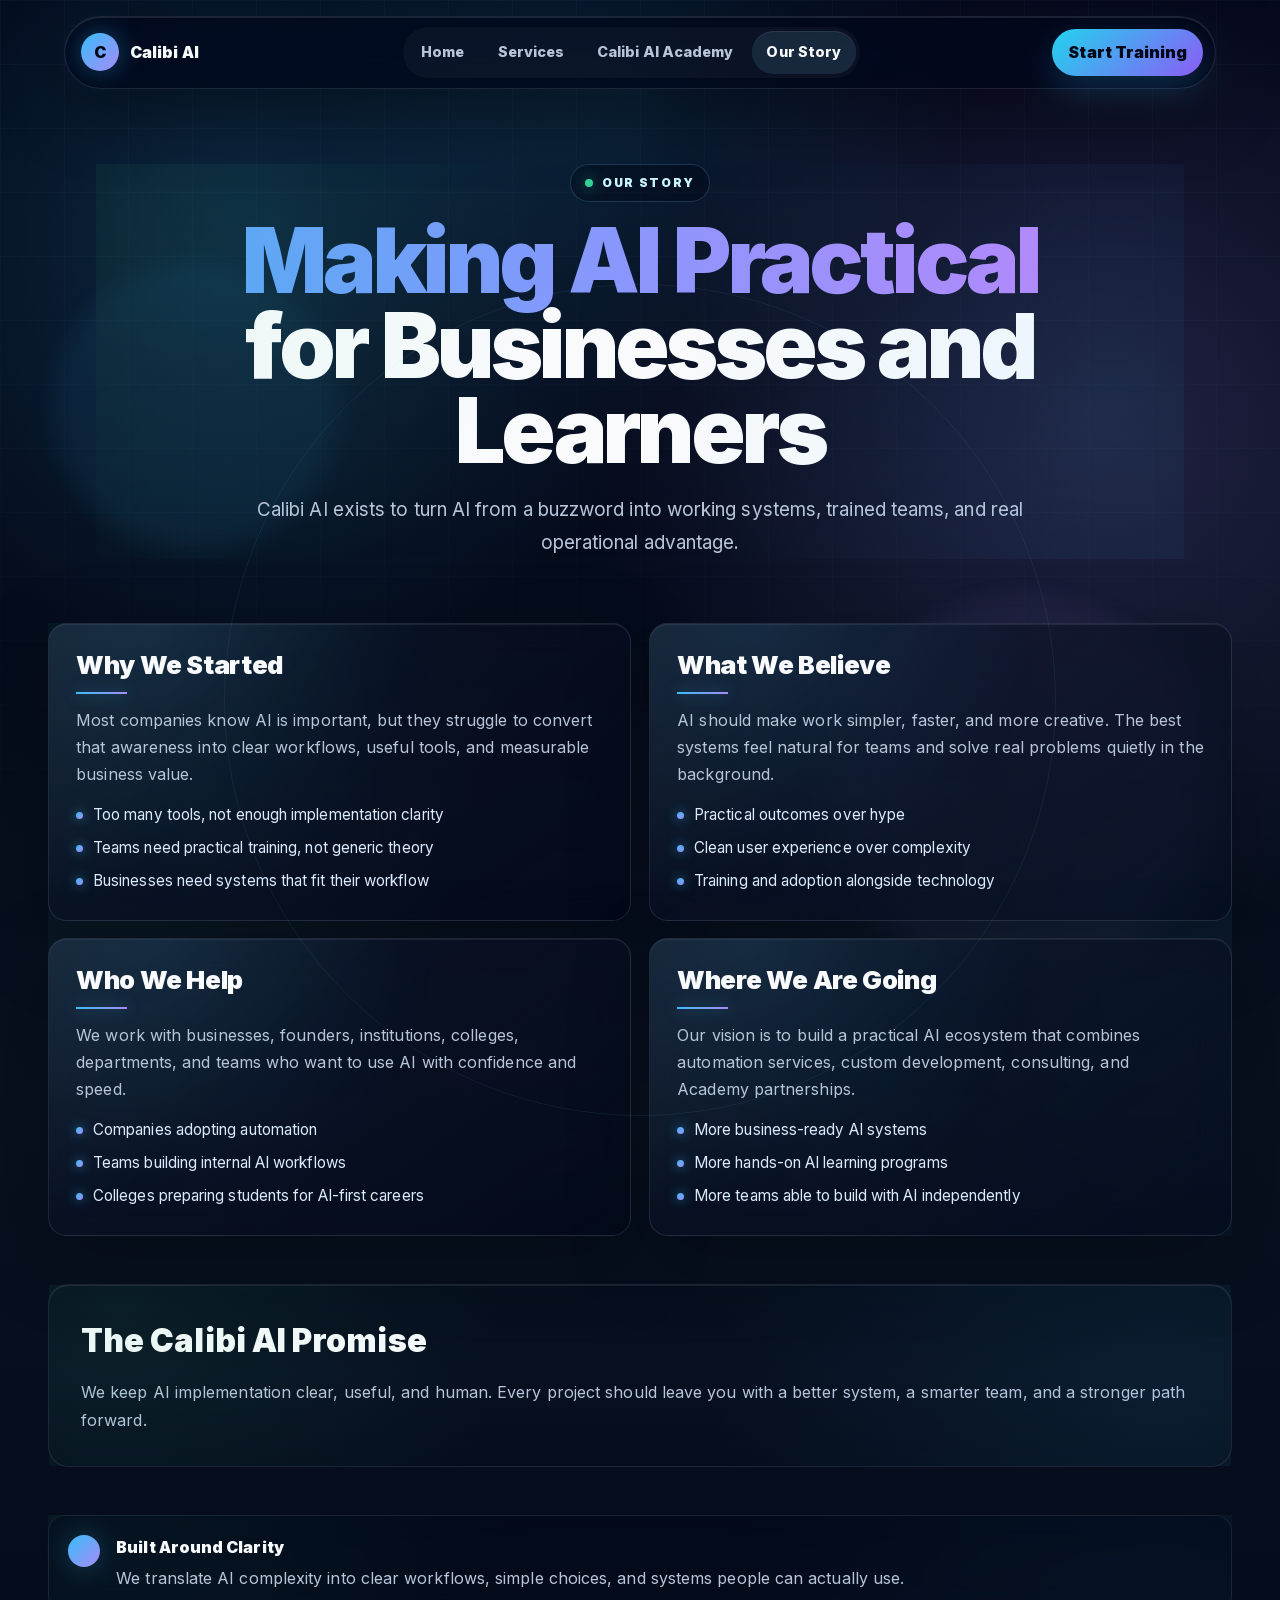
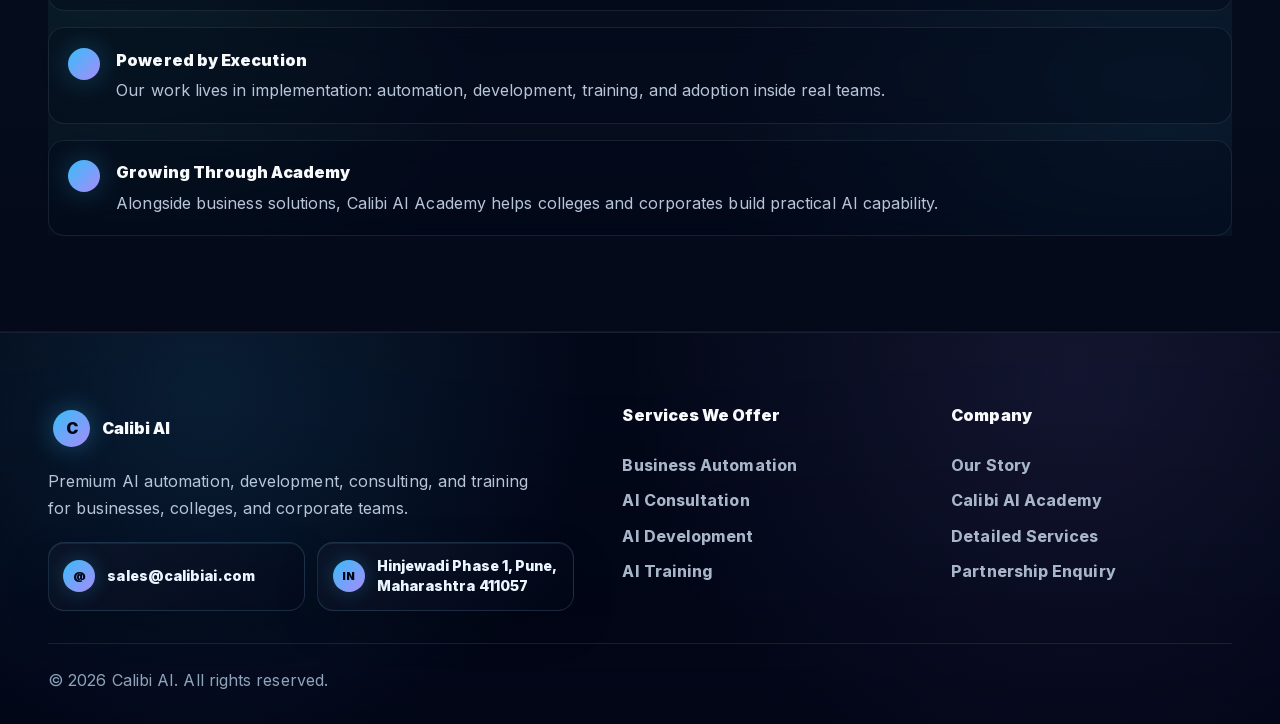
<file: deploy_perfect/story.html>
<!DOCTYPE html>
<html lang="en" class="dark">
<head>
  <meta charset="utf-8">
  <meta name="viewport" content="width=device-width, initial-scale=1">
  <title>Our Story - Calibi AI</title>
  <meta name="description" content="The story, mission, and approach behind Calibi AI and its AI automation, development, consulting, and academy work.">
  <link rel="stylesheet" href="assets/static/css/d132e0e0f64cbb86.css">
  <link rel="stylesheet" href="custom-ui.css?v=20260501d">
  <link rel="stylesheet" href="mobile-responsive.css?v=20260501d">
  <link rel="icon" href="favicon.ico">
</head>
<body class="__className_f367f3 calibi-page">
  <main class="calibi-page-main">
    <span class="calibi-page-orb one"></span>
    <span class="calibi-page-orb two"></span>

    <section class="calibi-page-hero">
      <div class="calibi-page-kicker">Our Story</div>
      <h1><span class="gradient-text">Making AI Practical</span><br>for Businesses and Learners</h1>
      <p>Calibi AI exists to turn AI from a buzzword into working systems, trained teams, and real operational advantage.</p>
    </section>

    <section class="calibi-page-grid">
      <article class="calibi-detail-card">
        <h2>Why We Started</h2>
        <p>Most companies know AI is important, but they struggle to convert that awareness into clear workflows, useful tools, and measurable business value.</p>
        <ul>
          <li>Too many tools, not enough implementation clarity</li>
          <li>Teams need practical training, not generic theory</li>
          <li>Businesses need systems that fit their workflow</li>
        </ul>
      </article>
      <article class="calibi-detail-card">
        <h2>What We Believe</h2>
        <p>AI should make work simpler, faster, and more creative. The best systems feel natural for teams and solve real problems quietly in the background.</p>
        <ul>
          <li>Practical outcomes over hype</li>
          <li>Clean user experience over complexity</li>
          <li>Training and adoption alongside technology</li>
        </ul>
      </article>
      <article class="calibi-detail-card">
        <h2>Who We Help</h2>
        <p>We work with businesses, founders, institutions, colleges, departments, and teams who want to use AI with confidence and speed.</p>
        <ul>
          <li>Companies adopting automation</li>
          <li>Teams building internal AI workflows</li>
          <li>Colleges preparing students for AI-first careers</li>
        </ul>
      </article>
      <article class="calibi-detail-card">
        <h2>Where We Are Going</h2>
        <p>Our vision is to build a practical AI ecosystem that combines automation services, custom development, consulting, and Academy partnerships.</p>
        <ul>
          <li>More business-ready AI systems</li>
          <li>More hands-on AI learning programs</li>
          <li>More teams able to build with AI independently</li>
        </ul>
      </article>
    </section>

    <section class="calibi-story-band">
      <h2>The Calibi AI Promise</h2>
      <p>We keep AI implementation clear, useful, and human. Every project should leave you with a better system, a smarter team, and a stronger path forward.</p>
    </section>

    <section class="calibi-timeline">
      <div class="calibi-timeline-item">
        <span class="calibi-timeline-dot"></span>
        <div><h3>Built Around Clarity</h3><p>We translate AI complexity into clear workflows, simple choices, and systems people can actually use.</p></div>
      </div>
      <div class="calibi-timeline-item">
        <span class="calibi-timeline-dot"></span>
        <div><h3>Powered by Execution</h3><p>Our work lives in implementation: automation, development, training, and adoption inside real teams.</p></div>
      </div>
      <div class="calibi-timeline-item">
        <span class="calibi-timeline-dot"></span>
        <div><h3>Growing Through Academy</h3><p>Alongside business solutions, Calibi AI Academy helps colleges and corporates build practical AI capability.</p></div>
      </div>
    </section>
  </main>
  <script src="ui-enhancements.js?v=20260501d" defer></script>
</body>
</html>
</file>
<file: assets/static/css/d132e0e0f64cbb86.css>
@font-face{font-family:__Inter_f367f3;font-style:normal;font-weight:100 900;font-display:swap;src:url(../media/ba9851c3c22cd980-s.woff2) format("woff2");unicode-range:u+0460-052f,u+1c80-1c8a,u+20b4,u+2de0-2dff,u+a640-a69f,u+fe2e-fe2f}@font-face{font-family:__Inter_f367f3;font-style:normal;font-weight:100 900;font-display:swap;src:url(../media/21350d82a1f187e9-s.woff2) format("woff2");unicode-range:u+0301,u+0400-045f,u+0490-0491,u+04b0-04b1,u+2116}@font-face{font-family:__Inter_f367f3;font-style:normal;font-weight:100 900;font-display:swap;src:url(../media/c5fe6dc8356a8c31-s.woff2) format("woff2");unicode-range:u+1f??}@font-face{font-family:__Inter_f367f3;font-style:normal;font-weight:100 900;font-display:swap;src:url(../media/19cfc7226ec3afaa-s.woff2) format("woff2");unicode-range:u+0370-0377,u+037a-037f,u+0384-038a,u+038c,u+038e-03a1,u+03a3-03ff}@font-face{font-family:__Inter_f367f3;font-style:normal;font-weight:100 900;font-display:swap;src:url(../media/df0a9ae256c0569c-s.woff2) format("woff2");unicode-range:u+0102-0103,u+0110-0111,u+0128-0129,u+0168-0169,u+01a0-01a1,u+01af-01b0,u+0300-0301,u+0303-0304,u+0308-0309,u+0323,u+0329,u+1ea0-1ef9,u+20ab}@font-face{font-family:__Inter_f367f3;font-style:normal;font-weight:100 900;font-display:swap;src:url(../media/8e9860b6e62d6359-s.woff2) format("woff2");unicode-range:u+0100-02ba,u+02bd-02c5,u+02c7-02cc,u+02ce-02d7,u+02dd-02ff,u+0304,u+0308,u+0329,u+1d00-1dbf,u+1e00-1e9f,u+1ef2-1eff,u+2020,u+20a0-20ab,u+20ad-20c0,u+2113,u+2c60-2c7f,u+a720-a7ff}@font-face{font-family:__Inter_f367f3;font-style:normal;font-weight:100 900;font-display:swap;src:url(../media/e4af272ccee01ff0-s.p.woff2) format("woff2");unicode-range:u+00??,u+0131,u+0152-0153,u+02bb-02bc,u+02c6,u+02da,u+02dc,u+0304,u+0308,u+0329,u+2000-206f,u+20ac,u+2122,u+2191,u+2193,u+2212,u+2215,u+feff,u+fffd}@font-face{font-family:__Inter_Fallback_f367f3;src:local("Arial");ascent-override:90.49%;descent-override:22.56%;line-gap-override:0.00%;size-adjust:107.06%}.__className_f367f3{font-family:__Inter_f367f3,__Inter_Fallback_f367f3;font-style:normal}*,:after,:before{--tw-border-spacing-x:0;--tw-border-spacing-y:0;--tw-translate-x:0;--tw-translate-y:0;--tw-rotate:0;--tw-skew-x:0;--tw-skew-y:0;--tw-scale-x:1;--tw-scale-y:1;--tw-pan-x: ;--tw-pan-y: ;--tw-pinch-zoom: ;--tw-scroll-snap-strictness:proximity;--tw-gradient-from-position: ;--tw-gradient-via-position: ;--tw-gradient-to-position: ;--tw-ordinal: ;--tw-slashed-zero: ;--tw-numeric-figure: ;--tw-numeric-spacing: ;--tw-numeric-fraction: ;--tw-ring-inset: ;--tw-ring-offset-width:0px;--tw-ring-offset-color:#fff;--tw-ring-color:rgba(59,130,246,.5);--tw-ring-offset-shadow:0 0 #0000;--tw-ring-shadow:0 0 #0000;--tw-shadow:0 0 #0000;--tw-shadow-colored:0 0 #0000;--tw-blur: ;--tw-brightness: ;--tw-contrast: ;--tw-grayscale: ;--tw-hue-rotate: ;--tw-invert: ;--tw-saturate: ;--tw-sepia: ;--tw-drop-shadow: ;--tw-backdrop-blur: ;--tw-backdrop-brightness: ;--tw-backdrop-contrast: ;--tw-backdrop-grayscale: ;--tw-backdrop-hue-rotate: ;--tw-backdrop-invert: ;--tw-backdrop-opacity: ;--tw-backdrop-saturate: ;--tw-backdrop-sepia: ;--tw-contain-size: ;--tw-contain-layout: ;--tw-contain-paint: ;--tw-contain-style: }::backdrop{--tw-border-spacing-x:0;--tw-border-spacing-y:0;--tw-translate-x:0;--tw-translate-y:0;--tw-rotate:0;--tw-skew-x:0;--tw-skew-y:0;--tw-scale-x:1;--tw-scale-y:1;--tw-pan-x: ;--tw-pan-y: ;--tw-pinch-zoom: ;--tw-scroll-snap-strictness:proximity;--tw-gradient-from-position: ;--tw-gradient-via-position: ;--tw-gradient-to-position: ;--tw-ordinal: ;--tw-slashed-zero: ;--tw-numeric-figure: ;--tw-numeric-spacing: ;--tw-numeric-fraction: ;--tw-ring-inset: ;--tw-ring-offset-width:0px;--tw-ring-offset-color:#fff;--tw-ring-color:rgba(59,130,246,.5);--tw-ring-offset-shadow:0 0 #0000;--tw-ring-shadow:0 0 #0000;--tw-shadow:0 0 #0000;--tw-shadow-colored:0 0 #0000;--tw-blur: ;--tw-brightness: ;--tw-contrast: ;--tw-grayscale: ;--tw-hue-rotate: ;--tw-invert: ;--tw-saturate: ;--tw-sepia: ;--tw-drop-shadow: ;--tw-backdrop-blur: ;--tw-backdrop-brightness: ;--tw-backdrop-contrast: ;--tw-backdrop-grayscale: ;--tw-backdrop-hue-rotate: ;--tw-backdrop-invert: ;--tw-backdrop-opacity: ;--tw-backdrop-saturate: ;--tw-backdrop-sepia: ;--tw-contain-size: ;--tw-contain-layout: ;--tw-contain-paint: ;--tw-contain-style: }/*
! tailwindcss v3.4.17 | MIT License | https://tailwindcss.com
*/*,:after,:before{box-sizing:border-box;border:0 solid #e5e7eb}:after,:before{--tw-content:""}:host,html{line-height:1.5;-webkit-text-size-adjust:100%;-moz-tab-size:4;-o-tab-size:4;tab-size:4;font-family:ui-sans-serif,system-ui,sans-serif,Apple Color Emoji,Segoe UI Emoji,Segoe UI Symbol,Noto Color Emoji;font-feature-settings:normal;font-variation-settings:normal;-webkit-tap-highlight-color:transparent}body{margin:0;line-height:inherit}hr{height:0;color:inherit;border-top-width:1px}abbr:where([title]){-webkit-text-decoration:underline dotted;text-decoration:underline dotted}h1,h2,h3,h4,h5,h6{font-size:inherit;font-weight:inherit}a{color:inherit;text-decoration:inherit}b,strong{font-weight:bolder}code,kbd,pre,samp{font-family:ui-monospace,SFMono-Regular,Menlo,Monaco,Consolas,Liberation Mono,Courier New,monospace;font-feature-settings:normal;font-variation-settings:normal;font-size:1em}small{font-size:80%}sub,sup{font-size:75%;line-height:0;position:relative;vertical-align:baseline}sub{bottom:-.25em}sup{top:-.5em}table{text-indent:0;border-color:inherit;border-collapse:collapse}button,input,optgroup,select,textarea{font-family:inherit;font-feature-settings:inherit;font-variation-settings:inherit;font-size:100%;font-weight:inherit;line-height:inherit;letter-spacing:inherit;color:inherit;margin:0;padding:0}button,select{text-transform:none}button,input:where([type=button]),input:where([type=reset]),input:where([type=submit]){-webkit-appearance:button;background-color:transparent;background-image:none}:-moz-focusring{outline:auto}:-moz-ui-invalid{box-shadow:none}progress{vertical-align:baseline}::-webkit-inner-spin-button,::-webkit-outer-spin-button{height:auto}[type=search]{-webkit-appearance:textfield;outline-offset:-2px}::-webkit-search-decoration{-webkit-appearance:none}::-webkit-file-upload-button{-webkit-appearance:button;font:inherit}summary{display:list-item}blockquote,dd,dl,figure,h1,h2,h3,h4,h5,h6,hr,p,pre{margin:0}fieldset{margin:0}fieldset,legend{padding:0}menu,ol,ul{list-style:none;margin:0;padding:0}dialog{padding:0}textarea{resize:vertical}input::-moz-placeholder,textarea::-moz-placeholder{opacity:1;color:#9ca3af}input::placeholder,textarea::placeholder{opacity:1;color:#9ca3af}[role=button],button{cursor:pointer}:disabled{cursor:default}audio,canvas,embed,iframe,img,object,svg,video{display:block;vertical-align:middle}img,video{max-width:100%;height:auto}[hidden]:where(:not([hidden=until-found])){display:none}:root{--background:0 0% 100%;--foreground:0 0% 3.9%;--card:0 0% 100%;--card-foreground:0 0% 3.9%;--popover:0 0% 100%;--popover-foreground:0 0% 3.9%;--primary:0 0% 9%;--primary-foreground:0 0% 98%;--secondary:0 0% 96.1%;--secondary-foreground:0 0% 9%;--muted:0 0% 96.1%;--muted-foreground:0 0% 45.1%;--accent:0 0% 96.1%;--accent-foreground:0 0% 9%;--destructive:0 84.2% 60.2%;--destructive-foreground:0 0% 98%;--border:0 0% 89.8%;--input:0 0% 89.8%;--ring:0 0% 3.9%;--radius:0.5rem;--chart-1:12 76% 61%;--chart-2:173 58% 39%;--chart-3:197 37% 24%;--chart-4:43 74% 66%;--chart-5:27 87% 67%;--neon-blue:217 91% 60%;--neon-purple:271 91% 65%;--neon-cyan:189 94% 43%}.dark{--background:222 47% 4%;--foreground:210 40% 98%;--card:222 47% 6%;--card-foreground:210 40% 98%;--popover:222 47% 6%;--popover-foreground:210 40% 98%;--primary:217 91% 60%;--primary-foreground:222 47% 4%;--secondary:222 47% 11%;--secondary-foreground:210 40% 98%;--muted:222 47% 11%;--muted-foreground:215 20% 65%;--accent:271 91% 65%;--accent-foreground:210 40% 98%;--destructive:0 62.8% 30.6%;--destructive-foreground:210 40% 98%;--border:222 47% 11%;--input:222 47% 11%;--ring:217 91% 60%;--chart-1:220 70% 50%;--chart-2:160 60% 45%;--chart-3:30 80% 55%;--chart-4:280 65% 60%;--chart-5:340 75% 55%;--neon-blue:217 91% 60%;--neon-purple:271 91% 65%;--neon-cyan:189 94% 43%}*{border-color:hsl(var(--border))}body{background-color:hsl(var(--background));color:hsl(var(--foreground))}.container{width:100%;margin-right:auto;margin-left:auto;padding-right:2rem;padding-left:2rem}@media (min-width:1400px){.container{max-width:1400px}}.sr-only{position:absolute;width:1px;height:1px;padding:0;margin:-1px;overflow:hidden;clip:rect(0,0,0,0);white-space:nowrap;border-width:0}.pointer-events-none{pointer-events:none}.pointer-events-auto{pointer-events:auto}.visible{visibility:visible}.invisible{visibility:hidden}.fixed{position:fixed}.absolute{position:absolute}.relative{position:relative}.inset-0{inset:0}.inset-x-0{left:0;right:0}.inset-y-0{top:0;bottom:0}.-bottom-12{bottom:-3rem}.-left-12{left:-3rem}.-right-12{right:-3rem}.-right-2{right:-.5rem}.-top-12{top:-3rem}.-top-2{top:-.5rem}.bottom-0{bottom:0}.bottom-20{bottom:5rem}.bottom-8{bottom:2rem}.left-0{left:0}.left-1{left:.25rem}.left-1\/2{left:50%}.left-10{left:2.5rem}.left-2{left:.5rem}.left-\[50\%\]{left:50%}.right-0{right:0}.right-1{right:.25rem}.right-10{right:2.5rem}.right-2{right:.5rem}.right-4{right:1rem}.top-0{top:0}.top-1{top:.25rem}.top-1\/2{top:50%}.top-20{top:5rem}.top-4{top:1rem}.top-\[1px\]{top:1px}.top-\[50\%\]{top:50%}.top-\[60\%\]{top:60%}.top-full{top:100%}.z-10{z-index:10}.z-50{z-index:50}.z-\[100\]{z-index:100}.z-\[1\]{z-index:1}.col-span-1{grid-column:span 1/span 1}.-mx-1{margin-left:-.25rem;margin-right:-.25rem}.mx-auto{margin-left:auto;margin-right:auto}.my-1{margin-top:.25rem;margin-bottom:.25rem}.-ml-4{margin-left:-1rem}.-mt-4{margin-top:-1rem}.mb-1{margin-bottom:.25rem}.mb-12{margin-bottom:3rem}.mb-16{margin-bottom:4rem}.mb-2{margin-bottom:.5rem}.mb-3{margin-bottom:.75rem}.mb-4{margin-bottom:1rem}.mb-6{margin-bottom:1.5rem}.mb-8{margin-bottom:2rem}.ml-1{margin-left:.25rem}.ml-2{margin-left:.5rem}.ml-auto{margin-left:auto}.mr-2{margin-right:.5rem}.mr-3{margin-right:.75rem}.mt-1\.5{margin-top:.375rem}.mt-12{margin-top:3rem}.mt-2{margin-top:.5rem}.mt-24{margin-top:6rem}.mt-4{margin-top:1rem}.mt-auto{margin-top:auto}.block{display:block}.inline-block{display:inline-block}.flex{display:flex}.inline-flex{display:inline-flex}.table{display:table}.grid{display:grid}.hidden{display:none}.aspect-square{aspect-ratio:1/1}.h-1\.5{height:.375rem}.h-10{height:2.5rem}.h-12{height:3rem}.h-14{height:3.5rem}.h-16{height:4rem}.h-2{height:.5rem}.h-2\.5{height:.625rem}.h-20{height:5rem}.h-24{height:6rem}.h-3{height:.75rem}.h-3\.5{height:.875rem}.h-4{height:1rem}.h-5{height:1.25rem}.h-6{height:1.5rem}.h-7{height:1.75rem}.h-72{height:18rem}.h-8{height:2rem}.h-9{height:2.25rem}.h-96{height:24rem}.h-\[1px\]{height:1px}.h-\[20px\]{height:20px}.h-\[var\(--radix-navigation-menu-viewport-height\)\]{height:var(--radix-navigation-menu-viewport-height)}.h-\[var\(--radix-select-trigger-height\)\]{height:var(--radix-select-trigger-height)}.h-auto{height:auto}.h-full{height:100%}.h-px{height:1px}.max-h-\[300px\]{max-height:300px}.max-h-screen{max-height:100vh}.min-h-\[60px\]{min-height:60px}.min-h-screen{min-height:100vh}.w-0\.5{width:.125rem}.w-1\.5{width:.375rem}.w-10{width:2.5rem}.w-12{width:3rem}.w-14{width:3.5rem}.w-16{width:4rem}.w-2{width:.5rem}.w-2\.5{width:.625rem}.w-20{width:5rem}.w-24{width:6rem}.w-3{width:.75rem}.w-3\.5{width:.875rem}.w-3\/4{width:75%}.w-4{width:1rem}.w-5{width:1.25rem}.w-6{width:1.5rem}.w-64{width:16rem}.w-7{width:1.75rem}.w-72{width:18rem}.w-8{width:2rem}.w-9{width:2.25rem}.w-96{width:24rem}.w-\[100px\]{width:100px}.w-\[1px\]{width:1px}.w-\[300px\]{width:300px}.w-\[36px\]{width:36px}.w-auto{width:auto}.w-full{width:100%}.w-max{width:-moz-max-content;width:max-content}.w-px{width:1px}.min-w-0{min-width:0}.min-w-\[12rem\]{min-width:12rem}.min-w-\[8rem\]{min-width:8rem}.min-w-\[var\(--radix-select-trigger-width\)\]{min-width:var(--radix-select-trigger-width)}.max-w-2xl{max-width:42rem}.max-w-3xl{max-width:48rem}.max-w-4xl{max-width:56rem}.max-w-5xl{max-width:64rem}.max-w-6xl{max-width:72rem}.max-w-7xl{max-width:80rem}.max-w-lg{max-width:32rem}.max-w-max{max-width:-moz-max-content;max-width:max-content}.max-w-md{max-width:28rem}.flex-1{flex:1 1 0%}.flex-shrink-0,.shrink-0{flex-shrink:0}.flex-grow,.grow{flex-grow:1}.grow-0{flex-grow:0}.basis-full{flex-basis:100%}.caption-bottom{caption-side:bottom}.border-collapse{border-collapse:collapse}.-translate-x-1\/2{--tw-translate-x:-50%}.-translate-x-1\/2,.-translate-y-1\/2{transform:translate(var(--tw-translate-x),var(--tw-translate-y)) rotate(var(--tw-rotate)) skewX(var(--tw-skew-x)) skewY(var(--tw-skew-y)) scaleX(var(--tw-scale-x)) scaleY(var(--tw-scale-y))}.-translate-y-1\/2{--tw-translate-y:-50%}.translate-x-\[-50\%\]{--tw-translate-x:-50%}.translate-x-\[-50\%\],.translate-y-\[-50\%\]{transform:translate(var(--tw-translate-x),var(--tw-translate-y)) rotate(var(--tw-rotate)) skewX(var(--tw-skew-x)) skewY(var(--tw-skew-y)) scaleX(var(--tw-scale-x)) scaleY(var(--tw-scale-y))}.translate-y-\[-50\%\]{--tw-translate-y:-50%}.rotate-45{--tw-rotate:45deg}.rotate-45,.rotate-90{transform:translate(var(--tw-translate-x),var(--tw-translate-y)) rotate(var(--tw-rotate)) skewX(var(--tw-skew-x)) skewY(var(--tw-skew-y)) scaleX(var(--tw-scale-x)) scaleY(var(--tw-scale-y))}.rotate-90{--tw-rotate:90deg}.transform{transform:translate(var(--tw-translate-x),var(--tw-translate-y)) rotate(var(--tw-rotate)) skewX(var(--tw-skew-x)) skewY(var(--tw-skew-y)) scaleX(var(--tw-scale-x)) scaleY(var(--tw-scale-y))}@keyframes pulse{50%{opacity:.5}}.animate-pulse{animation:pulse 2s cubic-bezier(.4,0,.6,1) infinite}.cursor-default{cursor:default}.cursor-pointer{cursor:pointer}.touch-none{touch-action:none}.select-none{-webkit-user-select:none;-moz-user-select:none;user-select:none}.list-none{list-style-type:none}.grid-cols-1{grid-template-columns:repeat(1,minmax(0,1fr))}.grid-cols-2{grid-template-columns:repeat(2,minmax(0,1fr))}.flex-row{flex-direction:row}.flex-col{flex-direction:column}.flex-col-reverse{flex-direction:column-reverse}.flex-wrap{flex-wrap:wrap}.items-start{align-items:flex-start}.items-end{align-items:flex-end}.items-center{align-items:center}.justify-start{justify-content:flex-start}.justify-center{justify-content:center}.justify-between{justify-content:space-between}.gap-1{gap:.25rem}.gap-1\.5{gap:.375rem}.gap-2{gap:.5rem}.gap-4{gap:1rem}.gap-6{gap:1.5rem}.gap-8{gap:2rem}.space-x-1>:not([hidden])~:not([hidden]){--tw-space-x-reverse:0;margin-right:calc(.25rem * var(--tw-space-x-reverse));margin-left:calc(.25rem * calc(1 - var(--tw-space-x-reverse)))}.space-x-2>:not([hidden])~:not([hidden]){--tw-space-x-reverse:0;margin-right:calc(.5rem * var(--tw-space-x-reverse));margin-left:calc(.5rem * calc(1 - var(--tw-space-x-reverse)))}.space-y-1>:not([hidden])~:not([hidden]){--tw-space-y-reverse:0;margin-top:calc(.25rem * calc(1 - var(--tw-space-y-reverse)));margin-bottom:calc(.25rem * var(--tw-space-y-reverse))}.space-y-1\.5>:not([hidden])~:not([hidden]){--tw-space-y-reverse:0;margin-top:calc(.375rem * calc(1 - var(--tw-space-y-reverse)));margin-bottom:calc(.375rem * var(--tw-space-y-reverse))}.space-y-12>:not([hidden])~:not([hidden]){--tw-space-y-reverse:0;margin-top:calc(3rem * calc(1 - var(--tw-space-y-reverse)));margin-bottom:calc(3rem * var(--tw-space-y-reverse))}.space-y-2>:not([hidden])~:not([hidden]){--tw-space-y-reverse:0;margin-top:calc(.5rem * calc(1 - var(--tw-space-y-reverse)));margin-bottom:calc(.5rem * var(--tw-space-y-reverse))}.space-y-3>:not([hidden])~:not([hidden]){--tw-space-y-reverse:0;margin-top:calc(.75rem * calc(1 - var(--tw-space-y-reverse)));margin-bottom:calc(.75rem * var(--tw-space-y-reverse))}.space-y-4>:not([hidden])~:not([hidden]){--tw-space-y-reverse:0;margin-top:calc(1rem * calc(1 - var(--tw-space-y-reverse)));margin-bottom:calc(1rem * var(--tw-space-y-reverse))}.space-y-6>:not([hidden])~:not([hidden]){--tw-space-y-reverse:0;margin-top:calc(1.5rem * calc(1 - var(--tw-space-y-reverse)));margin-bottom:calc(1.5rem * var(--tw-space-y-reverse))}.overflow-auto{overflow:auto}.overflow-hidden{overflow:hidden}.overflow-y-auto{overflow-y:auto}.overflow-x-hidden{overflow-x:hidden}.whitespace-nowrap{white-space:nowrap}.rounded-\[inherit\]{border-radius:inherit}.rounded-full{border-radius:9999px}.rounded-lg{border-radius:var(--radius)}.rounded-md{border-radius:calc(var(--radius) - 2px)}.rounded-sm{border-radius:calc(var(--radius) - 4px)}.rounded-xl{border-radius:.75rem}.rounded-t-\[10px\]{border-top-left-radius:10px;border-top-right-radius:10px}.rounded-tl-sm{border-top-left-radius:calc(var(--radius) - 4px)}.border{border-width:1px}.border-2{border-width:2px}.border-b{border-bottom-width:1px}.border-l{border-left-width:1px}.border-r{border-right-width:1px}.border-t{border-top-width:1px}.border-none{border-style:none}.border-destructive{border-color:hsl(var(--destructive))}.border-destructive\/50{border-color:hsl(var(--destructive)/.5)}.border-input{border-color:hsl(var(--input))}.border-muted-foreground\/30{border-color:hsl(var(--muted-foreground)/.3)}.border-primary{border-color:hsl(var(--primary))}.border-primary\/50{border-color:hsl(var(--primary)/.5)}.border-transparent{border-color:transparent}.border-white\/10{border-color:hsla(0,0%,100%,.1)}.border-l-transparent{border-left-color:transparent}.border-t-transparent{border-top-color:transparent}.bg-accent{background-color:hsl(var(--accent))}.bg-background{background-color:hsl(var(--background))}.bg-background\/80{background-color:hsl(var(--background)/.8)}.bg-black\/80{background-color:rgba(0,0,0,.8)}.bg-blue-400{--tw-bg-opacity:1;background-color:rgb(96 165 250/var(--tw-bg-opacity,1))}.bg-blue-500\/20{background-color:rgba(59,130,246,.2)}.bg-blue-600{--tw-bg-opacity:1;background-color:rgb(37 99 235/var(--tw-bg-opacity,1))}.bg-border{background-color:hsl(var(--border))}.bg-card{background-color:hsl(var(--card))}.bg-cyan-500\/20{background-color:rgba(6,182,212,.2)}.bg-destructive{background-color:hsl(var(--destructive))}.bg-muted{background-color:hsl(var(--muted))}.bg-muted-foreground\/50{background-color:hsl(var(--muted-foreground)/.5)}.bg-popover{background-color:hsl(var(--popover))}.bg-primary{background-color:hsl(var(--primary))}.bg-primary\/10{background-color:hsl(var(--primary)/.1)}.bg-primary\/20{background-color:hsl(var(--primary)/.2)}.bg-purple-500\/20{background-color:rgba(168,85,247,.2)}.bg-secondary{background-color:hsl(var(--secondary))}.bg-transparent{background-color:transparent}.bg-white{--tw-bg-opacity:1;background-color:rgb(255 255 255/var(--tw-bg-opacity,1))}.bg-gradient-to-b{background-image:linear-gradient(to bottom,var(--tw-gradient-stops))}.bg-gradient-to-br{background-image:linear-gradient(to bottom right,var(--tw-gradient-stops))}.bg-gradient-to-r{background-image:linear-gradient(to right,var(--tw-gradient-stops))}.from-blue-500{--tw-gradient-from:#3b82f6 var(--tw-gradient-from-position);--tw-gradient-to:rgba(59,130,246,0) var(--tw-gradient-to-position);--tw-gradient-stops:var(--tw-gradient-from),var(--tw-gradient-to)}.from-blue-500\/20{--tw-gradient-from:rgba(59,130,246,.2) var(--tw-gradient-from-position);--tw-gradient-to:rgba(59,130,246,0) var(--tw-gradient-to-position);--tw-gradient-stops:var(--tw-gradient-from),var(--tw-gradient-to)}.via-purple-500{--tw-gradient-to:rgba(168,85,247,0) var(--tw-gradient-to-position);--tw-gradient-stops:var(--tw-gradient-from),#a855f7 var(--tw-gradient-via-position),var(--tw-gradient-to)}.to-cyan-500{--tw-gradient-to:#06b6d4 var(--tw-gradient-to-position)}.to-purple-500{--tw-gradient-to:#a855f7 var(--tw-gradient-to-position)}.to-purple-500\/20{--tw-gradient-to:rgba(168,85,247,.2) var(--tw-gradient-to-position)}.fill-current{fill:currentColor}.fill-primary{fill:hsl(var(--primary))}.fill-yellow-400{fill:#facc15}.p-0{padding:0}.p-1{padding:.25rem}.p-2{padding:.5rem}.p-3{padding:.75rem}.p-4{padding:1rem}.p-6{padding:1.5rem}.p-8{padding:2rem}.p-\[1px\]{padding:1px}.px-12{padding-left:3rem;padding-right:3rem}.px-2{padding-left:.5rem;padding-right:.5rem}.px-2\.5{padding-left:.625rem;padding-right:.625rem}.px-3{padding-left:.75rem;padding-right:.75rem}.px-4{padding-left:1rem;padding-right:1rem}.px-6{padding-left:1.5rem;padding-right:1.5rem}.px-8{padding-left:2rem;padding-right:2rem}.py-0\.5{padding-top:.125rem;padding-bottom:.125rem}.py-1{padding-top:.25rem;padding-bottom:.25rem}.py-1\.5{padding-top:.375rem;padding-bottom:.375rem}.py-12{padding-top:3rem;padding-bottom:3rem}.py-2{padding-top:.5rem;padding-bottom:.5rem}.py-24{padding-top:6rem;padding-bottom:6rem}.py-3{padding-top:.75rem;padding-bottom:.75rem}.py-4{padding-top:1rem;padding-bottom:1rem}.py-6{padding-top:1.5rem;padding-bottom:1.5rem}.pb-4{padding-bottom:1rem}.pb-6{padding-bottom:1.5rem}.pl-2{padding-left:.5rem}.pl-2\.5{padding-left:.625rem}.pl-4{padding-left:1rem}.pl-8{padding-left:2rem}.pr-2{padding-right:.5rem}.pr-2\.5{padding-right:.625rem}.pr-4{padding-right:1rem}.pr-6{padding-right:1.5rem}.pr-8{padding-right:2rem}.pt-0{padding-top:0}.pt-1{padding-top:.25rem}.pt-2{padding-top:.5rem}.pt-4{padding-top:1rem}.pt-8{padding-top:2rem}.text-left{text-align:left}.text-center{text-align:center}.align-middle{vertical-align:middle}.text-2xl{font-size:1.5rem;line-height:2rem}.text-3xl{font-size:1.875rem;line-height:2.25rem}.text-4xl{font-size:2.25rem;line-height:2.5rem}.text-5xl{font-size:3rem;line-height:1}.text-\[0\.8rem\]{font-size:.8rem}.text-lg{font-size:1.125rem;line-height:1.75rem}.text-sm{font-size:.875rem;line-height:1.25rem}.text-xl{font-size:1.25rem;line-height:1.75rem}.text-xs{font-size:.75rem;line-height:1rem}.font-bold{font-weight:700}.font-medium{font-weight:500}.font-normal{font-weight:400}.font-semibold{font-weight:600}.uppercase{text-transform:uppercase}.italic{font-style:italic}.leading-none{line-height:1}.leading-tight{line-height:1.25}.tracking-tight{letter-spacing:-.025em}.tracking-widest{letter-spacing:.1em}.text-accent-foreground{color:hsl(var(--accent-foreground))}.text-blue-400{--tw-text-opacity:1;color:rgb(96 165 250/var(--tw-text-opacity,1))}.text-card-foreground{color:hsl(var(--card-foreground))}.text-current{color:currentColor}.text-cyan-400{--tw-text-opacity:1;color:rgb(34 211 238/var(--tw-text-opacity,1))}.text-destructive{color:hsl(var(--destructive))}.text-destructive-foreground{color:hsl(var(--destructive-foreground))}.text-foreground{color:hsl(var(--foreground))}.text-foreground\/50{color:hsl(var(--foreground)/.5)}.text-green-400{--tw-text-opacity:1;color:rgb(74 222 128/var(--tw-text-opacity,1))}.text-muted-foreground{color:hsl(var(--muted-foreground))}.text-popover-foreground{color:hsl(var(--popover-foreground))}.text-primary{color:hsl(var(--primary))}.text-primary-foreground{color:hsl(var(--primary-foreground))}.text-purple-400{--tw-text-opacity:1;color:rgb(192 132 252/var(--tw-text-opacity,1))}.text-red-400{--tw-text-opacity:1;color:rgb(248 113 113/var(--tw-text-opacity,1))}.text-secondary-foreground{color:hsl(var(--secondary-foreground))}.text-white{--tw-text-opacity:1;color:rgb(255 255 255/var(--tw-text-opacity,1))}.text-yellow-400{--tw-text-opacity:1;color:rgb(250 204 21/var(--tw-text-opacity,1))}.underline{text-decoration-line:underline}.underline-offset-4{text-underline-offset:4px}.opacity-0{opacity:0}.opacity-50{opacity:.5}.opacity-60{opacity:.6}.opacity-70{opacity:.7}.opacity-90{opacity:.9}.shadow{--tw-shadow:0 1px 3px 0 rgba(0,0,0,.1),0 1px 2px -1px rgba(0,0,0,.1);--tw-shadow-colored:0 1px 3px 0 var(--tw-shadow-color),0 1px 2px -1px var(--tw-shadow-color)}.shadow,.shadow-lg{box-shadow:var(--tw-ring-offset-shadow,0 0 #0000),var(--tw-ring-shadow,0 0 #0000),var(--tw-shadow)}.shadow-lg{--tw-shadow:0 10px 15px -3px rgba(0,0,0,.1),0 4px 6px -4px rgba(0,0,0,.1);--tw-shadow-colored:0 10px 15px -3px var(--tw-shadow-color),0 4px 6px -4px var(--tw-shadow-color)}.shadow-md{--tw-shadow:0 4px 6px -1px rgba(0,0,0,.1),0 2px 4px -2px rgba(0,0,0,.1);--tw-shadow-colored:0 4px 6px -1px var(--tw-shadow-color),0 2px 4px -2px var(--tw-shadow-color)}.shadow-md,.shadow-sm{box-shadow:var(--tw-ring-offset-shadow,0 0 #0000),var(--tw-ring-shadow,0 0 #0000),var(--tw-shadow)}.shadow-sm{--tw-shadow:0 1px 2px 0 rgba(0,0,0,.05);--tw-shadow-colored:0 1px 2px 0 var(--tw-shadow-color)}.outline-none{outline:2px solid transparent;outline-offset:2px}.outline{outline-style:solid}.ring-0{--tw-ring-offset-shadow:var(--tw-ring-inset) 0 0 0 var(--tw-ring-offset-width) var(--tw-ring-offset-color);--tw-ring-shadow:var(--tw-ring-inset) 0 0 0 calc(0px + var(--tw-ring-offset-width)) var(--tw-ring-color);box-shadow:var(--tw-ring-offset-shadow),var(--tw-ring-shadow),var(--tw-shadow,0 0 #0000)}.ring-offset-background{--tw-ring-offset-color:hsl(var(--background))}.blur-2xl{--tw-blur:blur(40px)}.blur-2xl,.blur-3xl{filter:var(--tw-blur) var(--tw-brightness) var(--tw-contrast) var(--tw-grayscale) var(--tw-hue-rotate) var(--tw-invert) var(--tw-saturate) var(--tw-sepia) var(--tw-drop-shadow)}.blur-3xl{--tw-blur:blur(64px)}.filter{filter:var(--tw-blur) var(--tw-brightness) var(--tw-contrast) var(--tw-grayscale) var(--tw-hue-rotate) var(--tw-invert) var(--tw-saturate) var(--tw-sepia) var(--tw-drop-shadow)}.backdrop-blur-sm{--tw-backdrop-blur:blur(4px);-webkit-backdrop-filter:var(--tw-backdrop-blur) var(--tw-backdrop-brightness) var(--tw-backdrop-contrast) var(--tw-backdrop-grayscale) var(--tw-backdrop-hue-rotate) var(--tw-backdrop-invert) var(--tw-backdrop-opacity) var(--tw-backdrop-saturate) var(--tw-backdrop-sepia);backdrop-filter:var(--tw-backdrop-blur) var(--tw-backdrop-brightness) var(--tw-backdrop-contrast) var(--tw-backdrop-grayscale) var(--tw-backdrop-hue-rotate) var(--tw-backdrop-invert) var(--tw-backdrop-opacity) var(--tw-backdrop-saturate) var(--tw-backdrop-sepia)}.transition{transition-property:color,background-color,border-color,text-decoration-color,fill,stroke,opacity,box-shadow,transform,filter,-webkit-backdrop-filter;transition-property:color,background-color,border-color,text-decoration-color,fill,stroke,opacity,box-shadow,transform,filter,backdrop-filter;transition-property:color,background-color,border-color,text-decoration-color,fill,stroke,opacity,box-shadow,transform,filter,backdrop-filter,-webkit-backdrop-filter;transition-timing-function:cubic-bezier(.4,0,.2,1);transition-duration:.15s}.transition-all{transition-property:all;transition-timing-function:cubic-bezier(.4,0,.2,1);transition-duration:.15s}.transition-colors{transition-property:color,background-color,border-color,text-decoration-color,fill,stroke;transition-timing-function:cubic-bezier(.4,0,.2,1);transition-duration:.15s}.transition-opacity{transition-property:opacity;transition-timing-function:cubic-bezier(.4,0,.2,1);transition-duration:.15s}.transition-transform{transition-property:transform;transition-timing-function:cubic-bezier(.4,0,.2,1);transition-duration:.15s}.duration-200{transition-duration:.2s}.duration-300{transition-duration:.3s}.ease-in-out{transition-timing-function:cubic-bezier(.4,0,.2,1)}@keyframes enter{0%{opacity:var(--tw-enter-opacity,1);transform:translate3d(var(--tw-enter-translate-x,0),var(--tw-enter-translate-y,0),0) scale3d(var(--tw-enter-scale,1),var(--tw-enter-scale,1),var(--tw-enter-scale,1)) rotate(var(--tw-enter-rotate,0))}}@keyframes exit{to{opacity:var(--tw-exit-opacity,1);transform:translate3d(var(--tw-exit-translate-x,0),var(--tw-exit-translate-y,0),0) scale3d(var(--tw-exit-scale,1),var(--tw-exit-scale,1),var(--tw-exit-scale,1)) rotate(var(--tw-exit-rotate,0))}}.animate-in{animation-name:enter;animation-duration:.15s;--tw-enter-opacity:initial;--tw-enter-scale:initial;--tw-enter-rotate:initial;--tw-enter-translate-x:initial;--tw-enter-translate-y:initial}.fade-in-0{--tw-enter-opacity:0}.zoom-in-95{--tw-enter-scale:.95}.duration-200{animation-duration:.2s}.duration-300{animation-duration:.3s}.ease-in-out{animation-timing-function:cubic-bezier(.4,0,.2,1)}.glass-card{border-width:1px;border-color:hsla(0,0%,100%,.1);background-color:hsla(0,0%,100%,.05);--tw-backdrop-blur:blur(24px);-webkit-backdrop-filter:var(--tw-backdrop-blur) var(--tw-backdrop-brightness) var(--tw-backdrop-contrast) var(--tw-backdrop-grayscale) var(--tw-backdrop-hue-rotate) var(--tw-backdrop-invert) var(--tw-backdrop-opacity) var(--tw-backdrop-saturate) var(--tw-backdrop-sepia);backdrop-filter:var(--tw-backdrop-blur) var(--tw-backdrop-brightness) var(--tw-backdrop-contrast) var(--tw-backdrop-grayscale) var(--tw-backdrop-hue-rotate) var(--tw-backdrop-invert) var(--tw-backdrop-opacity) var(--tw-backdrop-saturate) var(--tw-backdrop-sepia)}.neon-glow-blue{box-shadow:0 0 20px rgba(59,130,246,.5),0 0 40px rgba(59,130,246,.3)}.gradient-text{background-image:linear-gradient(to right,var(--tw-gradient-stops));--tw-gradient-from:#60a5fa var(--tw-gradient-from-position);--tw-gradient-to:rgba(96,165,250,0) var(--tw-gradient-to-position);--tw-gradient-stops:var(--tw-gradient-from),var(--tw-gradient-to);--tw-gradient-to:rgba(192,132,252,0) var(--tw-gradient-to-position);--tw-gradient-stops:var(--tw-gradient-from),#c084fc var(--tw-gradient-via-position),var(--tw-gradient-to);--tw-gradient-to:#22d3ee var(--tw-gradient-to-position);-webkit-background-clip:text;background-clip:text;color:transparent}.mesh-gradient{background:radial-gradient(at 0 0,rgba(59,130,246,.2) 0,transparent 50%),radial-gradient(at 100% 0,rgba(168,85,247,.2) 0,transparent 50%),radial-gradient(at 100% 100%,rgba(34,211,238,.2) 0,transparent 50%),radial-gradient(at 0 100%,rgba(59,130,246,.2) 0,transparent 50%)}.file\:border-0::file-selector-button{border-width:0}.file\:bg-transparent::file-selector-button{background-color:transparent}.file\:text-sm::file-selector-button{font-size:.875rem;line-height:1.25rem}.file\:font-medium::file-selector-button{font-weight:500}.placeholder\:text-muted-foreground::-moz-placeholder{color:hsl(var(--muted-foreground))}.placeholder\:text-muted-foreground::placeholder{color:hsl(var(--muted-foreground))}.after\:absolute:after{content:var(--tw-content);position:absolute}.after\:inset-y-0:after{content:var(--tw-content);top:0;bottom:0}.after\:left-1\/2:after{content:var(--tw-content);left:50%}.after\:w-1:after{content:var(--tw-content);width:.25rem}.after\:-translate-x-1\/2:after{content:var(--tw-content);--tw-translate-x:-50%;transform:translate(var(--tw-translate-x),var(--tw-translate-y)) rotate(var(--tw-rotate)) skewX(var(--tw-skew-x)) skewY(var(--tw-skew-y)) scaleX(var(--tw-scale-x)) scaleY(var(--tw-scale-y))}.focus-within\:relative:focus-within{position:relative}.focus-within\:z-20:focus-within{z-index:20}.hover\:scale-105:hover{--tw-scale-x:1.05;--tw-scale-y:1.05;transform:translate(var(--tw-translate-x),var(--tw-translate-y)) rotate(var(--tw-rotate)) skewX(var(--tw-skew-x)) skewY(var(--tw-skew-y)) scaleX(var(--tw-scale-x)) scaleY(var(--tw-scale-y))}.hover\:bg-accent:hover{background-color:hsl(var(--accent))}.hover\:bg-blue-700:hover{--tw-bg-opacity:1;background-color:rgb(29 78 216/var(--tw-bg-opacity,1))}.hover\:bg-destructive\/80:hover{background-color:hsl(var(--destructive)/.8)}.hover\:bg-destructive\/90:hover{background-color:hsl(var(--destructive)/.9)}.hover\:bg-muted:hover{background-color:hsl(var(--muted))}.hover\:bg-muted\/50:hover{background-color:hsl(var(--muted)/.5)}.hover\:bg-primary:hover{background-color:hsl(var(--primary))}.hover\:bg-primary\/80:hover{background-color:hsl(var(--primary)/.8)}.hover\:bg-primary\/90:hover{background-color:hsl(var(--primary)/.9)}.hover\:bg-secondary:hover{background-color:hsl(var(--secondary))}.hover\:bg-secondary\/80:hover{background-color:hsl(var(--secondary)/.8)}.hover\:bg-white\/10:hover{background-color:hsla(0,0%,100%,.1)}.hover\:text-accent-foreground:hover{color:hsl(var(--accent-foreground))}.hover\:text-blue-300:hover{--tw-text-opacity:1;color:rgb(147 197 253/var(--tw-text-opacity,1))}.hover\:text-blue-400:hover{--tw-text-opacity:1;color:rgb(96 165 250/var(--tw-text-opacity,1))}.hover\:text-foreground:hover{color:hsl(var(--foreground))}.hover\:text-muted-foreground:hover{color:hsl(var(--muted-foreground))}.hover\:text-primary-foreground:hover{color:hsl(var(--primary-foreground))}.hover\:underline:hover{text-decoration-line:underline}.hover\:no-underline:hover{text-decoration-line:none}.hover\:opacity-100:hover{opacity:1}.focus\:bg-accent:focus{background-color:hsl(var(--accent))}.focus\:bg-primary:focus{background-color:hsl(var(--primary))}.focus\:text-accent-foreground:focus{color:hsl(var(--accent-foreground))}.focus\:text-primary-foreground:focus{color:hsl(var(--primary-foreground))}.focus\:opacity-100:focus{opacity:1}.focus\:outline-none:focus{outline:2px solid transparent;outline-offset:2px}.focus\:ring-1:focus{--tw-ring-offset-shadow:var(--tw-ring-inset) 0 0 0 var(--tw-ring-offset-width) var(--tw-ring-offset-color);--tw-ring-shadow:var(--tw-ring-inset) 0 0 0 calc(1px + var(--tw-ring-offset-width)) var(--tw-ring-color)}.focus\:ring-1:focus,.focus\:ring-2:focus{box-shadow:var(--tw-ring-offset-shadow),var(--tw-ring-shadow),var(--tw-shadow,0 0 #0000)}.focus\:ring-2:focus{--tw-ring-offset-shadow:var(--tw-ring-inset) 0 0 0 var(--tw-ring-offset-width) var(--tw-ring-offset-color);--tw-ring-shadow:var(--tw-ring-inset) 0 0 0 calc(2px + var(--tw-ring-offset-width)) var(--tw-ring-color)}.focus\:ring-blue-400:focus{--tw-ring-opacity:1;--tw-ring-color:rgb(96 165 250/var(--tw-ring-opacity,1))}.focus\:ring-ring:focus{--tw-ring-color:hsl(var(--ring))}.focus\:ring-offset-2:focus{--tw-ring-offset-width:2px}.focus-visible\:outline-none:focus-visible{outline:2px solid transparent;outline-offset:2px}.focus-visible\:ring-1:focus-visible{--tw-ring-offset-shadow:var(--tw-ring-inset) 0 0 0 var(--tw-ring-offset-width) var(--tw-ring-offset-color);--tw-ring-shadow:var(--tw-ring-inset) 0 0 0 calc(1px + var(--tw-ring-offset-width)) var(--tw-ring-color);box-shadow:var(--tw-ring-offset-shadow),var(--tw-ring-shadow),var(--tw-shadow,0 0 #0000)}.focus-visible\:ring-2:focus-visible{--tw-ring-offset-shadow:var(--tw-ring-inset) 0 0 0 var(--tw-ring-offset-width) var(--tw-ring-offset-color);--tw-ring-shadow:var(--tw-ring-inset) 0 0 0 calc(2px + var(--tw-ring-offset-width)) var(--tw-ring-color);box-shadow:var(--tw-ring-offset-shadow),var(--tw-ring-shadow),var(--tw-shadow,0 0 #0000)}.focus-visible\:ring-ring:focus-visible{--tw-ring-color:hsl(var(--ring))}.focus-visible\:ring-offset-1:focus-visible{--tw-ring-offset-width:1px}.focus-visible\:ring-offset-2:focus-visible{--tw-ring-offset-width:2px}.focus-visible\:ring-offset-background:focus-visible{--tw-ring-offset-color:hsl(var(--background))}.disabled\:pointer-events-none:disabled{pointer-events:none}.disabled\:cursor-not-allowed:disabled{cursor:not-allowed}.disabled\:opacity-50:disabled{opacity:.5}.group:hover .group-hover\:scale-110{--tw-scale-x:1.1;--tw-scale-y:1.1;transform:translate(var(--tw-translate-x),var(--tw-translate-y)) rotate(var(--tw-rotate)) skewX(var(--tw-skew-x)) skewY(var(--tw-skew-y)) scaleX(var(--tw-scale-x)) scaleY(var(--tw-scale-y))}.group:hover .group-hover\:opacity-100{opacity:1}.group:hover .group-hover\:gradient-text{background-image:linear-gradient(to right,var(--tw-gradient-stops));--tw-gradient-from:#60a5fa var(--tw-gradient-from-position);--tw-gradient-to:rgba(96,165,250,0) var(--tw-gradient-to-position);--tw-gradient-stops:var(--tw-gradient-from),var(--tw-gradient-to);--tw-gradient-to:rgba(192,132,252,0) var(--tw-gradient-to-position);--tw-gradient-stops:var(--tw-gradient-from),#c084fc var(--tw-gradient-via-position),var(--tw-gradient-to);--tw-gradient-to:#22d3ee var(--tw-gradient-to-position);-webkit-background-clip:text;background-clip:text;color:transparent}.group.destructive .group-\[\.destructive\]\:border-muted\/40{border-color:hsl(var(--muted)/.4)}.group.destructive .group-\[\.destructive\]\:text-red-300{--tw-text-opacity:1;color:rgb(252 165 165/var(--tw-text-opacity,1))}.group.destructive .group-\[\.destructive\]\:hover\:border-destructive\/30:hover{border-color:hsl(var(--destructive)/.3)}.group.destructive .group-\[\.destructive\]\:hover\:bg-destructive:hover{background-color:hsl(var(--destructive))}.group.destructive .group-\[\.destructive\]\:hover\:text-destructive-foreground:hover{color:hsl(var(--destructive-foreground))}.group.destructive .group-\[\.destructive\]\:hover\:text-red-50:hover{--tw-text-opacity:1;color:rgb(254 242 242/var(--tw-text-opacity,1))}.group.destructive .group-\[\.destructive\]\:focus\:ring-destructive:focus{--tw-ring-color:hsl(var(--destructive))}.group.destructive .group-\[\.destructive\]\:focus\:ring-red-400:focus{--tw-ring-opacity:1;--tw-ring-color:rgb(248 113 113/var(--tw-ring-opacity,1))}.group.destructive .group-\[\.destructive\]\:focus\:ring-offset-red-600:focus{--tw-ring-offset-color:#dc2626}.peer:disabled~.peer-disabled\:cursor-not-allowed{cursor:not-allowed}.peer:disabled~.peer-disabled\:opacity-70{opacity:.7}.aria-selected\:bg-accent[aria-selected=true]{background-color:hsl(var(--accent))}.aria-selected\:text-accent-foreground[aria-selected=true]{color:hsl(var(--accent-foreground))}.aria-selected\:opacity-100[aria-selected=true]{opacity:1}.data-\[disabled\]\:pointer-events-none[data-disabled]{pointer-events:none}.data-\[panel-group-direction\=vertical\]\:h-px[data-panel-group-direction=vertical]{height:1px}.data-\[panel-group-direction\=vertical\]\:w-full[data-panel-group-direction=vertical]{width:100%}.data-\[side\=bottom\]\:translate-y-1[data-side=bottom]{--tw-translate-y:0.25rem}.data-\[side\=bottom\]\:translate-y-1[data-side=bottom],.data-\[side\=left\]\:-translate-x-1[data-side=left]{transform:translate(var(--tw-translate-x),var(--tw-translate-y)) rotate(var(--tw-rotate)) skewX(var(--tw-skew-x)) skewY(var(--tw-skew-y)) scaleX(var(--tw-scale-x)) scaleY(var(--tw-scale-y))}.data-\[side\=left\]\:-translate-x-1[data-side=left]{--tw-translate-x:-0.25rem}.data-\[side\=right\]\:translate-x-1[data-side=right]{--tw-translate-x:0.25rem}.data-\[side\=right\]\:translate-x-1[data-side=right],.data-\[side\=top\]\:-translate-y-1[data-side=top]{transform:translate(var(--tw-translate-x),var(--tw-translate-y)) rotate(var(--tw-rotate)) skewX(var(--tw-skew-x)) skewY(var(--tw-skew-y)) scaleX(var(--tw-scale-x)) scaleY(var(--tw-scale-y))}.data-\[side\=top\]\:-translate-y-1[data-side=top]{--tw-translate-y:-0.25rem}.data-\[state\=checked\]\:translate-x-4[data-state=checked]{--tw-translate-x:1rem;transform:translate(var(--tw-translate-x),var(--tw-translate-y)) rotate(var(--tw-rotate)) skewX(var(--tw-skew-x)) skewY(var(--tw-skew-y)) scaleX(var(--tw-scale-x)) scaleY(var(--tw-scale-y))}.data-\[state\=unchecked\]\:translate-x-0[data-state=unchecked],.data-\[swipe\=cancel\]\:translate-x-0[data-swipe=cancel]{--tw-translate-x:0px;transform:translate(var(--tw-translate-x),var(--tw-translate-y)) rotate(var(--tw-rotate)) skewX(var(--tw-skew-x)) skewY(var(--tw-skew-y)) scaleX(var(--tw-scale-x)) scaleY(var(--tw-scale-y))}.data-\[swipe\=end\]\:translate-x-\[var\(--radix-toast-swipe-end-x\)\][data-swipe=end]{--tw-translate-x:var(--radix-toast-swipe-end-x)}.data-\[swipe\=end\]\:translate-x-\[var\(--radix-toast-swipe-end-x\)\][data-swipe=end],.data-\[swipe\=move\]\:translate-x-\[var\(--radix-toast-swipe-move-x\)\][data-swipe=move]{transform:translate(var(--tw-translate-x),var(--tw-translate-y)) rotate(var(--tw-rotate)) skewX(var(--tw-skew-x)) skewY(var(--tw-skew-y)) scaleX(var(--tw-scale-x)) scaleY(var(--tw-scale-y))}.data-\[swipe\=move\]\:translate-x-\[var\(--radix-toast-swipe-move-x\)\][data-swipe=move]{--tw-translate-x:var(--radix-toast-swipe-move-x)}@keyframes accordion-up{0%{height:var(--radix-accordion-content-height)}to{height:0}}.data-\[state\=closed\]\:animate-accordion-up[data-state=closed]{animation:accordion-up .2s ease-out}@keyframes accordion-down{0%{height:0}to{height:var(--radix-accordion-content-height)}}.data-\[state\=open\]\:animate-accordion-down[data-state=open]{animation:accordion-down .2s ease-out}.data-\[panel-group-direction\=vertical\]\:flex-col[data-panel-group-direction=vertical]{flex-direction:column}.data-\[active\]\:bg-accent\/50[data-active]{background-color:hsl(var(--accent)/.5)}.data-\[state\=active\]\:bg-background[data-state=active]{background-color:hsl(var(--background))}.data-\[state\=checked\]\:bg-primary[data-state=checked]{background-color:hsl(var(--primary))}.data-\[state\=on\]\:bg-accent[data-state=on],.data-\[state\=open\]\:bg-accent[data-state=open]{background-color:hsl(var(--accent))}.data-\[state\=open\]\:bg-accent\/50[data-state=open]{background-color:hsl(var(--accent)/.5)}.data-\[state\=open\]\:bg-secondary[data-state=open]{background-color:hsl(var(--secondary))}.data-\[state\=selected\]\:bg-muted[data-state=selected]{background-color:hsl(var(--muted))}.data-\[state\=unchecked\]\:bg-input[data-state=unchecked]{background-color:hsl(var(--input))}.data-\[state\=active\]\:text-foreground[data-state=active]{color:hsl(var(--foreground))}.data-\[state\=checked\]\:text-primary-foreground[data-state=checked]{color:hsl(var(--primary-foreground))}.data-\[state\=on\]\:text-accent-foreground[data-state=on],.data-\[state\=open\]\:text-accent-foreground[data-state=open]{color:hsl(var(--accent-foreground))}.data-\[state\=open\]\:text-muted-foreground[data-state=open]{color:hsl(var(--muted-foreground))}.data-\[disabled\]\:opacity-50[data-disabled]{opacity:.5}.data-\[state\=active\]\:shadow[data-state=active]{--tw-shadow:0 1px 3px 0 rgba(0,0,0,.1),0 1px 2px -1px rgba(0,0,0,.1);--tw-shadow-colored:0 1px 3px 0 var(--tw-shadow-color),0 1px 2px -1px var(--tw-shadow-color);box-shadow:var(--tw-ring-offset-shadow,0 0 #0000),var(--tw-ring-shadow,0 0 #0000),var(--tw-shadow)}.data-\[swipe\=move\]\:transition-none[data-swipe=move]{transition-property:none}.data-\[state\=closed\]\:duration-300[data-state=closed]{transition-duration:.3s}.data-\[state\=open\]\:duration-500[data-state=open]{transition-duration:.5s}.data-\[motion\^\=from-\]\:animate-in[data-motion^=from-],.data-\[state\=open\]\:animate-in[data-state=open],.data-\[state\=visible\]\:animate-in[data-state=visible]{animation-name:enter;animation-duration:.15s;--tw-enter-opacity:initial;--tw-enter-scale:initial;--tw-enter-rotate:initial;--tw-enter-translate-x:initial;--tw-enter-translate-y:initial}.data-\[motion\^\=to-\]\:animate-out[data-motion^=to-],.data-\[state\=closed\]\:animate-out[data-state=closed],.data-\[state\=hidden\]\:animate-out[data-state=hidden],.data-\[swipe\=end\]\:animate-out[data-swipe=end]{animation-name:exit;animation-duration:.15s;--tw-exit-opacity:initial;--tw-exit-scale:initial;--tw-exit-rotate:initial;--tw-exit-translate-x:initial;--tw-exit-translate-y:initial}.data-\[motion\^\=from-\]\:fade-in[data-motion^=from-]{--tw-enter-opacity:0}.data-\[motion\^\=to-\]\:fade-out[data-motion^=to-],.data-\[state\=closed\]\:fade-out-0[data-state=closed]{--tw-exit-opacity:0}.data-\[state\=closed\]\:fade-out-80[data-state=closed]{--tw-exit-opacity:0.8}.data-\[state\=hidden\]\:fade-out[data-state=hidden]{--tw-exit-opacity:0}.data-\[state\=open\]\:fade-in-0[data-state=open],.data-\[state\=visible\]\:fade-in[data-state=visible]{--tw-enter-opacity:0}.data-\[state\=closed\]\:zoom-out-95[data-state=closed]{--tw-exit-scale:.95}.data-\[state\=open\]\:zoom-in-90[data-state=open]{--tw-enter-scale:.9}.data-\[state\=open\]\:zoom-in-95[data-state=open]{--tw-enter-scale:.95}.data-\[motion\=from-end\]\:slide-in-from-right-52[data-motion=from-end]{--tw-enter-translate-x:13rem}.data-\[motion\=from-start\]\:slide-in-from-left-52[data-motion=from-start]{--tw-enter-translate-x:-13rem}.data-\[motion\=to-end\]\:slide-out-to-right-52[data-motion=to-end]{--tw-exit-translate-x:13rem}.data-\[motion\=to-start\]\:slide-out-to-left-52[data-motion=to-start]{--tw-exit-translate-x:-13rem}.data-\[side\=bottom\]\:slide-in-from-top-2[data-side=bottom]{--tw-enter-translate-y:-0.5rem}.data-\[side\=left\]\:slide-in-from-right-2[data-side=left]{--tw-enter-translate-x:0.5rem}.data-\[side\=right\]\:slide-in-from-left-2[data-side=right]{--tw-enter-translate-x:-0.5rem}.data-\[side\=top\]\:slide-in-from-bottom-2[data-side=top]{--tw-enter-translate-y:0.5rem}.data-\[state\=closed\]\:slide-out-to-bottom[data-state=closed]{--tw-exit-translate-y:100%}.data-\[state\=closed\]\:slide-out-to-left[data-state=closed]{--tw-exit-translate-x:-100%}.data-\[state\=closed\]\:slide-out-to-left-1\/2[data-state=closed]{--tw-exit-translate-x:-50%}.data-\[state\=closed\]\:slide-out-to-right-full[data-state=closed],.data-\[state\=closed\]\:slide-out-to-right[data-state=closed]{--tw-exit-translate-x:100%}.data-\[state\=closed\]\:slide-out-to-top[data-state=closed]{--tw-exit-translate-y:-100%}.data-\[state\=closed\]\:slide-out-to-top-\[48\%\][data-state=closed]{--tw-exit-translate-y:-48%}.data-\[state\=open\]\:slide-in-from-bottom[data-state=open]{--tw-enter-translate-y:100%}.data-\[state\=open\]\:slide-in-from-left[data-state=open]{--tw-enter-translate-x:-100%}.data-\[state\=open\]\:slide-in-from-left-1\/2[data-state=open]{--tw-enter-translate-x:-50%}.data-\[state\=open\]\:slide-in-from-right[data-state=open]{--tw-enter-translate-x:100%}.data-\[state\=open\]\:slide-in-from-top[data-state=open]{--tw-enter-translate-y:-100%}.data-\[state\=open\]\:slide-in-from-top-\[48\%\][data-state=open]{--tw-enter-translate-y:-48%}.data-\[state\=open\]\:slide-in-from-top-full[data-state=open]{--tw-enter-translate-y:-100%}.data-\[state\=closed\]\:duration-300[data-state=closed]{animation-duration:.3s}.data-\[state\=open\]\:duration-500[data-state=open]{animation-duration:.5s}.data-\[panel-group-direction\=vertical\]\:after\:left-0[data-panel-group-direction=vertical]:after{content:var(--tw-content);left:0}.data-\[panel-group-direction\=vertical\]\:after\:h-1[data-panel-group-direction=vertical]:after{content:var(--tw-content);height:.25rem}.data-\[panel-group-direction\=vertical\]\:after\:w-full[data-panel-group-direction=vertical]:after{content:var(--tw-content);width:100%}.data-\[panel-group-direction\=vertical\]\:after\:-translate-y-1\/2[data-panel-group-direction=vertical]:after{content:var(--tw-content);--tw-translate-y:-50%;transform:translate(var(--tw-translate-x),var(--tw-translate-y)) rotate(var(--tw-rotate)) skewX(var(--tw-skew-x)) skewY(var(--tw-skew-y)) scaleX(var(--tw-scale-x)) scaleY(var(--tw-scale-y))}.data-\[panel-group-direction\=vertical\]\:after\:translate-x-0[data-panel-group-direction=vertical]:after{content:var(--tw-content);--tw-translate-x:0px}.data-\[panel-group-direction\=vertical\]\:after\:translate-x-0[data-panel-group-direction=vertical]:after,.group[data-state=open] .group-data-\[state\=open\]\:rotate-180{transform:translate(var(--tw-translate-x),var(--tw-translate-y)) rotate(var(--tw-rotate)) skewX(var(--tw-skew-x)) skewY(var(--tw-skew-y)) scaleX(var(--tw-scale-x)) scaleY(var(--tw-scale-y))}.group[data-state=open] .group-data-\[state\=open\]\:rotate-180{--tw-rotate:180deg}.dark\:border-destructive:is(.dark *){border-color:hsl(var(--destructive))}@media (min-width:640px){.sm\:bottom-0{bottom:0}.sm\:right-0{right:0}.sm\:top-auto{top:auto}.sm\:mt-0{margin-top:0}.sm\:max-w-sm{max-width:24rem}.sm\:flex-row{flex-direction:row}.sm\:flex-col{flex-direction:column}.sm\:justify-end{justify-content:flex-end}.sm\:space-x-2>:not([hidden])~:not([hidden]){--tw-space-x-reverse:0;margin-right:calc(.5rem * var(--tw-space-x-reverse));margin-left:calc(.5rem * calc(1 - var(--tw-space-x-reverse)))}.sm\:space-x-4>:not([hidden])~:not([hidden]){--tw-space-x-reverse:0;margin-right:calc(1rem * var(--tw-space-x-reverse));margin-left:calc(1rem * calc(1 - var(--tw-space-x-reverse)))}.sm\:space-y-0>:not([hidden])~:not([hidden]){--tw-space-y-reverse:0;margin-top:calc(0px * calc(1 - var(--tw-space-y-reverse)));margin-bottom:calc(0px * var(--tw-space-y-reverse))}.sm\:rounded-lg{border-radius:var(--radius)}.sm\:text-left{text-align:left}.data-\[state\=open\]\:sm\:slide-in-from-bottom-full[data-state=open]{--tw-enter-translate-y:100%}}@media (min-width:768px){.md\:absolute{position:absolute}.md\:col-span-2{grid-column:span 2/span 2}.md\:block{display:block}.md\:w-\[var\(--radix-navigation-menu-viewport-width\)\]{width:var(--radix-navigation-menu-viewport-width)}.md\:w-auto{width:auto}.md\:w-full{width:100%}.md\:max-w-\[420px\]{max-width:420px}.md\:basis-1\/2{flex-basis:50%}.md\:grid-cols-2{grid-template-columns:repeat(2,minmax(0,1fr))}.md\:grid-cols-3{grid-template-columns:repeat(3,minmax(0,1fr))}.md\:grid-cols-4{grid-template-columns:repeat(4,minmax(0,1fr))}.md\:flex-row{flex-direction:row}.md\:flex-row-reverse{flex-direction:row-reverse}.md\:p-12{padding:3rem}.md\:text-2xl{font-size:1.5rem;line-height:2rem}.md\:text-5xl{font-size:3rem;line-height:1}.md\:text-7xl{font-size:4.5rem;line-height:1}}@media (min-width:1024px){.lg\:basis-1\/2{flex-basis:50%}.lg\:grid-cols-3{grid-template-columns:repeat(3,minmax(0,1fr))}}.\[\&\+div\]\:text-xs+div{font-size:.75rem;line-height:1rem}.\[\&\:has\(\[aria-selected\]\)\]\:bg-accent:has([aria-selected]){background-color:hsl(var(--accent))}.first\:\[\&\:has\(\[aria-selected\]\)\]\:rounded-l-md:has([aria-selected]):first-child{border-top-left-radius:calc(var(--radius) - 2px);border-bottom-left-radius:calc(var(--radius) - 2px)}.last\:\[\&\:has\(\[aria-selected\]\)\]\:rounded-r-md:has([aria-selected]):last-child{border-top-right-radius:calc(var(--radius) - 2px);border-bottom-right-radius:calc(var(--radius) - 2px)}.\[\&\:has\(\[role\=checkbox\]\)\]\:pr-0:has([role=checkbox]){padding-right:0}.\[\&\:has\(svg\)\]\:pl-11:has(svg){padding-left:2.75rem}.\[\&\>\[role\=checkbox\]\]\:translate-y-\[2px\]>[role=checkbox]{--tw-translate-y:2px}.\[\&\>\[role\=checkbox\]\]\:translate-y-\[2px\]>[role=checkbox],.\[\&\>svg\+div\]\:translate-y-\[-3px\]>svg+div{transform:translate(var(--tw-translate-x),var(--tw-translate-y)) rotate(var(--tw-rotate)) skewX(var(--tw-skew-x)) skewY(var(--tw-skew-y)) scaleX(var(--tw-scale-x)) scaleY(var(--tw-scale-y))}.\[\&\>svg\+div\]\:translate-y-\[-3px\]>svg+div{--tw-translate-y:-3px}.\[\&\>svg\]\:absolute>svg{position:absolute}.\[\&\>svg\]\:left-4>svg{left:1rem}.\[\&\>svg\]\:top-4>svg{top:1rem}.\[\&\>svg\]\:text-destructive>svg{color:hsl(var(--destructive))}.\[\&\>svg\]\:text-foreground>svg{color:hsl(var(--foreground))}.\[\&\[data-panel-group-direction\=vertical\]\>div\]\:rotate-90[data-panel-group-direction=vertical]>div{--tw-rotate:90deg}.\[\&\[data-panel-group-direction\=vertical\]\>div\]\:rotate-90[data-panel-group-direction=vertical]>div,.\[\&\[data-state\=open\]\>svg\]\:rotate-180[data-state=open]>svg{transform:translate(var(--tw-translate-x),var(--tw-translate-y)) rotate(var(--tw-rotate)) skewX(var(--tw-skew-x)) skewY(var(--tw-skew-y)) scaleX(var(--tw-scale-x)) scaleY(var(--tw-scale-y))}.\[\&\[data-state\=open\]\>svg\]\:rotate-180[data-state=open]>svg{--tw-rotate:180deg}.\[\&_\[cmdk-group-heading\]\]\:px-2 [cmdk-group-heading]{padding-left:.5rem;padding-right:.5rem}.\[\&_\[cmdk-group-heading\]\]\:py-1\.5 [cmdk-group-heading]{padding-top:.375rem;padding-bottom:.375rem}.\[\&_\[cmdk-group-heading\]\]\:text-xs [cmdk-group-heading]{font-size:.75rem;line-height:1rem}.\[\&_\[cmdk-group-heading\]\]\:font-medium [cmdk-group-heading]{font-weight:500}.\[\&_\[cmdk-group-heading\]\]\:text-muted-foreground [cmdk-group-heading]{color:hsl(var(--muted-foreground))}.\[\&_\[cmdk-group\]\:not\(\[hidden\]\)_\~\[cmdk-group\]\]\:pt-0 [cmdk-group]:not([hidden])~[cmdk-group]{padding-top:0}.\[\&_\[cmdk-group\]\]\:px-2 [cmdk-group]{padding-left:.5rem;padding-right:.5rem}.\[\&_\[cmdk-input-wrapper\]_svg\]\:h-5 [cmdk-input-wrapper] svg{height:1.25rem}.\[\&_\[cmdk-input-wrapper\]_svg\]\:w-5 [cmdk-input-wrapper] svg{width:1.25rem}.\[\&_\[cmdk-input\]\]\:h-12 [cmdk-input]{height:3rem}.\[\&_\[cmdk-item\]\]\:px-2 [cmdk-item]{padding-left:.5rem;padding-right:.5rem}.\[\&_\[cmdk-item\]\]\:py-3 [cmdk-item]{padding-top:.75rem;padding-bottom:.75rem}.\[\&_\[cmdk-item\]_svg\]\:h-5 [cmdk-item] svg{height:1.25rem}.\[\&_\[cmdk-item\]_svg\]\:w-5 [cmdk-item] svg{width:1.25rem}.\[\&_p\]\:leading-relaxed p{line-height:1.625}.\[\&_tr\:last-child\]\:border-0 tr:last-child{border-width:0}.\[\&_tr\]\:border-b tr{border-bottom-width:1px}
</file>
<file: custom-ui.css>
/* =====================================================================
   CALIBI AI — ELITE EDITORIAL 360LABS-STYLE DESIGN SYSTEM (2026)
   ===================================================================== */

:root {
  --calibi-bg: #030712;
  --calibi-card: #0b1120;
  --calibi-cyan: #00f0ff;
  --calibi-violet: #8b5cf6;
  --calibi-emerald: #10b981;
  --calibi-border: rgba(0, 240, 255, 0.22);
  --calibi-text: #f8fafc;
  --calibi-muted: #94a3b8;
}

html {
  scroll-behavior: smooth;
  color-scheme: dark;
}

body {
  background: var(--calibi-bg);
  color: var(--calibi-text);
  font-family: 'Inter', ui-sans-serif, system-ui, -apple-system, sans-serif;
  overflow-x: hidden;
  letter-spacing: -0.01em;
  -webkit-font-smoothing: antialiased;
  margin: 0;
  padding: 0;
}

/* Background ambient glow & grid */
body:before {
  content: "";
  position: fixed;
  inset: 0;
  z-index: -2;
  pointer-events: none;
  background-image: 
    linear-gradient(to right, rgba(0, 240, 255, 0.04) 1px, transparent 1px),
    linear-gradient(to bottom, rgba(0, 240, 255, 0.04) 1px, transparent 1px);
  background-size: 64px 64px;
  mask-image: radial-gradient(circle at center, #000 60%, transparent 95%);
}

body:after {
  content: "";
  position: fixed;
  inset: 0;
  z-index: -1;
  pointer-events: none;
  background: 
    radial-gradient(circle at 12% 15%, rgba(0, 240, 255, 0.12), transparent 35rem),
    radial-gradient(circle at 88% 85%, rgba(139, 92, 246, 0.14), transparent 40rem);
  mix-blend-mode: screen;
}

/* Floating Header Navigation */
.calibi-site-header {
  position: fixed !important;
  top: 1.25rem !important;
  left: 50% !important;
  transform: translateX(-50%);
  z-index: 2147483000 !important;
  width: min(76rem, calc(100% - 2rem));
  display: flex !important;
  align-items: center;
  justify-content: space-between;
  gap: 1.2rem;
  padding: 0.7rem 1.2rem 0.7rem 1rem;
  border: 1px solid rgba(0, 240, 255, 0.28);
  border-radius: 999px;
  background: rgba(3, 7, 18, 0.88);
  box-shadow: 0 25px 60px rgba(0, 0, 0, 0.7), inset 0 1px 0 rgba(255, 255, 255, 0.15), 0 0 30px rgba(0, 240, 255, 0.12);
  backdrop-filter: blur(24px) saturate(180%);
}

.calibi-brand {
  display: inline-flex;
  align-items: center;
  gap: 0.75rem;
  font-weight: 950;
  color: var(--calibi-text);
  text-decoration: none;
  font-size: 1.1rem;
}

.calibi-brand-mark {
  width: 2.35rem;
  height: 2.35rem;
  border-radius: 999px;
  display: grid;
  place-items: center;
  background: linear-gradient(135deg, var(--calibi-cyan), var(--calibi-violet));
  color: #020617;
  font-weight: 950;
  box-shadow: 0 0 30px rgba(0, 240, 255, 0.6);
}

.calibi-nav {
  display: flex;
  align-items: center;
  gap: 0.4rem;
  padding: 0.25rem;
  border-radius: 999px;
  background: rgba(255, 255, 255, 0.03);
  border: 1px solid rgba(255, 255, 255, 0.06);
}

.calibi-nav a {
  padding: 0.58rem 1.1rem;
  border-radius: 999px;
  color: #94a3b8;
  font-size: 0.88rem;
  font-weight: 800;
  text-decoration: none;
  transition: color 0.25s ease, background 0.25s ease, box-shadow 0.25s ease;
}

.calibi-nav a:hover,
.calibi-nav a.is-active {
  color: #f8fafc;
  background: rgba(0, 240, 255, 0.15);
  box-shadow: inset 0 1px 0 rgba(255, 255, 255, 0.12), 0 0 20px rgba(0, 240, 255, 0.2);
}

.calibi-header-cta {
  padding: 0.7rem 1.35rem;
  border-radius: 999px;
  background: linear-gradient(135deg, var(--calibi-cyan), var(--calibi-violet));
  color: #020617;
  font-weight: 950;
  font-size: 0.88rem;
  text-decoration: none;
  box-shadow: 0 12px 35px rgba(0, 240, 255, 0.35);
  transition: transform 0.25s ease, filter 0.25s ease;
}

.calibi-header-cta:hover {
  transform: translateY(-2px);
  filter: brightness(1.15);
}

/* Glass Cards */
.glass-card {
  position: relative;
  background: linear-gradient(145deg, rgba(13, 20, 38, 0.9), rgba(5, 10, 22, 0.82)) !important;
  border: 1px solid rgba(0, 240, 255, 0.22) !important;
  border-radius: 1.35rem !important;
  box-shadow: 0 25px 60px rgba(0, 0, 0, 0.5), inset 0 1px 0 rgba(255, 255, 255, 0.1) !important;
  backdrop-filter: blur(20px) saturate(160%);
  overflow: hidden;
  transition: transform 0.35s cubic-bezier(.2,.8,.2,1), border-color 0.35s ease, box-shadow 0.35s ease !important;
}

.glass-card:hover {
  border-color: rgba(0, 240, 255, 0.6) !important;
  box-shadow: 0 35px 90px rgba(0, 0, 0, 0.7), 0 0 50px rgba(0, 240, 255, 0.22), inset 0 1px 0 rgba(255, 255, 255, 0.2) !important;
  transform: translateY(-6px);
}

/* Gradient Text */
.gradient-text {
  background: linear-gradient(135deg, #00f0ff 0%, #a855f7 50%, #ec4899 100%);
  -webkit-background-clip: text;
  -webkit-text-fill-color: transparent;
  filter: drop-shadow(0 0 35px rgba(0, 240, 255, 0.35));
}

/* Buttons */
.btn {
  display: inline-flex;
  align-items: center;
  justify-content: center;
  font-weight: 900;
  border-radius: 0.85rem;
  padding: 0.85rem 1.75rem;
  transition: transform 0.25s ease, filter 0.25s ease, box-shadow 0.25s ease;
  text-decoration: none;
  cursor: pointer;
}

.btn-primary {
  background: linear-gradient(135deg, var(--calibi-cyan), var(--calibi-violet));
  color: #020617;
  box-shadow: 0 15px 40px rgba(0, 240, 255, 0.35);
}

.btn-primary:hover {
  transform: translateY(-2px);
  filter: brightness(1.12);
  box-shadow: 0 20px 50px rgba(0, 240, 255, 0.5);
}

.btn-secondary {
  background: rgba(255, 255, 255, 0.05);
  border: 1px solid rgba(0, 240, 255, 0.3);
  color: #f8fafc;
}

.btn-secondary:hover {
  background: rgba(255, 255, 255, 0.1);
  border-color: rgba(0, 240, 255, 0.6);
  transform: translateY(-2px);
}

/* Section Eyebrow */
.calibi-section-eyebrow {
  display: inline-flex;
  align-items: center;
  gap: 0.5rem;
  padding: 0.4rem 0.9rem;
  border-radius: 999px;
  background: rgba(0, 240, 255, 0.08);
  border: 1px solid rgba(0, 240, 255, 0.25);
  color: var(--calibi-cyan);
  font-family: 'JetBrains Mono', monospace;
  font-size: 0.75rem;
  font-weight: 700;
  text-transform: uppercase;
  letter-spacing: 0.15em;
  margin-bottom: 1.2rem;
}

/* Hero Section */
.calibi-hero-section {
  position: relative;
  min-height: 100vh;
  display: flex;
  align-items: center;
  justify-content: center;
  padding: 8rem 1rem 5rem;
  overflow: hidden;
}

.calibi-hero-backdrop {
  position: absolute;
  inset: 0;
  z-index: 0;
}

.calibi-hero-bg-img {
  width: 100%;
  height: 100%;
  object-fit: cover;
  filter: brightness(0.35) saturate(1.2);
}

.calibi-hero-backdrop:after {
  content: "";
  position: absolute;
  inset: 0;
  background: radial-gradient(circle at center, rgba(2, 6, 23, 0.4) 0%, rgba(2, 6, 23, 0.9) 100%);
}

.calibi-hero-badge {
  display: inline-flex;
  align-items: center;
  gap: 0.6rem;
  margin-bottom: 1.5rem;
  padding: 0.5rem 1rem;
  border: 1px solid rgba(16, 185, 129, 0.35);
  border-radius: 999px;
  background: rgba(16, 185, 129, 0.1);
  color: #34d399;
  font-size: 0.78rem;
  font-weight: 900;
  text-transform: uppercase;
  letter-spacing: 0.14em;
}

.calibi-hero-badge span {
  width: 0.5rem;
  height: 0.5rem;
  border-radius: 999px;
  background: #34d399;
  box-shadow: 0 0 12px #34d399;
  animation: calibi-live-dot 1.8s ease-in-out infinite;
}

/* Services Grid & Feature Cards */
.calibi-services-grid {
  display: grid;
  grid-template-columns: repeat(auto-fit, minmax(320px, 1fr));
  gap: 1.5rem;
}

.calibi-feature-card {
  padding: 2.2rem !important;
  display: flex;
  flex-direction: column;
  height: 100%;
}

.calibi-service-icon {
  width: 3.75rem;
  height: 3.75rem;
  border-radius: 1.1rem;
  display: grid;
  place-items: center;
  color: var(--calibi-cyan);
  background: rgba(0, 240, 255, 0.12);
  border: 1px solid rgba(0, 240, 255, 0.28);
  box-shadow: inset 0 1px 0 rgba(255, 255, 255, 0.15), 0 15px 35px rgba(0, 240, 255, 0.15);
  margin-bottom: 1.25rem;
}

.calibi-service-icon svg {
  width: 1.75rem;
  height: 1.75rem;
  filter: drop-shadow(0 0 10px rgba(0, 240, 255, 0.6));
}

.calibi-card-metric {
  margin-top: auto;
  padding-top: 1.35rem;
  border-top: 1px solid rgba(0, 240, 255, 0.18);
  color: var(--calibi-cyan);
  font-weight: 900;
  font-size: 0.92rem;
  letter-spacing: 0.01em;
}

/* Case Study Images */
.calibi-case-img {
  width: 100%;
  height: 220px;
  object-fit: cover;
  border-radius: 1rem;
  margin-bottom: 1.25rem;
  border: 1px solid rgba(0, 240, 255, 0.25);
  box-shadow: 0 15px 35px rgba(0, 0, 0, 0.5);
}

/* Footer */
.calibi-site-footer {
  position: relative;
  padding: 5rem 1rem 2.5rem;
  border-top: 1px solid rgba(0, 240, 255, 0.2);
  background: linear-gradient(180deg, rgba(3, 7, 18, 0.5), rgba(3, 7, 18, 0.95));
}

.calibi-footer-inner {
  display: grid;
  grid-template-columns: 1.6fr 1fr 1fr;
  gap: 3rem;
  max-width: 76rem;
  margin: 0 auto;
}

.calibi-footer-contact {
  display: grid;
  grid-template-columns: repeat(2, minmax(0, 1fr));
  gap: 0.85rem;
  margin-top: 1.5rem;
}

.calibi-contact-pill {
  display: flex;
  align-items: center;
  gap: 0.75rem;
  padding: 0.85rem 1rem;
  border: 1px solid rgba(0, 240, 255, 0.2);
  border-radius: 1rem;
  background: rgba(13, 20, 38, 0.8);
  color: #f8fafc;
  text-decoration: none;
  transition: border-color 0.2s ease, transform 0.2s ease;
}

.calibi-contact-pill span {
  width: 2rem;
  height: 2rem;
  border-radius: 999px;
  display: grid;
  place-items: center;
  background: linear-gradient(135deg, var(--calibi-cyan), var(--calibi-violet));
  color: #020617;
  font-size: 0.75rem;
  font-weight: 950;
  flex: 0 0 auto;
}

.calibi-contact-pill strong {
  font-size: 0.85rem;
  font-weight: 800;
}

.calibi-footer-inner h3 {
  color: #f8fafc;
  font-size: 1.05rem;
  font-weight: 950;
  margin-bottom: 1.2rem;
}

.calibi-footer-inner div:not(.calibi-footer-brand) {
  display: grid;
  align-content: start;
  gap: 0.75rem;
}

.calibi-footer-inner div:not(.calibi-footer-brand) a {
  color: #94a3b8;
  font-weight: 750;
  text-decoration: none;
  transition: color 0.2s ease, transform 0.2s ease;
}

.calibi-footer-inner div:not(.calibi-footer-brand) a:hover {
  color: var(--calibi-cyan);
  transform: translateX(4px);
}

@media (max-width: 900px) {
  .calibi-site-header {
    width: calc(100% - 1rem) !important;
    top: 0.75rem !important;
    padding: 0.5rem 0.75rem;
    flex-wrap: wrap;
  }
  .calibi-nav {
    width: 100%;
    overflow-x: auto;
    justify-content: flex-start;
    order: 3;
  }
  .calibi-footer-inner {
    grid-template-columns: 1fr;
    gap: 2.5rem;
  }
  .calibi-footer-contact {
    grid-template-columns: 1fr;
  }
}
</file>
<file: mobile-responsive.css>
/* Mobile responsiveness patch for Calibi exported pages
   This file intentionally avoids destructive global overrides. */

html,
body {
  max-width: 100%;
  overflow-x: clip;
}

img,
svg,
video,
canvas {
  max-width: 100%;
  height: auto;
}

.container,
[class*="max-w-"] {
  width: 100%;
  max-width: 100%;
  box-sizing: border-box;
}

/* Keep decorative absolute layers from causing side-scroll only. */
.mesh-gradient > .absolute.inset-0 {
  overflow: clip;
  pointer-events: none;
}

/* Tablet and below */
@media (max-width: 900px) {
  .has-calibi-header {
    padding-top: 5.4rem;
  }

  .calibi-site-header {
    width: calc(100% - 1rem) !important;
    top: 0.5rem !important;
    border-radius: 1rem;
    padding: 0.5rem 0.55rem;
    gap: 0.5rem;
    flex-wrap: wrap;
  }

  .calibi-nav {
    width: 100%;
    overflow-x: auto;
    -webkit-overflow-scrolling: touch;
    order: 3;
    justify-content: center;
  }

  .calibi-nav a {
    font-size: 0.8rem;
    padding: 0.5rem 0.68rem;
  }

  .mesh-gradient {
    min-height: auto !important;
    padding-top: 7rem;
    padding-bottom: 3.5rem;
  }

  .calibi-premium-hero .container {
    padding-top: 1.25rem;
    padding-bottom: 1.5rem;
  }

  .calibi-hero-content h1 {
    font-size: clamp(2.1rem, 10vw, 3.2rem) !important;
    line-height: 1.04 !important;
  }

  .calibi-hero-content p {
    font-size: 1rem !important;
    line-height: 1.55 !important;
  }

  .calibi-hero-actions {
    width: 100%;
    flex-direction: column !important;
  }

  .calibi-hero-actions button {
    width: 100%;
    min-height: 3.1rem;
    padding-inline: 1.2rem !important;
    font-size: 0.94rem !important;
  }

  .calibi-hero-stats {
    grid-template-columns: 1fr !important;
    max-width: 24rem;
    margin-top: 1.4rem;
  }

  .text-5xl,
  .md\:text-7xl {
    font-size: clamp(2rem, 9vw, 3rem) !important;
    line-height: 1.08 !important;
  }

  .text-4xl,
  .md\:text-5xl {
    font-size: clamp(1.6rem, 7vw, 2.4rem) !important;
    line-height: 1.12 !important;
  }

  .text-3xl {
    font-size: clamp(1.3rem, 5.8vw, 1.8rem) !important;
  }

  .text-2xl {
    font-size: clamp(1.15rem, 5.2vw, 1.45rem) !important;
  }

  .text-xl {
    font-size: clamp(0.98rem, 4.2vw, 1.15rem) !important;
  }

  .py-24 {
    padding-top: 3.8rem !important;
    padding-bottom: 3.8rem !important;
  }

  .px-4 {
    padding-left: 0.9rem !important;
    padding-right: 0.9rem !important;
  }

  .gap-8 {
    gap: 1rem !important;
  }

  .calibi-services-grid {
    gap: 0.9rem !important;
  }

  .calibi-feature-card {
    min-height: auto !important;
    padding: 1.15rem !important;
  }

  .calibi-feature-card h3 {
    font-size: 1.15rem;
  }

  .calibi-feature-card p,
  .calibi-detail-card p {
    font-size: 0.9rem;
    line-height: 1.55;
  }

  .calibi-page-grid,
  .calibi-footer-inner,
  .calibi-contact-section,
  .calibi-contact-form,
  .calibi-form-row,
  .calibi-footer-contact,
  .grid.md\:grid-cols-2,
  .grid.md\:grid-cols-3,
  .grid.lg\:grid-cols-3 {
    grid-template-columns: 1fr !important;
  }

  /* Carousels: keep nav arrows inside viewport */
  #case-studies .-left-12,
  #testimonials .-left-12 {
    left: 0.25rem !important;
  }

  #case-studies .-right-12,
  #testimonials .-right-12 {
    right: 0.25rem !important;
  }
}

/* Small phones */
@media (max-width: 600px) {
  .has-calibi-header {
    padding-top: 5.8rem;
  }

  .calibi-brand-mark {
    width: 1.9rem;
    height: 1.9rem;
  }

  .calibi-brand {
    gap: 0.45rem;
    padding: 0.15rem 0.35rem 0.15rem 0.2rem;
  }

  .calibi-nav a {
    font-size: 0.74rem;
    padding: 0.45rem 0.6rem;
  }

  .calibi-hero-badge {
    font-size: 0.62rem !important;
    letter-spacing: 0.08em;
  }

  .calibi-hero-actions button {
    font-size: 0.88rem !important;
  }

  .glass-card,
  .calibi-detail-card {
    border-radius: 0.9rem !important;
  }

  .calibi-site-footer {
    padding: 2.2rem 0.9rem 1.2rem !important;
  }
}

/* Respect reduced motion and low-power preference from browser hints. */
@media (prefers-reduced-motion: reduce) {
  .calibi-floating-chips,
  .calibi-hero-ambient,
  .calibi-brain-orbit,
  body::before,
  .mesh-gradient::before,
  .mesh-gradient::after {
    display: none !important;
  }
}

/* Runtime low-power mode from JS */
html.calibi-lite *,
html.calibi-lite *::before,
html.calibi-lite *::after {
  animation-duration: 0.001ms !important;
  animation-iteration-count: 1 !important;
}
</file>
<file: deploy_perfect/assets/static/css/d132e0e0f64cbb86.css>
@font-face{font-family:__Inter_f367f3;font-style:normal;font-weight:100 900;font-display:swap;src:url(../media/ba9851c3c22cd980-s.woff2) format("woff2");unicode-range:u+0460-052f,u+1c80-1c8a,u+20b4,u+2de0-2dff,u+a640-a69f,u+fe2e-fe2f}@font-face{font-family:__Inter_f367f3;font-style:normal;font-weight:100 900;font-display:swap;src:url(../media/21350d82a1f187e9-s.woff2) format("woff2");unicode-range:u+0301,u+0400-045f,u+0490-0491,u+04b0-04b1,u+2116}@font-face{font-family:__Inter_f367f3;font-style:normal;font-weight:100 900;font-display:swap;src:url(../media/c5fe6dc8356a8c31-s.woff2) format("woff2");unicode-range:u+1f??}@font-face{font-family:__Inter_f367f3;font-style:normal;font-weight:100 900;font-display:swap;src:url(../media/19cfc7226ec3afaa-s.woff2) format("woff2");unicode-range:u+0370-0377,u+037a-037f,u+0384-038a,u+038c,u+038e-03a1,u+03a3-03ff}@font-face{font-family:__Inter_f367f3;font-style:normal;font-weight:100 900;font-display:swap;src:url(../media/df0a9ae256c0569c-s.woff2) format("woff2");unicode-range:u+0102-0103,u+0110-0111,u+0128-0129,u+0168-0169,u+01a0-01a1,u+01af-01b0,u+0300-0301,u+0303-0304,u+0308-0309,u+0323,u+0329,u+1ea0-1ef9,u+20ab}@font-face{font-family:__Inter_f367f3;font-style:normal;font-weight:100 900;font-display:swap;src:url(../media/8e9860b6e62d6359-s.woff2) format("woff2");unicode-range:u+0100-02ba,u+02bd-02c5,u+02c7-02cc,u+02ce-02d7,u+02dd-02ff,u+0304,u+0308,u+0329,u+1d00-1dbf,u+1e00-1e9f,u+1ef2-1eff,u+2020,u+20a0-20ab,u+20ad-20c0,u+2113,u+2c60-2c7f,u+a720-a7ff}@font-face{font-family:__Inter_f367f3;font-style:normal;font-weight:100 900;font-display:swap;src:url(../media/e4af272ccee01ff0-s.p.woff2) format("woff2");unicode-range:u+00??,u+0131,u+0152-0153,u+02bb-02bc,u+02c6,u+02da,u+02dc,u+0304,u+0308,u+0329,u+2000-206f,u+20ac,u+2122,u+2191,u+2193,u+2212,u+2215,u+feff,u+fffd}@font-face{font-family:__Inter_Fallback_f367f3;src:local("Arial");ascent-override:90.49%;descent-override:22.56%;line-gap-override:0.00%;size-adjust:107.06%}.__className_f367f3{font-family:__Inter_f367f3,__Inter_Fallback_f367f3;font-style:normal}*,:after,:before{--tw-border-spacing-x:0;--tw-border-spacing-y:0;--tw-translate-x:0;--tw-translate-y:0;--tw-rotate:0;--tw-skew-x:0;--tw-skew-y:0;--tw-scale-x:1;--tw-scale-y:1;--tw-pan-x: ;--tw-pan-y: ;--tw-pinch-zoom: ;--tw-scroll-snap-strictness:proximity;--tw-gradient-from-position: ;--tw-gradient-via-position: ;--tw-gradient-to-position: ;--tw-ordinal: ;--tw-slashed-zero: ;--tw-numeric-figure: ;--tw-numeric-spacing: ;--tw-numeric-fraction: ;--tw-ring-inset: ;--tw-ring-offset-width:0px;--tw-ring-offset-color:#fff;--tw-ring-color:rgba(59,130,246,.5);--tw-ring-offset-shadow:0 0 #0000;--tw-ring-shadow:0 0 #0000;--tw-shadow:0 0 #0000;--tw-shadow-colored:0 0 #0000;--tw-blur: ;--tw-brightness: ;--tw-contrast: ;--tw-grayscale: ;--tw-hue-rotate: ;--tw-invert: ;--tw-saturate: ;--tw-sepia: ;--tw-drop-shadow: ;--tw-backdrop-blur: ;--tw-backdrop-brightness: ;--tw-backdrop-contrast: ;--tw-backdrop-grayscale: ;--tw-backdrop-hue-rotate: ;--tw-backdrop-invert: ;--tw-backdrop-opacity: ;--tw-backdrop-saturate: ;--tw-backdrop-sepia: ;--tw-contain-size: ;--tw-contain-layout: ;--tw-contain-paint: ;--tw-contain-style: }::backdrop{--tw-border-spacing-x:0;--tw-border-spacing-y:0;--tw-translate-x:0;--tw-translate-y:0;--tw-rotate:0;--tw-skew-x:0;--tw-skew-y:0;--tw-scale-x:1;--tw-scale-y:1;--tw-pan-x: ;--tw-pan-y: ;--tw-pinch-zoom: ;--tw-scroll-snap-strictness:proximity;--tw-gradient-from-position: ;--tw-gradient-via-position: ;--tw-gradient-to-position: ;--tw-ordinal: ;--tw-slashed-zero: ;--tw-numeric-figure: ;--tw-numeric-spacing: ;--tw-numeric-fraction: ;--tw-ring-inset: ;--tw-ring-offset-width:0px;--tw-ring-offset-color:#fff;--tw-ring-color:rgba(59,130,246,.5);--tw-ring-offset-shadow:0 0 #0000;--tw-ring-shadow:0 0 #0000;--tw-shadow:0 0 #0000;--tw-shadow-colored:0 0 #0000;--tw-blur: ;--tw-brightness: ;--tw-contrast: ;--tw-grayscale: ;--tw-hue-rotate: ;--tw-invert: ;--tw-saturate: ;--tw-sepia: ;--tw-drop-shadow: ;--tw-backdrop-blur: ;--tw-backdrop-brightness: ;--tw-backdrop-contrast: ;--tw-backdrop-grayscale: ;--tw-backdrop-hue-rotate: ;--tw-backdrop-invert: ;--tw-backdrop-opacity: ;--tw-backdrop-saturate: ;--tw-backdrop-sepia: ;--tw-contain-size: ;--tw-contain-layout: ;--tw-contain-paint: ;--tw-contain-style: }/*
! tailwindcss v3.4.17 | MIT License | https://tailwindcss.com
*/*,:after,:before{box-sizing:border-box;border:0 solid #e5e7eb}:after,:before{--tw-content:""}:host,html{line-height:1.5;-webkit-text-size-adjust:100%;-moz-tab-size:4;-o-tab-size:4;tab-size:4;font-family:ui-sans-serif,system-ui,sans-serif,Apple Color Emoji,Segoe UI Emoji,Segoe UI Symbol,Noto Color Emoji;font-feature-settings:normal;font-variation-settings:normal;-webkit-tap-highlight-color:transparent}body{margin:0;line-height:inherit}hr{height:0;color:inherit;border-top-width:1px}abbr:where([title]){-webkit-text-decoration:underline dotted;text-decoration:underline dotted}h1,h2,h3,h4,h5,h6{font-size:inherit;font-weight:inherit}a{color:inherit;text-decoration:inherit}b,strong{font-weight:bolder}code,kbd,pre,samp{font-family:ui-monospace,SFMono-Regular,Menlo,Monaco,Consolas,Liberation Mono,Courier New,monospace;font-feature-settings:normal;font-variation-settings:normal;font-size:1em}small{font-size:80%}sub,sup{font-size:75%;line-height:0;position:relative;vertical-align:baseline}sub{bottom:-.25em}sup{top:-.5em}table{text-indent:0;border-color:inherit;border-collapse:collapse}button,input,optgroup,select,textarea{font-family:inherit;font-feature-settings:inherit;font-variation-settings:inherit;font-size:100%;font-weight:inherit;line-height:inherit;letter-spacing:inherit;color:inherit;margin:0;padding:0}button,select{text-transform:none}button,input:where([type=button]),input:where([type=reset]),input:where([type=submit]){-webkit-appearance:button;background-color:transparent;background-image:none}:-moz-focusring{outline:auto}:-moz-ui-invalid{box-shadow:none}progress{vertical-align:baseline}::-webkit-inner-spin-button,::-webkit-outer-spin-button{height:auto}[type=search]{-webkit-appearance:textfield;outline-offset:-2px}::-webkit-search-decoration{-webkit-appearance:none}::-webkit-file-upload-button{-webkit-appearance:button;font:inherit}summary{display:list-item}blockquote,dd,dl,figure,h1,h2,h3,h4,h5,h6,hr,p,pre{margin:0}fieldset{margin:0}fieldset,legend{padding:0}menu,ol,ul{list-style:none;margin:0;padding:0}dialog{padding:0}textarea{resize:vertical}input::-moz-placeholder,textarea::-moz-placeholder{opacity:1;color:#9ca3af}input::placeholder,textarea::placeholder{opacity:1;color:#9ca3af}[role=button],button{cursor:pointer}:disabled{cursor:default}audio,canvas,embed,iframe,img,object,svg,video{display:block;vertical-align:middle}img,video{max-width:100%;height:auto}[hidden]:where(:not([hidden=until-found])){display:none}:root{--background:0 0% 100%;--foreground:0 0% 3.9%;--card:0 0% 100%;--card-foreground:0 0% 3.9%;--popover:0 0% 100%;--popover-foreground:0 0% 3.9%;--primary:0 0% 9%;--primary-foreground:0 0% 98%;--secondary:0 0% 96.1%;--secondary-foreground:0 0% 9%;--muted:0 0% 96.1%;--muted-foreground:0 0% 45.1%;--accent:0 0% 96.1%;--accent-foreground:0 0% 9%;--destructive:0 84.2% 60.2%;--destructive-foreground:0 0% 98%;--border:0 0% 89.8%;--input:0 0% 89.8%;--ring:0 0% 3.9%;--radius:0.5rem;--chart-1:12 76% 61%;--chart-2:173 58% 39%;--chart-3:197 37% 24%;--chart-4:43 74% 66%;--chart-5:27 87% 67%;--neon-blue:217 91% 60%;--neon-purple:271 91% 65%;--neon-cyan:189 94% 43%}.dark{--background:222 47% 4%;--foreground:210 40% 98%;--card:222 47% 6%;--card-foreground:210 40% 98%;--popover:222 47% 6%;--popover-foreground:210 40% 98%;--primary:217 91% 60%;--primary-foreground:222 47% 4%;--secondary:222 47% 11%;--secondary-foreground:210 40% 98%;--muted:222 47% 11%;--muted-foreground:215 20% 65%;--accent:271 91% 65%;--accent-foreground:210 40% 98%;--destructive:0 62.8% 30.6%;--destructive-foreground:210 40% 98%;--border:222 47% 11%;--input:222 47% 11%;--ring:217 91% 60%;--chart-1:220 70% 50%;--chart-2:160 60% 45%;--chart-3:30 80% 55%;--chart-4:280 65% 60%;--chart-5:340 75% 55%;--neon-blue:217 91% 60%;--neon-purple:271 91% 65%;--neon-cyan:189 94% 43%}*{border-color:hsl(var(--border))}body{background-color:hsl(var(--background));color:hsl(var(--foreground))}.container{width:100%;margin-right:auto;margin-left:auto;padding-right:2rem;padding-left:2rem}@media (min-width:1400px){.container{max-width:1400px}}.sr-only{position:absolute;width:1px;height:1px;padding:0;margin:-1px;overflow:hidden;clip:rect(0,0,0,0);white-space:nowrap;border-width:0}.pointer-events-none{pointer-events:none}.pointer-events-auto{pointer-events:auto}.visible{visibility:visible}.invisible{visibility:hidden}.fixed{position:fixed}.absolute{position:absolute}.relative{position:relative}.inset-0{inset:0}.inset-x-0{left:0;right:0}.inset-y-0{top:0;bottom:0}.-bottom-12{bottom:-3rem}.-left-12{left:-3rem}.-right-12{right:-3rem}.-right-2{right:-.5rem}.-top-12{top:-3rem}.-top-2{top:-.5rem}.bottom-0{bottom:0}.bottom-20{bottom:5rem}.bottom-8{bottom:2rem}.left-0{left:0}.left-1{left:.25rem}.left-1\/2{left:50%}.left-10{left:2.5rem}.left-2{left:.5rem}.left-\[50\%\]{left:50%}.right-0{right:0}.right-1{right:.25rem}.right-10{right:2.5rem}.right-2{right:.5rem}.right-4{right:1rem}.top-0{top:0}.top-1{top:.25rem}.top-1\/2{top:50%}.top-20{top:5rem}.top-4{top:1rem}.top-\[1px\]{top:1px}.top-\[50\%\]{top:50%}.top-\[60\%\]{top:60%}.top-full{top:100%}.z-10{z-index:10}.z-50{z-index:50}.z-\[100\]{z-index:100}.z-\[1\]{z-index:1}.col-span-1{grid-column:span 1/span 1}.-mx-1{margin-left:-.25rem;margin-right:-.25rem}.mx-auto{margin-left:auto;margin-right:auto}.my-1{margin-top:.25rem;margin-bottom:.25rem}.-ml-4{margin-left:-1rem}.-mt-4{margin-top:-1rem}.mb-1{margin-bottom:.25rem}.mb-12{margin-bottom:3rem}.mb-16{margin-bottom:4rem}.mb-2{margin-bottom:.5rem}.mb-3{margin-bottom:.75rem}.mb-4{margin-bottom:1rem}.mb-6{margin-bottom:1.5rem}.mb-8{margin-bottom:2rem}.ml-1{margin-left:.25rem}.ml-2{margin-left:.5rem}.ml-auto{margin-left:auto}.mr-2{margin-right:.5rem}.mr-3{margin-right:.75rem}.mt-1\.5{margin-top:.375rem}.mt-12{margin-top:3rem}.mt-2{margin-top:.5rem}.mt-24{margin-top:6rem}.mt-4{margin-top:1rem}.mt-auto{margin-top:auto}.block{display:block}.inline-block{display:inline-block}.flex{display:flex}.inline-flex{display:inline-flex}.table{display:table}.grid{display:grid}.hidden{display:none}.aspect-square{aspect-ratio:1/1}.h-1\.5{height:.375rem}.h-10{height:2.5rem}.h-12{height:3rem}.h-14{height:3.5rem}.h-16{height:4rem}.h-2{height:.5rem}.h-2\.5{height:.625rem}.h-20{height:5rem}.h-24{height:6rem}.h-3{height:.75rem}.h-3\.5{height:.875rem}.h-4{height:1rem}.h-5{height:1.25rem}.h-6{height:1.5rem}.h-7{height:1.75rem}.h-72{height:18rem}.h-8{height:2rem}.h-9{height:2.25rem}.h-96{height:24rem}.h-\[1px\]{height:1px}.h-\[20px\]{height:20px}.h-\[var\(--radix-navigation-menu-viewport-height\)\]{height:var(--radix-navigation-menu-viewport-height)}.h-\[var\(--radix-select-trigger-height\)\]{height:var(--radix-select-trigger-height)}.h-auto{height:auto}.h-full{height:100%}.h-px{height:1px}.max-h-\[300px\]{max-height:300px}.max-h-screen{max-height:100vh}.min-h-\[60px\]{min-height:60px}.min-h-screen{min-height:100vh}.w-0\.5{width:.125rem}.w-1\.5{width:.375rem}.w-10{width:2.5rem}.w-12{width:3rem}.w-14{width:3.5rem}.w-16{width:4rem}.w-2{width:.5rem}.w-2\.5{width:.625rem}.w-20{width:5rem}.w-24{width:6rem}.w-3{width:.75rem}.w-3\.5{width:.875rem}.w-3\/4{width:75%}.w-4{width:1rem}.w-5{width:1.25rem}.w-6{width:1.5rem}.w-64{width:16rem}.w-7{width:1.75rem}.w-72{width:18rem}.w-8{width:2rem}.w-9{width:2.25rem}.w-96{width:24rem}.w-\[100px\]{width:100px}.w-\[1px\]{width:1px}.w-\[300px\]{width:300px}.w-\[36px\]{width:36px}.w-auto{width:auto}.w-full{width:100%}.w-max{width:-moz-max-content;width:max-content}.w-px{width:1px}.min-w-0{min-width:0}.min-w-\[12rem\]{min-width:12rem}.min-w-\[8rem\]{min-width:8rem}.min-w-\[var\(--radix-select-trigger-width\)\]{min-width:var(--radix-select-trigger-width)}.max-w-2xl{max-width:42rem}.max-w-3xl{max-width:48rem}.max-w-4xl{max-width:56rem}.max-w-5xl{max-width:64rem}.max-w-6xl{max-width:72rem}.max-w-7xl{max-width:80rem}.max-w-lg{max-width:32rem}.max-w-max{max-width:-moz-max-content;max-width:max-content}.max-w-md{max-width:28rem}.flex-1{flex:1 1 0%}.flex-shrink-0,.shrink-0{flex-shrink:0}.flex-grow,.grow{flex-grow:1}.grow-0{flex-grow:0}.basis-full{flex-basis:100%}.caption-bottom{caption-side:bottom}.border-collapse{border-collapse:collapse}.-translate-x-1\/2{--tw-translate-x:-50%}.-translate-x-1\/2,.-translate-y-1\/2{transform:translate(var(--tw-translate-x),var(--tw-translate-y)) rotate(var(--tw-rotate)) skewX(var(--tw-skew-x)) skewY(var(--tw-skew-y)) scaleX(var(--tw-scale-x)) scaleY(var(--tw-scale-y))}.-translate-y-1\/2{--tw-translate-y:-50%}.translate-x-\[-50\%\]{--tw-translate-x:-50%}.translate-x-\[-50\%\],.translate-y-\[-50\%\]{transform:translate(var(--tw-translate-x),var(--tw-translate-y)) rotate(var(--tw-rotate)) skewX(var(--tw-skew-x)) skewY(var(--tw-skew-y)) scaleX(var(--tw-scale-x)) scaleY(var(--tw-scale-y))}.translate-y-\[-50\%\]{--tw-translate-y:-50%}.rotate-45{--tw-rotate:45deg}.rotate-45,.rotate-90{transform:translate(var(--tw-translate-x),var(--tw-translate-y)) rotate(var(--tw-rotate)) skewX(var(--tw-skew-x)) skewY(var(--tw-skew-y)) scaleX(var(--tw-scale-x)) scaleY(var(--tw-scale-y))}.rotate-90{--tw-rotate:90deg}.transform{transform:translate(var(--tw-translate-x),var(--tw-translate-y)) rotate(var(--tw-rotate)) skewX(var(--tw-skew-x)) skewY(var(--tw-skew-y)) scaleX(var(--tw-scale-x)) scaleY(var(--tw-scale-y))}@keyframes pulse{50%{opacity:.5}}.animate-pulse{animation:pulse 2s cubic-bezier(.4,0,.6,1) infinite}.cursor-default{cursor:default}.cursor-pointer{cursor:pointer}.touch-none{touch-action:none}.select-none{-webkit-user-select:none;-moz-user-select:none;user-select:none}.list-none{list-style-type:none}.grid-cols-1{grid-template-columns:repeat(1,minmax(0,1fr))}.grid-cols-2{grid-template-columns:repeat(2,minmax(0,1fr))}.flex-row{flex-direction:row}.flex-col{flex-direction:column}.flex-col-reverse{flex-direction:column-reverse}.flex-wrap{flex-wrap:wrap}.items-start{align-items:flex-start}.items-end{align-items:flex-end}.items-center{align-items:center}.justify-start{justify-content:flex-start}.justify-center{justify-content:center}.justify-between{justify-content:space-between}.gap-1{gap:.25rem}.gap-1\.5{gap:.375rem}.gap-2{gap:.5rem}.gap-4{gap:1rem}.gap-6{gap:1.5rem}.gap-8{gap:2rem}.space-x-1>:not([hidden])~:not([hidden]){--tw-space-x-reverse:0;margin-right:calc(.25rem * var(--tw-space-x-reverse));margin-left:calc(.25rem * calc(1 - var(--tw-space-x-reverse)))}.space-x-2>:not([hidden])~:not([hidden]){--tw-space-x-reverse:0;margin-right:calc(.5rem * var(--tw-space-x-reverse));margin-left:calc(.5rem * calc(1 - var(--tw-space-x-reverse)))}.space-y-1>:not([hidden])~:not([hidden]){--tw-space-y-reverse:0;margin-top:calc(.25rem * calc(1 - var(--tw-space-y-reverse)));margin-bottom:calc(.25rem * var(--tw-space-y-reverse))}.space-y-1\.5>:not([hidden])~:not([hidden]){--tw-space-y-reverse:0;margin-top:calc(.375rem * calc(1 - var(--tw-space-y-reverse)));margin-bottom:calc(.375rem * var(--tw-space-y-reverse))}.space-y-12>:not([hidden])~:not([hidden]){--tw-space-y-reverse:0;margin-top:calc(3rem * calc(1 - var(--tw-space-y-reverse)));margin-bottom:calc(3rem * var(--tw-space-y-reverse))}.space-y-2>:not([hidden])~:not([hidden]){--tw-space-y-reverse:0;margin-top:calc(.5rem * calc(1 - var(--tw-space-y-reverse)));margin-bottom:calc(.5rem * var(--tw-space-y-reverse))}.space-y-3>:not([hidden])~:not([hidden]){--tw-space-y-reverse:0;margin-top:calc(.75rem * calc(1 - var(--tw-space-y-reverse)));margin-bottom:calc(.75rem * var(--tw-space-y-reverse))}.space-y-4>:not([hidden])~:not([hidden]){--tw-space-y-reverse:0;margin-top:calc(1rem * calc(1 - var(--tw-space-y-reverse)));margin-bottom:calc(1rem * var(--tw-space-y-reverse))}.space-y-6>:not([hidden])~:not([hidden]){--tw-space-y-reverse:0;margin-top:calc(1.5rem * calc(1 - var(--tw-space-y-reverse)));margin-bottom:calc(1.5rem * var(--tw-space-y-reverse))}.overflow-auto{overflow:auto}.overflow-hidden{overflow:hidden}.overflow-y-auto{overflow-y:auto}.overflow-x-hidden{overflow-x:hidden}.whitespace-nowrap{white-space:nowrap}.rounded-\[inherit\]{border-radius:inherit}.rounded-full{border-radius:9999px}.rounded-lg{border-radius:var(--radius)}.rounded-md{border-radius:calc(var(--radius) - 2px)}.rounded-sm{border-radius:calc(var(--radius) - 4px)}.rounded-xl{border-radius:.75rem}.rounded-t-\[10px\]{border-top-left-radius:10px;border-top-right-radius:10px}.rounded-tl-sm{border-top-left-radius:calc(var(--radius) - 4px)}.border{border-width:1px}.border-2{border-width:2px}.border-b{border-bottom-width:1px}.border-l{border-left-width:1px}.border-r{border-right-width:1px}.border-t{border-top-width:1px}.border-none{border-style:none}.border-destructive{border-color:hsl(var(--destructive))}.border-destructive\/50{border-color:hsl(var(--destructive)/.5)}.border-input{border-color:hsl(var(--input))}.border-muted-foreground\/30{border-color:hsl(var(--muted-foreground)/.3)}.border-primary{border-color:hsl(var(--primary))}.border-primary\/50{border-color:hsl(var(--primary)/.5)}.border-transparent{border-color:transparent}.border-white\/10{border-color:hsla(0,0%,100%,.1)}.border-l-transparent{border-left-color:transparent}.border-t-transparent{border-top-color:transparent}.bg-accent{background-color:hsl(var(--accent))}.bg-background{background-color:hsl(var(--background))}.bg-background\/80{background-color:hsl(var(--background)/.8)}.bg-black\/80{background-color:rgba(0,0,0,.8)}.bg-blue-400{--tw-bg-opacity:1;background-color:rgb(96 165 250/var(--tw-bg-opacity,1))}.bg-blue-500\/20{background-color:rgba(59,130,246,.2)}.bg-blue-600{--tw-bg-opacity:1;background-color:rgb(37 99 235/var(--tw-bg-opacity,1))}.bg-border{background-color:hsl(var(--border))}.bg-card{background-color:hsl(var(--card))}.bg-cyan-500\/20{background-color:rgba(6,182,212,.2)}.bg-destructive{background-color:hsl(var(--destructive))}.bg-muted{background-color:hsl(var(--muted))}.bg-muted-foreground\/50{background-color:hsl(var(--muted-foreground)/.5)}.bg-popover{background-color:hsl(var(--popover))}.bg-primary{background-color:hsl(var(--primary))}.bg-primary\/10{background-color:hsl(var(--primary)/.1)}.bg-primary\/20{background-color:hsl(var(--primary)/.2)}.bg-purple-500\/20{background-color:rgba(168,85,247,.2)}.bg-secondary{background-color:hsl(var(--secondary))}.bg-transparent{background-color:transparent}.bg-white{--tw-bg-opacity:1;background-color:rgb(255 255 255/var(--tw-bg-opacity,1))}.bg-gradient-to-b{background-image:linear-gradient(to bottom,var(--tw-gradient-stops))}.bg-gradient-to-br{background-image:linear-gradient(to bottom right,var(--tw-gradient-stops))}.bg-gradient-to-r{background-image:linear-gradient(to right,var(--tw-gradient-stops))}.from-blue-500{--tw-gradient-from:#3b82f6 var(--tw-gradient-from-position);--tw-gradient-to:rgba(59,130,246,0) var(--tw-gradient-to-position);--tw-gradient-stops:var(--tw-gradient-from),var(--tw-gradient-to)}.from-blue-500\/20{--tw-gradient-from:rgba(59,130,246,.2) var(--tw-gradient-from-position);--tw-gradient-to:rgba(59,130,246,0) var(--tw-gradient-to-position);--tw-gradient-stops:var(--tw-gradient-from),var(--tw-gradient-to)}.via-purple-500{--tw-gradient-to:rgba(168,85,247,0) var(--tw-gradient-to-position);--tw-gradient-stops:var(--tw-gradient-from),#a855f7 var(--tw-gradient-via-position),var(--tw-gradient-to)}.to-cyan-500{--tw-gradient-to:#06b6d4 var(--tw-gradient-to-position)}.to-purple-500{--tw-gradient-to:#a855f7 var(--tw-gradient-to-position)}.to-purple-500\/20{--tw-gradient-to:rgba(168,85,247,.2) var(--tw-gradient-to-position)}.fill-current{fill:currentColor}.fill-primary{fill:hsl(var(--primary))}.fill-yellow-400{fill:#facc15}.p-0{padding:0}.p-1{padding:.25rem}.p-2{padding:.5rem}.p-3{padding:.75rem}.p-4{padding:1rem}.p-6{padding:1.5rem}.p-8{padding:2rem}.p-\[1px\]{padding:1px}.px-12{padding-left:3rem;padding-right:3rem}.px-2{padding-left:.5rem;padding-right:.5rem}.px-2\.5{padding-left:.625rem;padding-right:.625rem}.px-3{padding-left:.75rem;padding-right:.75rem}.px-4{padding-left:1rem;padding-right:1rem}.px-6{padding-left:1.5rem;padding-right:1.5rem}.px-8{padding-left:2rem;padding-right:2rem}.py-0\.5{padding-top:.125rem;padding-bottom:.125rem}.py-1{padding-top:.25rem;padding-bottom:.25rem}.py-1\.5{padding-top:.375rem;padding-bottom:.375rem}.py-12{padding-top:3rem;padding-bottom:3rem}.py-2{padding-top:.5rem;padding-bottom:.5rem}.py-24{padding-top:6rem;padding-bottom:6rem}.py-3{padding-top:.75rem;padding-bottom:.75rem}.py-4{padding-top:1rem;padding-bottom:1rem}.py-6{padding-top:1.5rem;padding-bottom:1.5rem}.pb-4{padding-bottom:1rem}.pb-6{padding-bottom:1.5rem}.pl-2{padding-left:.5rem}.pl-2\.5{padding-left:.625rem}.pl-4{padding-left:1rem}.pl-8{padding-left:2rem}.pr-2{padding-right:.5rem}.pr-2\.5{padding-right:.625rem}.pr-4{padding-right:1rem}.pr-6{padding-right:1.5rem}.pr-8{padding-right:2rem}.pt-0{padding-top:0}.pt-1{padding-top:.25rem}.pt-2{padding-top:.5rem}.pt-4{padding-top:1rem}.pt-8{padding-top:2rem}.text-left{text-align:left}.text-center{text-align:center}.align-middle{vertical-align:middle}.text-2xl{font-size:1.5rem;line-height:2rem}.text-3xl{font-size:1.875rem;line-height:2.25rem}.text-4xl{font-size:2.25rem;line-height:2.5rem}.text-5xl{font-size:3rem;line-height:1}.text-\[0\.8rem\]{font-size:.8rem}.text-lg{font-size:1.125rem;line-height:1.75rem}.text-sm{font-size:.875rem;line-height:1.25rem}.text-xl{font-size:1.25rem;line-height:1.75rem}.text-xs{font-size:.75rem;line-height:1rem}.font-bold{font-weight:700}.font-medium{font-weight:500}.font-normal{font-weight:400}.font-semibold{font-weight:600}.uppercase{text-transform:uppercase}.italic{font-style:italic}.leading-none{line-height:1}.leading-tight{line-height:1.25}.tracking-tight{letter-spacing:-.025em}.tracking-widest{letter-spacing:.1em}.text-accent-foreground{color:hsl(var(--accent-foreground))}.text-blue-400{--tw-text-opacity:1;color:rgb(96 165 250/var(--tw-text-opacity,1))}.text-card-foreground{color:hsl(var(--card-foreground))}.text-current{color:currentColor}.text-cyan-400{--tw-text-opacity:1;color:rgb(34 211 238/var(--tw-text-opacity,1))}.text-destructive{color:hsl(var(--destructive))}.text-destructive-foreground{color:hsl(var(--destructive-foreground))}.text-foreground{color:hsl(var(--foreground))}.text-foreground\/50{color:hsl(var(--foreground)/.5)}.text-green-400{--tw-text-opacity:1;color:rgb(74 222 128/var(--tw-text-opacity,1))}.text-muted-foreground{color:hsl(var(--muted-foreground))}.text-popover-foreground{color:hsl(var(--popover-foreground))}.text-primary{color:hsl(var(--primary))}.text-primary-foreground{color:hsl(var(--primary-foreground))}.text-purple-400{--tw-text-opacity:1;color:rgb(192 132 252/var(--tw-text-opacity,1))}.text-red-400{--tw-text-opacity:1;color:rgb(248 113 113/var(--tw-text-opacity,1))}.text-secondary-foreground{color:hsl(var(--secondary-foreground))}.text-white{--tw-text-opacity:1;color:rgb(255 255 255/var(--tw-text-opacity,1))}.text-yellow-400{--tw-text-opacity:1;color:rgb(250 204 21/var(--tw-text-opacity,1))}.underline{text-decoration-line:underline}.underline-offset-4{text-underline-offset:4px}.opacity-0{opacity:0}.opacity-50{opacity:.5}.opacity-60{opacity:.6}.opacity-70{opacity:.7}.opacity-90{opacity:.9}.shadow{--tw-shadow:0 1px 3px 0 rgba(0,0,0,.1),0 1px 2px -1px rgba(0,0,0,.1);--tw-shadow-colored:0 1px 3px 0 var(--tw-shadow-color),0 1px 2px -1px var(--tw-shadow-color)}.shadow,.shadow-lg{box-shadow:var(--tw-ring-offset-shadow,0 0 #0000),var(--tw-ring-shadow,0 0 #0000),var(--tw-shadow)}.shadow-lg{--tw-shadow:0 10px 15px -3px rgba(0,0,0,.1),0 4px 6px -4px rgba(0,0,0,.1);--tw-shadow-colored:0 10px 15px -3px var(--tw-shadow-color),0 4px 6px -4px var(--tw-shadow-color)}.shadow-md{--tw-shadow:0 4px 6px -1px rgba(0,0,0,.1),0 2px 4px -2px rgba(0,0,0,.1);--tw-shadow-colored:0 4px 6px -1px var(--tw-shadow-color),0 2px 4px -2px var(--tw-shadow-color)}.shadow-md,.shadow-sm{box-shadow:var(--tw-ring-offset-shadow,0 0 #0000),var(--tw-ring-shadow,0 0 #0000),var(--tw-shadow)}.shadow-sm{--tw-shadow:0 1px 2px 0 rgba(0,0,0,.05);--tw-shadow-colored:0 1px 2px 0 var(--tw-shadow-color)}.outline-none{outline:2px solid transparent;outline-offset:2px}.outline{outline-style:solid}.ring-0{--tw-ring-offset-shadow:var(--tw-ring-inset) 0 0 0 var(--tw-ring-offset-width) var(--tw-ring-offset-color);--tw-ring-shadow:var(--tw-ring-inset) 0 0 0 calc(0px + var(--tw-ring-offset-width)) var(--tw-ring-color);box-shadow:var(--tw-ring-offset-shadow),var(--tw-ring-shadow),var(--tw-shadow,0 0 #0000)}.ring-offset-background{--tw-ring-offset-color:hsl(var(--background))}.blur-2xl{--tw-blur:blur(40px)}.blur-2xl,.blur-3xl{filter:var(--tw-blur) var(--tw-brightness) var(--tw-contrast) var(--tw-grayscale) var(--tw-hue-rotate) var(--tw-invert) var(--tw-saturate) var(--tw-sepia) var(--tw-drop-shadow)}.blur-3xl{--tw-blur:blur(64px)}.filter{filter:var(--tw-blur) var(--tw-brightness) var(--tw-contrast) var(--tw-grayscale) var(--tw-hue-rotate) var(--tw-invert) var(--tw-saturate) var(--tw-sepia) var(--tw-drop-shadow)}.backdrop-blur-sm{--tw-backdrop-blur:blur(4px);-webkit-backdrop-filter:var(--tw-backdrop-blur) var(--tw-backdrop-brightness) var(--tw-backdrop-contrast) var(--tw-backdrop-grayscale) var(--tw-backdrop-hue-rotate) var(--tw-backdrop-invert) var(--tw-backdrop-opacity) var(--tw-backdrop-saturate) var(--tw-backdrop-sepia);backdrop-filter:var(--tw-backdrop-blur) var(--tw-backdrop-brightness) var(--tw-backdrop-contrast) var(--tw-backdrop-grayscale) var(--tw-backdrop-hue-rotate) var(--tw-backdrop-invert) var(--tw-backdrop-opacity) var(--tw-backdrop-saturate) var(--tw-backdrop-sepia)}.transition{transition-property:color,background-color,border-color,text-decoration-color,fill,stroke,opacity,box-shadow,transform,filter,-webkit-backdrop-filter;transition-property:color,background-color,border-color,text-decoration-color,fill,stroke,opacity,box-shadow,transform,filter,backdrop-filter;transition-property:color,background-color,border-color,text-decoration-color,fill,stroke,opacity,box-shadow,transform,filter,backdrop-filter,-webkit-backdrop-filter;transition-timing-function:cubic-bezier(.4,0,.2,1);transition-duration:.15s}.transition-all{transition-property:all;transition-timing-function:cubic-bezier(.4,0,.2,1);transition-duration:.15s}.transition-colors{transition-property:color,background-color,border-color,text-decoration-color,fill,stroke;transition-timing-function:cubic-bezier(.4,0,.2,1);transition-duration:.15s}.transition-opacity{transition-property:opacity;transition-timing-function:cubic-bezier(.4,0,.2,1);transition-duration:.15s}.transition-transform{transition-property:transform;transition-timing-function:cubic-bezier(.4,0,.2,1);transition-duration:.15s}.duration-200{transition-duration:.2s}.duration-300{transition-duration:.3s}.ease-in-out{transition-timing-function:cubic-bezier(.4,0,.2,1)}@keyframes enter{0%{opacity:var(--tw-enter-opacity,1);transform:translate3d(var(--tw-enter-translate-x,0),var(--tw-enter-translate-y,0),0) scale3d(var(--tw-enter-scale,1),var(--tw-enter-scale,1),var(--tw-enter-scale,1)) rotate(var(--tw-enter-rotate,0))}}@keyframes exit{to{opacity:var(--tw-exit-opacity,1);transform:translate3d(var(--tw-exit-translate-x,0),var(--tw-exit-translate-y,0),0) scale3d(var(--tw-exit-scale,1),var(--tw-exit-scale,1),var(--tw-exit-scale,1)) rotate(var(--tw-exit-rotate,0))}}.animate-in{animation-name:enter;animation-duration:.15s;--tw-enter-opacity:initial;--tw-enter-scale:initial;--tw-enter-rotate:initial;--tw-enter-translate-x:initial;--tw-enter-translate-y:initial}.fade-in-0{--tw-enter-opacity:0}.zoom-in-95{--tw-enter-scale:.95}.duration-200{animation-duration:.2s}.duration-300{animation-duration:.3s}.ease-in-out{animation-timing-function:cubic-bezier(.4,0,.2,1)}.glass-card{border-width:1px;border-color:hsla(0,0%,100%,.1);background-color:hsla(0,0%,100%,.05);--tw-backdrop-blur:blur(24px);-webkit-backdrop-filter:var(--tw-backdrop-blur) var(--tw-backdrop-brightness) var(--tw-backdrop-contrast) var(--tw-backdrop-grayscale) var(--tw-backdrop-hue-rotate) var(--tw-backdrop-invert) var(--tw-backdrop-opacity) var(--tw-backdrop-saturate) var(--tw-backdrop-sepia);backdrop-filter:var(--tw-backdrop-blur) var(--tw-backdrop-brightness) var(--tw-backdrop-contrast) var(--tw-backdrop-grayscale) var(--tw-backdrop-hue-rotate) var(--tw-backdrop-invert) var(--tw-backdrop-opacity) var(--tw-backdrop-saturate) var(--tw-backdrop-sepia)}.neon-glow-blue{box-shadow:0 0 20px rgba(59,130,246,.5),0 0 40px rgba(59,130,246,.3)}.gradient-text{background-image:linear-gradient(to right,var(--tw-gradient-stops));--tw-gradient-from:#60a5fa var(--tw-gradient-from-position);--tw-gradient-to:rgba(96,165,250,0) var(--tw-gradient-to-position);--tw-gradient-stops:var(--tw-gradient-from),var(--tw-gradient-to);--tw-gradient-to:rgba(192,132,252,0) var(--tw-gradient-to-position);--tw-gradient-stops:var(--tw-gradient-from),#c084fc var(--tw-gradient-via-position),var(--tw-gradient-to);--tw-gradient-to:#22d3ee var(--tw-gradient-to-position);-webkit-background-clip:text;background-clip:text;color:transparent}.mesh-gradient{background:radial-gradient(at 0 0,rgba(59,130,246,.2) 0,transparent 50%),radial-gradient(at 100% 0,rgba(168,85,247,.2) 0,transparent 50%),radial-gradient(at 100% 100%,rgba(34,211,238,.2) 0,transparent 50%),radial-gradient(at 0 100%,rgba(59,130,246,.2) 0,transparent 50%)}.file\:border-0::file-selector-button{border-width:0}.file\:bg-transparent::file-selector-button{background-color:transparent}.file\:text-sm::file-selector-button{font-size:.875rem;line-height:1.25rem}.file\:font-medium::file-selector-button{font-weight:500}.placeholder\:text-muted-foreground::-moz-placeholder{color:hsl(var(--muted-foreground))}.placeholder\:text-muted-foreground::placeholder{color:hsl(var(--muted-foreground))}.after\:absolute:after{content:var(--tw-content);position:absolute}.after\:inset-y-0:after{content:var(--tw-content);top:0;bottom:0}.after\:left-1\/2:after{content:var(--tw-content);left:50%}.after\:w-1:after{content:var(--tw-content);width:.25rem}.after\:-translate-x-1\/2:after{content:var(--tw-content);--tw-translate-x:-50%;transform:translate(var(--tw-translate-x),var(--tw-translate-y)) rotate(var(--tw-rotate)) skewX(var(--tw-skew-x)) skewY(var(--tw-skew-y)) scaleX(var(--tw-scale-x)) scaleY(var(--tw-scale-y))}.focus-within\:relative:focus-within{position:relative}.focus-within\:z-20:focus-within{z-index:20}.hover\:scale-105:hover{--tw-scale-x:1.05;--tw-scale-y:1.05;transform:translate(var(--tw-translate-x),var(--tw-translate-y)) rotate(var(--tw-rotate)) skewX(var(--tw-skew-x)) skewY(var(--tw-skew-y)) scaleX(var(--tw-scale-x)) scaleY(var(--tw-scale-y))}.hover\:bg-accent:hover{background-color:hsl(var(--accent))}.hover\:bg-blue-700:hover{--tw-bg-opacity:1;background-color:rgb(29 78 216/var(--tw-bg-opacity,1))}.hover\:bg-destructive\/80:hover{background-color:hsl(var(--destructive)/.8)}.hover\:bg-destructive\/90:hover{background-color:hsl(var(--destructive)/.9)}.hover\:bg-muted:hover{background-color:hsl(var(--muted))}.hover\:bg-muted\/50:hover{background-color:hsl(var(--muted)/.5)}.hover\:bg-primary:hover{background-color:hsl(var(--primary))}.hover\:bg-primary\/80:hover{background-color:hsl(var(--primary)/.8)}.hover\:bg-primary\/90:hover{background-color:hsl(var(--primary)/.9)}.hover\:bg-secondary:hover{background-color:hsl(var(--secondary))}.hover\:bg-secondary\/80:hover{background-color:hsl(var(--secondary)/.8)}.hover\:bg-white\/10:hover{background-color:hsla(0,0%,100%,.1)}.hover\:text-accent-foreground:hover{color:hsl(var(--accent-foreground))}.hover\:text-blue-300:hover{--tw-text-opacity:1;color:rgb(147 197 253/var(--tw-text-opacity,1))}.hover\:text-blue-400:hover{--tw-text-opacity:1;color:rgb(96 165 250/var(--tw-text-opacity,1))}.hover\:text-foreground:hover{color:hsl(var(--foreground))}.hover\:text-muted-foreground:hover{color:hsl(var(--muted-foreground))}.hover\:text-primary-foreground:hover{color:hsl(var(--primary-foreground))}.hover\:underline:hover{text-decoration-line:underline}.hover\:no-underline:hover{text-decoration-line:none}.hover\:opacity-100:hover{opacity:1}.focus\:bg-accent:focus{background-color:hsl(var(--accent))}.focus\:bg-primary:focus{background-color:hsl(var(--primary))}.focus\:text-accent-foreground:focus{color:hsl(var(--accent-foreground))}.focus\:text-primary-foreground:focus{color:hsl(var(--primary-foreground))}.focus\:opacity-100:focus{opacity:1}.focus\:outline-none:focus{outline:2px solid transparent;outline-offset:2px}.focus\:ring-1:focus{--tw-ring-offset-shadow:var(--tw-ring-inset) 0 0 0 var(--tw-ring-offset-width) var(--tw-ring-offset-color);--tw-ring-shadow:var(--tw-ring-inset) 0 0 0 calc(1px + var(--tw-ring-offset-width)) var(--tw-ring-color)}.focus\:ring-1:focus,.focus\:ring-2:focus{box-shadow:var(--tw-ring-offset-shadow),var(--tw-ring-shadow),var(--tw-shadow,0 0 #0000)}.focus\:ring-2:focus{--tw-ring-offset-shadow:var(--tw-ring-inset) 0 0 0 var(--tw-ring-offset-width) var(--tw-ring-offset-color);--tw-ring-shadow:var(--tw-ring-inset) 0 0 0 calc(2px + var(--tw-ring-offset-width)) var(--tw-ring-color)}.focus\:ring-blue-400:focus{--tw-ring-opacity:1;--tw-ring-color:rgb(96 165 250/var(--tw-ring-opacity,1))}.focus\:ring-ring:focus{--tw-ring-color:hsl(var(--ring))}.focus\:ring-offset-2:focus{--tw-ring-offset-width:2px}.focus-visible\:outline-none:focus-visible{outline:2px solid transparent;outline-offset:2px}.focus-visible\:ring-1:focus-visible{--tw-ring-offset-shadow:var(--tw-ring-inset) 0 0 0 var(--tw-ring-offset-width) var(--tw-ring-offset-color);--tw-ring-shadow:var(--tw-ring-inset) 0 0 0 calc(1px + var(--tw-ring-offset-width)) var(--tw-ring-color);box-shadow:var(--tw-ring-offset-shadow),var(--tw-ring-shadow),var(--tw-shadow,0 0 #0000)}.focus-visible\:ring-2:focus-visible{--tw-ring-offset-shadow:var(--tw-ring-inset) 0 0 0 var(--tw-ring-offset-width) var(--tw-ring-offset-color);--tw-ring-shadow:var(--tw-ring-inset) 0 0 0 calc(2px + var(--tw-ring-offset-width)) var(--tw-ring-color);box-shadow:var(--tw-ring-offset-shadow),var(--tw-ring-shadow),var(--tw-shadow,0 0 #0000)}.focus-visible\:ring-ring:focus-visible{--tw-ring-color:hsl(var(--ring))}.focus-visible\:ring-offset-1:focus-visible{--tw-ring-offset-width:1px}.focus-visible\:ring-offset-2:focus-visible{--tw-ring-offset-width:2px}.focus-visible\:ring-offset-background:focus-visible{--tw-ring-offset-color:hsl(var(--background))}.disabled\:pointer-events-none:disabled{pointer-events:none}.disabled\:cursor-not-allowed:disabled{cursor:not-allowed}.disabled\:opacity-50:disabled{opacity:.5}.group:hover .group-hover\:scale-110{--tw-scale-x:1.1;--tw-scale-y:1.1;transform:translate(var(--tw-translate-x),var(--tw-translate-y)) rotate(var(--tw-rotate)) skewX(var(--tw-skew-x)) skewY(var(--tw-skew-y)) scaleX(var(--tw-scale-x)) scaleY(var(--tw-scale-y))}.group:hover .group-hover\:opacity-100{opacity:1}.group:hover .group-hover\:gradient-text{background-image:linear-gradient(to right,var(--tw-gradient-stops));--tw-gradient-from:#60a5fa var(--tw-gradient-from-position);--tw-gradient-to:rgba(96,165,250,0) var(--tw-gradient-to-position);--tw-gradient-stops:var(--tw-gradient-from),var(--tw-gradient-to);--tw-gradient-to:rgba(192,132,252,0) var(--tw-gradient-to-position);--tw-gradient-stops:var(--tw-gradient-from),#c084fc var(--tw-gradient-via-position),var(--tw-gradient-to);--tw-gradient-to:#22d3ee var(--tw-gradient-to-position);-webkit-background-clip:text;background-clip:text;color:transparent}.group.destructive .group-\[\.destructive\]\:border-muted\/40{border-color:hsl(var(--muted)/.4)}.group.destructive .group-\[\.destructive\]\:text-red-300{--tw-text-opacity:1;color:rgb(252 165 165/var(--tw-text-opacity,1))}.group.destructive .group-\[\.destructive\]\:hover\:border-destructive\/30:hover{border-color:hsl(var(--destructive)/.3)}.group.destructive .group-\[\.destructive\]\:hover\:bg-destructive:hover{background-color:hsl(var(--destructive))}.group.destructive .group-\[\.destructive\]\:hover\:text-destructive-foreground:hover{color:hsl(var(--destructive-foreground))}.group.destructive .group-\[\.destructive\]\:hover\:text-red-50:hover{--tw-text-opacity:1;color:rgb(254 242 242/var(--tw-text-opacity,1))}.group.destructive .group-\[\.destructive\]\:focus\:ring-destructive:focus{--tw-ring-color:hsl(var(--destructive))}.group.destructive .group-\[\.destructive\]\:focus\:ring-red-400:focus{--tw-ring-opacity:1;--tw-ring-color:rgb(248 113 113/var(--tw-ring-opacity,1))}.group.destructive .group-\[\.destructive\]\:focus\:ring-offset-red-600:focus{--tw-ring-offset-color:#dc2626}.peer:disabled~.peer-disabled\:cursor-not-allowed{cursor:not-allowed}.peer:disabled~.peer-disabled\:opacity-70{opacity:.7}.aria-selected\:bg-accent[aria-selected=true]{background-color:hsl(var(--accent))}.aria-selected\:text-accent-foreground[aria-selected=true]{color:hsl(var(--accent-foreground))}.aria-selected\:opacity-100[aria-selected=true]{opacity:1}.data-\[disabled\]\:pointer-events-none[data-disabled]{pointer-events:none}.data-\[panel-group-direction\=vertical\]\:h-px[data-panel-group-direction=vertical]{height:1px}.data-\[panel-group-direction\=vertical\]\:w-full[data-panel-group-direction=vertical]{width:100%}.data-\[side\=bottom\]\:translate-y-1[data-side=bottom]{--tw-translate-y:0.25rem}.data-\[side\=bottom\]\:translate-y-1[data-side=bottom],.data-\[side\=left\]\:-translate-x-1[data-side=left]{transform:translate(var(--tw-translate-x),var(--tw-translate-y)) rotate(var(--tw-rotate)) skewX(var(--tw-skew-x)) skewY(var(--tw-skew-y)) scaleX(var(--tw-scale-x)) scaleY(var(--tw-scale-y))}.data-\[side\=left\]\:-translate-x-1[data-side=left]{--tw-translate-x:-0.25rem}.data-\[side\=right\]\:translate-x-1[data-side=right]{--tw-translate-x:0.25rem}.data-\[side\=right\]\:translate-x-1[data-side=right],.data-\[side\=top\]\:-translate-y-1[data-side=top]{transform:translate(var(--tw-translate-x),var(--tw-translate-y)) rotate(var(--tw-rotate)) skewX(var(--tw-skew-x)) skewY(var(--tw-skew-y)) scaleX(var(--tw-scale-x)) scaleY(var(--tw-scale-y))}.data-\[side\=top\]\:-translate-y-1[data-side=top]{--tw-translate-y:-0.25rem}.data-\[state\=checked\]\:translate-x-4[data-state=checked]{--tw-translate-x:1rem;transform:translate(var(--tw-translate-x),var(--tw-translate-y)) rotate(var(--tw-rotate)) skewX(var(--tw-skew-x)) skewY(var(--tw-skew-y)) scaleX(var(--tw-scale-x)) scaleY(var(--tw-scale-y))}.data-\[state\=unchecked\]\:translate-x-0[data-state=unchecked],.data-\[swipe\=cancel\]\:translate-x-0[data-swipe=cancel]{--tw-translate-x:0px;transform:translate(var(--tw-translate-x),var(--tw-translate-y)) rotate(var(--tw-rotate)) skewX(var(--tw-skew-x)) skewY(var(--tw-skew-y)) scaleX(var(--tw-scale-x)) scaleY(var(--tw-scale-y))}.data-\[swipe\=end\]\:translate-x-\[var\(--radix-toast-swipe-end-x\)\][data-swipe=end]{--tw-translate-x:var(--radix-toast-swipe-end-x)}.data-\[swipe\=end\]\:translate-x-\[var\(--radix-toast-swipe-end-x\)\][data-swipe=end],.data-\[swipe\=move\]\:translate-x-\[var\(--radix-toast-swipe-move-x\)\][data-swipe=move]{transform:translate(var(--tw-translate-x),var(--tw-translate-y)) rotate(var(--tw-rotate)) skewX(var(--tw-skew-x)) skewY(var(--tw-skew-y)) scaleX(var(--tw-scale-x)) scaleY(var(--tw-scale-y))}.data-\[swipe\=move\]\:translate-x-\[var\(--radix-toast-swipe-move-x\)\][data-swipe=move]{--tw-translate-x:var(--radix-toast-swipe-move-x)}@keyframes accordion-up{0%{height:var(--radix-accordion-content-height)}to{height:0}}.data-\[state\=closed\]\:animate-accordion-up[data-state=closed]{animation:accordion-up .2s ease-out}@keyframes accordion-down{0%{height:0}to{height:var(--radix-accordion-content-height)}}.data-\[state\=open\]\:animate-accordion-down[data-state=open]{animation:accordion-down .2s ease-out}.data-\[panel-group-direction\=vertical\]\:flex-col[data-panel-group-direction=vertical]{flex-direction:column}.data-\[active\]\:bg-accent\/50[data-active]{background-color:hsl(var(--accent)/.5)}.data-\[state\=active\]\:bg-background[data-state=active]{background-color:hsl(var(--background))}.data-\[state\=checked\]\:bg-primary[data-state=checked]{background-color:hsl(var(--primary))}.data-\[state\=on\]\:bg-accent[data-state=on],.data-\[state\=open\]\:bg-accent[data-state=open]{background-color:hsl(var(--accent))}.data-\[state\=open\]\:bg-accent\/50[data-state=open]{background-color:hsl(var(--accent)/.5)}.data-\[state\=open\]\:bg-secondary[data-state=open]{background-color:hsl(var(--secondary))}.data-\[state\=selected\]\:bg-muted[data-state=selected]{background-color:hsl(var(--muted))}.data-\[state\=unchecked\]\:bg-input[data-state=unchecked]{background-color:hsl(var(--input))}.data-\[state\=active\]\:text-foreground[data-state=active]{color:hsl(var(--foreground))}.data-\[state\=checked\]\:text-primary-foreground[data-state=checked]{color:hsl(var(--primary-foreground))}.data-\[state\=on\]\:text-accent-foreground[data-state=on],.data-\[state\=open\]\:text-accent-foreground[data-state=open]{color:hsl(var(--accent-foreground))}.data-\[state\=open\]\:text-muted-foreground[data-state=open]{color:hsl(var(--muted-foreground))}.data-\[disabled\]\:opacity-50[data-disabled]{opacity:.5}.data-\[state\=active\]\:shadow[data-state=active]{--tw-shadow:0 1px 3px 0 rgba(0,0,0,.1),0 1px 2px -1px rgba(0,0,0,.1);--tw-shadow-colored:0 1px 3px 0 var(--tw-shadow-color),0 1px 2px -1px var(--tw-shadow-color);box-shadow:var(--tw-ring-offset-shadow,0 0 #0000),var(--tw-ring-shadow,0 0 #0000),var(--tw-shadow)}.data-\[swipe\=move\]\:transition-none[data-swipe=move]{transition-property:none}.data-\[state\=closed\]\:duration-300[data-state=closed]{transition-duration:.3s}.data-\[state\=open\]\:duration-500[data-state=open]{transition-duration:.5s}.data-\[motion\^\=from-\]\:animate-in[data-motion^=from-],.data-\[state\=open\]\:animate-in[data-state=open],.data-\[state\=visible\]\:animate-in[data-state=visible]{animation-name:enter;animation-duration:.15s;--tw-enter-opacity:initial;--tw-enter-scale:initial;--tw-enter-rotate:initial;--tw-enter-translate-x:initial;--tw-enter-translate-y:initial}.data-\[motion\^\=to-\]\:animate-out[data-motion^=to-],.data-\[state\=closed\]\:animate-out[data-state=closed],.data-\[state\=hidden\]\:animate-out[data-state=hidden],.data-\[swipe\=end\]\:animate-out[data-swipe=end]{animation-name:exit;animation-duration:.15s;--tw-exit-opacity:initial;--tw-exit-scale:initial;--tw-exit-rotate:initial;--tw-exit-translate-x:initial;--tw-exit-translate-y:initial}.data-\[motion\^\=from-\]\:fade-in[data-motion^=from-]{--tw-enter-opacity:0}.data-\[motion\^\=to-\]\:fade-out[data-motion^=to-],.data-\[state\=closed\]\:fade-out-0[data-state=closed]{--tw-exit-opacity:0}.data-\[state\=closed\]\:fade-out-80[data-state=closed]{--tw-exit-opacity:0.8}.data-\[state\=hidden\]\:fade-out[data-state=hidden]{--tw-exit-opacity:0}.data-\[state\=open\]\:fade-in-0[data-state=open],.data-\[state\=visible\]\:fade-in[data-state=visible]{--tw-enter-opacity:0}.data-\[state\=closed\]\:zoom-out-95[data-state=closed]{--tw-exit-scale:.95}.data-\[state\=open\]\:zoom-in-90[data-state=open]{--tw-enter-scale:.9}.data-\[state\=open\]\:zoom-in-95[data-state=open]{--tw-enter-scale:.95}.data-\[motion\=from-end\]\:slide-in-from-right-52[data-motion=from-end]{--tw-enter-translate-x:13rem}.data-\[motion\=from-start\]\:slide-in-from-left-52[data-motion=from-start]{--tw-enter-translate-x:-13rem}.data-\[motion\=to-end\]\:slide-out-to-right-52[data-motion=to-end]{--tw-exit-translate-x:13rem}.data-\[motion\=to-start\]\:slide-out-to-left-52[data-motion=to-start]{--tw-exit-translate-x:-13rem}.data-\[side\=bottom\]\:slide-in-from-top-2[data-side=bottom]{--tw-enter-translate-y:-0.5rem}.data-\[side\=left\]\:slide-in-from-right-2[data-side=left]{--tw-enter-translate-x:0.5rem}.data-\[side\=right\]\:slide-in-from-left-2[data-side=right]{--tw-enter-translate-x:-0.5rem}.data-\[side\=top\]\:slide-in-from-bottom-2[data-side=top]{--tw-enter-translate-y:0.5rem}.data-\[state\=closed\]\:slide-out-to-bottom[data-state=closed]{--tw-exit-translate-y:100%}.data-\[state\=closed\]\:slide-out-to-left[data-state=closed]{--tw-exit-translate-x:-100%}.data-\[state\=closed\]\:slide-out-to-left-1\/2[data-state=closed]{--tw-exit-translate-x:-50%}.data-\[state\=closed\]\:slide-out-to-right-full[data-state=closed],.data-\[state\=closed\]\:slide-out-to-right[data-state=closed]{--tw-exit-translate-x:100%}.data-\[state\=closed\]\:slide-out-to-top[data-state=closed]{--tw-exit-translate-y:-100%}.data-\[state\=closed\]\:slide-out-to-top-\[48\%\][data-state=closed]{--tw-exit-translate-y:-48%}.data-\[state\=open\]\:slide-in-from-bottom[data-state=open]{--tw-enter-translate-y:100%}.data-\[state\=open\]\:slide-in-from-left[data-state=open]{--tw-enter-translate-x:-100%}.data-\[state\=open\]\:slide-in-from-left-1\/2[data-state=open]{--tw-enter-translate-x:-50%}.data-\[state\=open\]\:slide-in-from-right[data-state=open]{--tw-enter-translate-x:100%}.data-\[state\=open\]\:slide-in-from-top[data-state=open]{--tw-enter-translate-y:-100%}.data-\[state\=open\]\:slide-in-from-top-\[48\%\][data-state=open]{--tw-enter-translate-y:-48%}.data-\[state\=open\]\:slide-in-from-top-full[data-state=open]{--tw-enter-translate-y:-100%}.data-\[state\=closed\]\:duration-300[data-state=closed]{animation-duration:.3s}.data-\[state\=open\]\:duration-500[data-state=open]{animation-duration:.5s}.data-\[panel-group-direction\=vertical\]\:after\:left-0[data-panel-group-direction=vertical]:after{content:var(--tw-content);left:0}.data-\[panel-group-direction\=vertical\]\:after\:h-1[data-panel-group-direction=vertical]:after{content:var(--tw-content);height:.25rem}.data-\[panel-group-direction\=vertical\]\:after\:w-full[data-panel-group-direction=vertical]:after{content:var(--tw-content);width:100%}.data-\[panel-group-direction\=vertical\]\:after\:-translate-y-1\/2[data-panel-group-direction=vertical]:after{content:var(--tw-content);--tw-translate-y:-50%;transform:translate(var(--tw-translate-x),var(--tw-translate-y)) rotate(var(--tw-rotate)) skewX(var(--tw-skew-x)) skewY(var(--tw-skew-y)) scaleX(var(--tw-scale-x)) scaleY(var(--tw-scale-y))}.data-\[panel-group-direction\=vertical\]\:after\:translate-x-0[data-panel-group-direction=vertical]:after{content:var(--tw-content);--tw-translate-x:0px}.data-\[panel-group-direction\=vertical\]\:after\:translate-x-0[data-panel-group-direction=vertical]:after,.group[data-state=open] .group-data-\[state\=open\]\:rotate-180{transform:translate(var(--tw-translate-x),var(--tw-translate-y)) rotate(var(--tw-rotate)) skewX(var(--tw-skew-x)) skewY(var(--tw-skew-y)) scaleX(var(--tw-scale-x)) scaleY(var(--tw-scale-y))}.group[data-state=open] .group-data-\[state\=open\]\:rotate-180{--tw-rotate:180deg}.dark\:border-destructive:is(.dark *){border-color:hsl(var(--destructive))}@media (min-width:640px){.sm\:bottom-0{bottom:0}.sm\:right-0{right:0}.sm\:top-auto{top:auto}.sm\:mt-0{margin-top:0}.sm\:max-w-sm{max-width:24rem}.sm\:flex-row{flex-direction:row}.sm\:flex-col{flex-direction:column}.sm\:justify-end{justify-content:flex-end}.sm\:space-x-2>:not([hidden])~:not([hidden]){--tw-space-x-reverse:0;margin-right:calc(.5rem * var(--tw-space-x-reverse));margin-left:calc(.5rem * calc(1 - var(--tw-space-x-reverse)))}.sm\:space-x-4>:not([hidden])~:not([hidden]){--tw-space-x-reverse:0;margin-right:calc(1rem * var(--tw-space-x-reverse));margin-left:calc(1rem * calc(1 - var(--tw-space-x-reverse)))}.sm\:space-y-0>:not([hidden])~:not([hidden]){--tw-space-y-reverse:0;margin-top:calc(0px * calc(1 - var(--tw-space-y-reverse)));margin-bottom:calc(0px * var(--tw-space-y-reverse))}.sm\:rounded-lg{border-radius:var(--radius)}.sm\:text-left{text-align:left}.data-\[state\=open\]\:sm\:slide-in-from-bottom-full[data-state=open]{--tw-enter-translate-y:100%}}@media (min-width:768px){.md\:absolute{position:absolute}.md\:col-span-2{grid-column:span 2/span 2}.md\:block{display:block}.md\:w-\[var\(--radix-navigation-menu-viewport-width\)\]{width:var(--radix-navigation-menu-viewport-width)}.md\:w-auto{width:auto}.md\:w-full{width:100%}.md\:max-w-\[420px\]{max-width:420px}.md\:basis-1\/2{flex-basis:50%}.md\:grid-cols-2{grid-template-columns:repeat(2,minmax(0,1fr))}.md\:grid-cols-3{grid-template-columns:repeat(3,minmax(0,1fr))}.md\:grid-cols-4{grid-template-columns:repeat(4,minmax(0,1fr))}.md\:flex-row{flex-direction:row}.md\:flex-row-reverse{flex-direction:row-reverse}.md\:p-12{padding:3rem}.md\:text-2xl{font-size:1.5rem;line-height:2rem}.md\:text-5xl{font-size:3rem;line-height:1}.md\:text-7xl{font-size:4.5rem;line-height:1}}@media (min-width:1024px){.lg\:basis-1\/2{flex-basis:50%}.lg\:grid-cols-3{grid-template-columns:repeat(3,minmax(0,1fr))}}.\[\&\+div\]\:text-xs+div{font-size:.75rem;line-height:1rem}.\[\&\:has\(\[aria-selected\]\)\]\:bg-accent:has([aria-selected]){background-color:hsl(var(--accent))}.first\:\[\&\:has\(\[aria-selected\]\)\]\:rounded-l-md:has([aria-selected]):first-child{border-top-left-radius:calc(var(--radius) - 2px);border-bottom-left-radius:calc(var(--radius) - 2px)}.last\:\[\&\:has\(\[aria-selected\]\)\]\:rounded-r-md:has([aria-selected]):last-child{border-top-right-radius:calc(var(--radius) - 2px);border-bottom-right-radius:calc(var(--radius) - 2px)}.\[\&\:has\(\[role\=checkbox\]\)\]\:pr-0:has([role=checkbox]){padding-right:0}.\[\&\:has\(svg\)\]\:pl-11:has(svg){padding-left:2.75rem}.\[\&\>\[role\=checkbox\]\]\:translate-y-\[2px\]>[role=checkbox]{--tw-translate-y:2px}.\[\&\>\[role\=checkbox\]\]\:translate-y-\[2px\]>[role=checkbox],.\[\&\>svg\+div\]\:translate-y-\[-3px\]>svg+div{transform:translate(var(--tw-translate-x),var(--tw-translate-y)) rotate(var(--tw-rotate)) skewX(var(--tw-skew-x)) skewY(var(--tw-skew-y)) scaleX(var(--tw-scale-x)) scaleY(var(--tw-scale-y))}.\[\&\>svg\+div\]\:translate-y-\[-3px\]>svg+div{--tw-translate-y:-3px}.\[\&\>svg\]\:absolute>svg{position:absolute}.\[\&\>svg\]\:left-4>svg{left:1rem}.\[\&\>svg\]\:top-4>svg{top:1rem}.\[\&\>svg\]\:text-destructive>svg{color:hsl(var(--destructive))}.\[\&\>svg\]\:text-foreground>svg{color:hsl(var(--foreground))}.\[\&\[data-panel-group-direction\=vertical\]\>div\]\:rotate-90[data-panel-group-direction=vertical]>div{--tw-rotate:90deg}.\[\&\[data-panel-group-direction\=vertical\]\>div\]\:rotate-90[data-panel-group-direction=vertical]>div,.\[\&\[data-state\=open\]\>svg\]\:rotate-180[data-state=open]>svg{transform:translate(var(--tw-translate-x),var(--tw-translate-y)) rotate(var(--tw-rotate)) skewX(var(--tw-skew-x)) skewY(var(--tw-skew-y)) scaleX(var(--tw-scale-x)) scaleY(var(--tw-scale-y))}.\[\&\[data-state\=open\]\>svg\]\:rotate-180[data-state=open]>svg{--tw-rotate:180deg}.\[\&_\[cmdk-group-heading\]\]\:px-2 [cmdk-group-heading]{padding-left:.5rem;padding-right:.5rem}.\[\&_\[cmdk-group-heading\]\]\:py-1\.5 [cmdk-group-heading]{padding-top:.375rem;padding-bottom:.375rem}.\[\&_\[cmdk-group-heading\]\]\:text-xs [cmdk-group-heading]{font-size:.75rem;line-height:1rem}.\[\&_\[cmdk-group-heading\]\]\:font-medium [cmdk-group-heading]{font-weight:500}.\[\&_\[cmdk-group-heading\]\]\:text-muted-foreground [cmdk-group-heading]{color:hsl(var(--muted-foreground))}.\[\&_\[cmdk-group\]\:not\(\[hidden\]\)_\~\[cmdk-group\]\]\:pt-0 [cmdk-group]:not([hidden])~[cmdk-group]{padding-top:0}.\[\&_\[cmdk-group\]\]\:px-2 [cmdk-group]{padding-left:.5rem;padding-right:.5rem}.\[\&_\[cmdk-input-wrapper\]_svg\]\:h-5 [cmdk-input-wrapper] svg{height:1.25rem}.\[\&_\[cmdk-input-wrapper\]_svg\]\:w-5 [cmdk-input-wrapper] svg{width:1.25rem}.\[\&_\[cmdk-input\]\]\:h-12 [cmdk-input]{height:3rem}.\[\&_\[cmdk-item\]\]\:px-2 [cmdk-item]{padding-left:.5rem;padding-right:.5rem}.\[\&_\[cmdk-item\]\]\:py-3 [cmdk-item]{padding-top:.75rem;padding-bottom:.75rem}.\[\&_\[cmdk-item\]_svg\]\:h-5 [cmdk-item] svg{height:1.25rem}.\[\&_\[cmdk-item\]_svg\]\:w-5 [cmdk-item] svg{width:1.25rem}.\[\&_p\]\:leading-relaxed p{line-height:1.625}.\[\&_tr\:last-child\]\:border-0 tr:last-child{border-width:0}.\[\&_tr\]\:border-b tr{border-bottom-width:1px}
</file>
<file: deploy_perfect/custom-ui.css>
/* Calibi UI enhancement layer */
:root{--calibi-blue:#38bdf8;--calibi-violet:#a78bfa;--calibi-mint:#34d399;--calibi-ink:#030711}
html{scroll-behavior:smooth}
body{background:radial-gradient(circle at 18% -10%,rgba(56,189,248,.2),transparent 34rem),radial-gradient(circle at 90% 8%,rgba(167,139,250,.2),transparent 32rem),linear-gradient(180deg,#020617 0%,#050816 46%,#061019 100%);overflow-x:hidden}
body{font-family:Inter,ui-sans-serif,system-ui,-apple-system,BlinkMacSystemFont,"Segoe UI",sans-serif;letter-spacing:.005em}
.has-calibi-header{padding-top:4.75rem}
.calibi-site-header{position:fixed!important;top:1rem!important;left:50%!important;transform:translateX(-50%);z-index:2147483000!important;width:min(72rem,calc(100% - 2rem));display:flex!important;visibility:visible!important;opacity:1!important;pointer-events:auto!important;align-items:center;justify-content:space-between;gap:1rem;padding:.62rem .72rem;border:1px solid rgba(148,163,184,.18);border-radius:999px;background:rgba(2,6,23,.72);box-shadow:0 20px 70px rgba(0,0,0,.34),inset 0 1px 0 rgba(255,255,255,.1);backdrop-filter:blur(20px) saturate(150%);animation:calibi-header-drop .75s cubic-bezier(.2,.8,.2,1) both}
.calibi-brand{display:inline-flex;align-items:center;gap:.7rem;padding:.28rem .7rem .28rem .3rem;font-weight:950;color:#f8fafc}
.calibi-brand-mark{width:2.35rem;height:2.35rem;border-radius:999px;display:grid;place-items:center;background:linear-gradient(135deg,var(--calibi-blue),var(--calibi-violet));color:#020617;box-shadow:0 0 26px rgba(56,189,248,.35);font-weight:950}
.calibi-nav{display:flex;align-items:center;gap:.22rem;padding:.25rem;border-radius:999px;background:rgba(255,255,255,.035)}
.calibi-nav a{position:relative;padding:.66rem .92rem;border-radius:999px;color:#b8c5d9;font-size:.9rem;font-weight:800;white-space:nowrap}
.calibi-nav a:hover,.calibi-nav a.is-active{color:#f8fafc;background:rgba(125,211,252,.11);box-shadow:inset 0 1px 0 rgba(255,255,255,.08)}
.calibi-header-cta{padding:.72rem 1rem;border-radius:999px;background:linear-gradient(135deg,#22d3ee,#8b5cf6);color:#020617;font-weight:900;box-shadow:0 14px 36px rgba(56,189,248,.2)}
.calibi-header-cta:hover{transform:translateY(-2px);filter:brightness(1.12)}
body:before{content:"";position:fixed;inset:0;z-index:-2;pointer-events:none;background-image:linear-gradient(rgba(148,163,184,.055) 1px,transparent 1px),linear-gradient(90deg,rgba(148,163,184,.055) 1px,transparent 1px);background-size:58px 58px;mask-image:linear-gradient(to bottom,rgba(0,0,0,.9),rgba(0,0,0,.18));animation:calibi-grid-drift 22s linear infinite}
body:after{content:"";position:fixed;inset:0;z-index:-1;pointer-events:none;background:radial-gradient(circle at 50% 10%,rgba(56,189,248,.12),transparent 20rem);mix-blend-mode:screen}
.mesh-gradient{background:radial-gradient(circle at 15% 18%,rgba(56,189,248,.2),transparent 28rem),radial-gradient(circle at 82% 30%,rgba(167,139,250,.22),transparent 30rem),linear-gradient(140deg,#020617 0%,#07111f 56%,#071827 100%)!important}
.mesh-gradient:before{content:"";position:absolute;inset:0;pointer-events:none;background:linear-gradient(110deg,transparent 0%,rgba(255,255,255,.08) 46%,transparent 56%);transform:translateX(-110%);animation:calibi-hero-sheen 8s ease-in-out infinite}
.mesh-gradient:after{content:"";position:absolute;inset:auto 8% 8% 8%;height:1px;background:linear-gradient(90deg,transparent,rgba(56,189,248,.65),rgba(167,139,250,.65),transparent);filter:drop-shadow(0 0 22px rgba(56,189,248,.45))}
.gradient-text{background-size:220% auto!important;animation:calibi-gradient-flow 7s ease-in-out infinite}
.glass-card{position:relative;isolation:isolate;background:linear-gradient(145deg,rgba(15,23,42,.78),rgba(8,13,28,.6))!important;border-color:rgba(148,163,184,.2)!important;box-shadow:0 20px 70px rgba(0,0,0,.28),inset 0 1px 0 rgba(255,255,255,.08)!important;backdrop-filter:blur(18px) saturate(145%);overflow:hidden}
.glass-card:before{content:"";position:absolute;inset:0;z-index:-1;border-radius:inherit;padding:1px;background:linear-gradient(135deg,rgba(56,189,248,.6),rgba(167,139,250,.2),rgba(52,211,153,.35));-webkit-mask:linear-gradient(#000 0 0) content-box,linear-gradient(#000 0 0);-webkit-mask-composite:xor;mask-composite:exclude;opacity:.48;transition:opacity .28s ease}
.glass-card:after{content:"";position:absolute;inset:-40% -30%;z-index:-1;background:radial-gradient(circle at 50% 0%,rgba(56,189,248,.16),transparent 24rem);opacity:0;transition:opacity .28s ease}
.glass-card:hover{border-color:rgba(125,211,252,.42)!important;box-shadow:0 28px 90px rgba(3,7,18,.5),0 0 34px rgba(56,189,248,.14),inset 0 1px 0 rgba(255,255,255,.12)!important}
.glass-card:hover:before,.glass-card:hover:after{opacity:1}
button,a,.glass-card{transition-property:transform,box-shadow,border-color,background-color,color,opacity,filter!important;transition-duration:.28s!important;transition-timing-function:cubic-bezier(.2,.8,.2,1)!important}
button:hover,a:hover{filter:brightness(1.08)}
.calibi-magnetic{transform:translate3d(var(--mx,0),var(--my,0),0)}
.neon-glow-blue{background-image:linear-gradient(135deg,#2563eb,#06b6d4 48%,#8b5cf6)!important;box-shadow:0 0 0 1px rgba(125,211,252,.28),0 16px 45px rgba(37,99,235,.36),0 0 36px rgba(6,182,212,.18)!important}
.neon-glow-blue:hover{box-shadow:0 0 0 1px rgba(165,243,252,.48),0 22px 60px rgba(37,99,235,.48),0 0 56px rgba(167,139,250,.28)!important}
section:not(.mesh-gradient){background:linear-gradient(180deg,rgba(2,6,23,0),rgba(15,23,42,.24) 50%,rgba(2,6,23,0));position:relative}
section:not(.mesh-gradient):before{content:"";position:absolute;inset:0;pointer-events:none;background:radial-gradient(circle at 6% 18%,rgba(52,211,153,.08),transparent 24rem),radial-gradient(circle at 94% 60%,rgba(56,189,248,.08),transparent 28rem)}
footer{background:linear-gradient(180deg,rgba(2,6,23,.2),rgba(2,6,23,.86));box-shadow:0 -1px 0 rgba(148,163,184,.08)}
.calibi-scroll-progress{position:fixed;top:0;left:0;width:100%;height:3px;z-index:9998;transform:scaleX(0);transform-origin:left;background:linear-gradient(90deg,var(--calibi-blue),var(--calibi-violet),var(--calibi-mint));box-shadow:0 0 18px rgba(56,189,248,.6)}
.calibi-cursor,.calibi-cursor-aura{position:fixed;top:0;left:0;pointer-events:none;z-index:9999;border-radius:999px;will-change:transform}
.calibi-cursor{width:9px;height:9px;background:#e0f2fe;box-shadow:0 0 18px rgba(56,189,248,.85)}
.calibi-cursor-aura{width:44px;height:44px;border:1px solid rgba(125,211,252,.42);background:rgba(56,189,248,.08);backdrop-filter:blur(2px);transition:width .18s ease,height .18s ease,background .18s ease,border-color .18s ease}
.calibi-cursor-hot .calibi-cursor-aura{width:72px;height:72px;background:rgba(167,139,250,.1);border-color:rgba(167,139,250,.65)}
.calibi-reveal{opacity:0;transform:translateY(24px);transition:opacity .7s ease,transform .7s cubic-bezier(.2,.8,.2,1)}
.calibi-reveal.calibi-in-view{opacity:1;transform:translateY(0)}
.calibi-enhanced .blur-3xl{animation:calibi-float 10s ease-in-out infinite alternate}
.calibi-enhanced .blur-3xl:nth-child(2){animation-duration:13s;animation-delay:-3s}
.calibi-services-grid{grid-template-columns:repeat(1,minmax(0,1fr))!important;gap:1.25rem!important}
.calibi-service-shell{animation:calibi-card-rise .7s cubic-bezier(.2,.8,.2,1) both;animation-delay:var(--delay)}
.calibi-feature-card{min-height:360px;padding:1.6rem!important;border-radius:1rem!important;background:linear-gradient(150deg,rgba(12,21,42,.92),rgba(5,11,27,.74) 58%,rgba(6,19,34,.82))!important}
.calibi-feature-card h3{font-size:1.55rem;line-height:1.15;font-weight:850;margin:1.35rem 0 .75rem;color:#f8fafc;letter-spacing:-.01em}
.calibi-feature-card p{font-size:.98rem;line-height:1.65;color:#b8c5d9;margin-bottom:1.15rem}
.calibi-feature-card ul{display:grid;gap:.58rem;margin:0 0 1.35rem}
.calibi-feature-card li{display:flex;align-items:center;gap:.58rem;color:#c7d2e4;font-size:.9rem}
.calibi-feature-card li span{width:.45rem;height:.45rem;border-radius:999px;background:linear-gradient(135deg,var(--calibi-blue),var(--calibi-violet));box-shadow:0 0 12px rgba(56,189,248,.7);flex:0 0 auto}
.calibi-card-topline{display:flex;align-items:center;justify-content:space-between;gap:1rem}
.calibi-card-topline>span{font-size:.68rem;text-transform:uppercase;letter-spacing:.14em;color:#8bd8ff;font-weight:800}
.calibi-service-icon{width:3.45rem;height:3.45rem;border-radius:1rem;display:grid;place-items:center;color:#7dd3fc;background:linear-gradient(135deg,rgba(56,189,248,.16),rgba(167,139,250,.2));box-shadow:inset 0 1px 0 rgba(255,255,255,.12),0 12px 36px rgba(56,189,248,.12);position:relative;overflow:hidden}
.calibi-service-icon:after{content:"";position:absolute;inset:-40%;background:conic-gradient(from 180deg,transparent,rgba(125,211,252,.4),transparent);animation:calibi-icon-spin 4.5s linear infinite}
.calibi-service-icon svg{width:1.55rem;height:1.55rem;position:relative;z-index:1;filter:drop-shadow(0 0 10px rgba(56,189,248,.6))}
.calibi-card-metric{margin-top:auto;border-top:1px solid rgba(148,163,184,.18);padding-top:1rem;color:#67e8f9;font-weight:850;font-size:.9rem}
.calibi-feature-card:hover{transform:translate3d(var(--mx,0),calc(var(--my,0) - 8px),0) scale(1.025)!important}
.calibi-feature-card:hover .calibi-service-icon{color:#fff;box-shadow:inset 0 1px 0 rgba(255,255,255,.16),0 18px 48px rgba(56,189,248,.2)}
.calibi-brain-stage{width:8.5rem;height:8.5rem;display:grid;place-items:center;margin-inline:auto}
.calibi-brain-stage .lucide-brain{animation:calibi-brain-pulse 3.8s ease-in-out infinite;filter:drop-shadow(0 0 20px rgba(96,165,250,.55)) drop-shadow(0 0 42px rgba(167,139,250,.28))}
.calibi-brain-stage .lucide-sparkles{animation:calibi-sparkle-pop 2.4s ease-in-out infinite;filter:drop-shadow(0 0 12px rgba(192,132,252,.75))}
.calibi-brain-orbit{position:absolute;width:var(--orbit-size);height:var(--orbit-size);border:1px solid rgba(125,211,252,.18);border-radius:999px;animation:calibi-brain-orbit 8s linear infinite;animation-delay:var(--orbit-delay);pointer-events:none}
.calibi-brain-orbit:after{content:"";position:absolute;top:50%;right:-4px;width:7px;height:7px;border-radius:999px;background:#7dd3fc;box-shadow:0 0 16px rgba(125,211,252,.9)}
.calibi-premium-hero{min-height:100svh!important;background:radial-gradient(circle at calc(50% + var(--hero-shift-x,0%)) calc(42% + var(--hero-shift-y,0%)),rgba(99,102,241,.34),transparent 30rem),radial-gradient(circle at 18% 24%,rgba(14,165,233,.23),transparent 26rem),radial-gradient(circle at 84% 72%,rgba(45,212,191,.12),transparent 24rem),linear-gradient(135deg,#030712 0%,#071526 45%,#0b1026 100%)!important}
.calibi-premium-hero .container{padding-top:3.2rem;padding-bottom:3rem}
.calibi-premium-hero:before{background:linear-gradient(105deg,transparent 0%,rgba(255,255,255,.1) 45%,transparent 55%),radial-gradient(circle at var(--spot-x,50%) var(--spot-y,40%),rgba(125,211,252,.2),transparent 16rem);opacity:.8}
.calibi-premium-hero:after{inset:auto 12% 4.5rem 12%;height:1px;background:linear-gradient(90deg,transparent,rgba(125,211,252,.72),rgba(167,139,250,.9),rgba(52,211,153,.5),transparent)}
.calibi-hero-content{position:relative;padding:1rem 0;transform:translate3d(var(--hero-content-x,0),var(--hero-content-y,0),0);transition:transform .18s ease-out}
.calibi-hero-content h1{font-size:clamp(3.4rem,7vw,7.4rem)!important;line-height:.96!important;letter-spacing:-.035em;font-weight:900!important;text-wrap:balance;text-shadow:0 20px 90px rgba(0,0,0,.38)}
.calibi-title-line{display:inline-block;filter:drop-shadow(0 0 34px rgba(167,139,250,.28))}
.calibi-hero-content p{max-width:58rem!important;font-size:clamp(1.08rem,1.7vw,1.55rem)!important;line-height:1.55!important;color:#bac8dc!important}
.calibi-hero-badge{display:inline-flex;align-items:center;gap:.62rem;margin:0 auto 1.35rem;padding:.55rem .85rem;border:1px solid rgba(125,211,252,.22);border-radius:999px;background:rgba(2,6,23,.42);box-shadow:inset 0 1px 0 rgba(255,255,255,.1),0 18px 50px rgba(56,189,248,.08);backdrop-filter:blur(14px);color:#c9f6ff;font-size:.78rem;font-weight:800;text-transform:uppercase;letter-spacing:.13em;animation:calibi-badge-enter .9s cubic-bezier(.2,.8,.2,1) both}
.calibi-hero-badge span{width:.55rem;height:.55rem;border-radius:999px;background:#34d399;box-shadow:0 0 0 6px rgba(52,211,153,.12),0 0 18px rgba(52,211,153,.85);animation:calibi-live-dot 1.8s ease-in-out infinite}
.calibi-hero-actions button{min-height:3.75rem;border-radius:.85rem!important;padding-inline:2rem!important;font-weight:850!important;letter-spacing:.005em}
.calibi-hero-actions button:first-child{position:relative;overflow:hidden;color:#020617!important}
.calibi-hero-actions button:first-child:after{content:"";position:absolute;inset:-60% -35%;background:linear-gradient(115deg,transparent 30%,rgba(255,255,255,.55),transparent 70%);transform:translateX(-110%);animation:calibi-button-sheen 3.8s ease-in-out infinite}
.calibi-hero-actions button:nth-child(2){border-color:rgba(125,211,252,.22)!important;background:rgba(2,6,23,.36)!important;box-shadow:inset 0 1px 0 rgba(255,255,255,.08),0 18px 48px rgba(0,0,0,.18)!important}
.calibi-hero-actions button:hover{transform:translate3d(var(--mx,0),calc(var(--my,0) - 4px),0) scale(1.025)}
.calibi-hero-stats{display:grid;grid-template-columns:repeat(3,minmax(0,1fr));gap:.8rem;max-width:44rem;margin:2.6rem auto 2.1rem;padding:.65rem;border:1px solid rgba(148,163,184,.14);border-radius:1.1rem;background:linear-gradient(135deg,rgba(15,23,42,.58),rgba(2,6,23,.28));box-shadow:inset 0 1px 0 rgba(255,255,255,.08),0 22px 70px rgba(0,0,0,.22);backdrop-filter:blur(18px);animation:calibi-stats-enter .9s cubic-bezier(.2,.8,.2,1) .25s both}
.calibi-hero-stats div{padding:.9rem .75rem;border-radius:.8rem;background:rgba(255,255,255,.025)}
.calibi-hero-stats strong{display:block;font-size:1.45rem;line-height:1;color:#f8fafc}
.calibi-hero-stats span{display:block;margin-top:.38rem;color:#98a9bf;font-size:.78rem;font-weight:750}
.calibi-trusted-row{opacity:.72!important;filter:saturate(.7);transition:opacity .28s ease,filter .28s ease,transform .28s ease}
.calibi-trusted-row:hover{opacity:1!important;filter:saturate(1);transform:translateY(-2px)}
.calibi-hero-ambient{position:absolute;inset:0;pointer-events:none;overflow:hidden}
.calibi-hero-ambient span{position:absolute;width:22rem;height:22rem;border-radius:999px;border:1px solid rgba(125,211,252,.08);background:radial-gradient(circle,rgba(125,211,252,.08),transparent 62%);animation:calibi-ambient-float 12s ease-in-out infinite alternate}
.calibi-hero-ambient span:nth-child(1){left:7%;top:14%;animation-delay:-1s}
.calibi-hero-ambient span:nth-child(2){right:12%;top:20%;width:30rem;height:30rem;animation-duration:15s;animation-delay:-5s}
.calibi-hero-ambient span:nth-child(3){left:18%;bottom:4%;width:18rem;height:18rem;animation-duration:11s;animation-delay:-3s}
.calibi-hero-ambient span:nth-child(4){right:24%;bottom:10%;width:14rem;height:14rem;animation-duration:13s;animation-delay:-7s}
.calibi-floating-chips{position:absolute;inset:0;pointer-events:none;z-index:9}
.calibi-floating-chips span{position:absolute;left:var(--x);top:var(--y);padding:.72rem .92rem;border:1px solid rgba(125,211,252,.18);border-radius:999px;background:rgba(2,6,23,.38);box-shadow:inset 0 1px 0 rgba(255,255,255,.08),0 14px 40px rgba(0,0,0,.18);backdrop-filter:blur(16px);color:#dbeafe;font-size:.78rem;font-weight:850;letter-spacing:.02em;animation:calibi-chip-float 5.5s ease-in-out infinite;animation-delay:var(--d);transform:translate3d(var(--hero-chip-x,0),var(--hero-chip-y,0),0)}
.calibi-floating-chips span:before{content:"";display:inline-block;width:.45rem;height:.45rem;border-radius:999px;margin-right:.5rem;background:linear-gradient(135deg,var(--calibi-blue),var(--calibi-mint));box-shadow:0 0 12px rgba(56,189,248,.7)}
.calibi-academy-section{position:relative;overflow:hidden;padding:7rem 1rem;background:linear-gradient(180deg,rgba(2,6,23,.1),rgba(8,13,32,.82) 46%,rgba(2,6,23,.2));isolation:isolate}
.calibi-academy-section:before{content:"";position:absolute;inset:0;z-index:-2;background:radial-gradient(circle at 18% 20%,rgba(56,189,248,.18),transparent 28rem),radial-gradient(circle at 78% 46%,rgba(167,139,250,.18),transparent 32rem),radial-gradient(circle at 48% 86%,rgba(52,211,153,.12),transparent 24rem)}
.calibi-academy-section:after{content:"";position:absolute;inset:0;z-index:-1;background-image:linear-gradient(rgba(125,211,252,.06) 1px,transparent 1px),linear-gradient(90deg,rgba(125,211,252,.06) 1px,transparent 1px);background-size:72px 72px;mask-image:radial-gradient(circle at center,#000,transparent 72%);animation:calibi-academy-grid 18s linear infinite}
.calibi-academy-bg span{position:absolute;border-radius:999px;filter:blur(16px);opacity:.75;mix-blend-mode:screen;animation:calibi-academy-blob 9s ease-in-out infinite alternate}
.calibi-academy-bg span:nth-child(1){width:14rem;height:14rem;left:7%;top:18%;background:rgba(56,189,248,.18)}
.calibi-academy-bg span:nth-child(2){width:20rem;height:20rem;right:8%;top:32%;background:rgba(167,139,250,.18);animation-delay:-3s}
.calibi-academy-bg span:nth-child(3){width:12rem;height:12rem;left:46%;bottom:8%;background:rgba(52,211,153,.15);animation-delay:-6s}
.calibi-academy-header{text-align:center;max-width:62rem;margin:0 auto 4rem}
.calibi-academy-header h2{font-size:clamp(2.6rem,5.5vw,5.4rem);line-height:.98;font-weight:950;letter-spacing:-.035em;color:#f8fafc;text-wrap:balance}
.calibi-academy-header p{max-width:48rem;margin:1.35rem auto 0;color:#b8c5d9;font-size:1.18rem;line-height:1.7}
.calibi-academy-stage{position:relative;min-height:30rem;display:grid;place-items:center;margin:0 auto 3rem}
.calibi-academy-orbit{position:absolute;width:min(34rem,86vw);height:min(34rem,86vw);border-radius:999px;border:1px solid rgba(125,211,252,.16);animation:calibi-academy-orbit 18s linear infinite}
.calibi-academy-orbit:before,.calibi-academy-orbit:after{content:"";position:absolute;inset:10%;border-radius:inherit;border:1px dashed rgba(167,139,250,.16);animation:calibi-academy-orbit 12s linear reverse infinite}
.calibi-academy-orbit:after{inset:23%;border-color:rgba(52,211,153,.16);animation-duration:9s}
.calibi-academy-orbit span{position:absolute;padding:.68rem .85rem;border:1px solid rgba(125,211,252,.24);border-radius:999px;background:rgba(2,6,23,.58);box-shadow:0 18px 48px rgba(0,0,0,.22),inset 0 1px 0 rgba(255,255,255,.08);backdrop-filter:blur(14px);color:#dbeafe;font-size:.82rem;font-weight:850;animation:calibi-academy-label 18s linear reverse infinite}
.calibi-academy-orbit span:nth-child(1){top:-1rem;left:50%;transform:translateX(-50%)}
.calibi-academy-orbit span:nth-child(2){right:-2rem;top:48%}
.calibi-academy-orbit span:nth-child(3){bottom:-1rem;left:50%;transform:translateX(-50%)}
.calibi-academy-orbit span:nth-child(4){left:-2rem;top:48%}
.calibi-academy-card{position:relative;overflow:hidden;border:1px solid rgba(148,163,184,.18);border-radius:1.2rem;background:linear-gradient(145deg,rgba(15,23,42,.76),rgba(2,6,23,.52));box-shadow:0 24px 80px rgba(0,0,0,.28),inset 0 1px 0 rgba(255,255,255,.08);backdrop-filter:blur(18px);transition:transform .32s cubic-bezier(.2,.8,.2,1),box-shadow .32s ease,border-color .32s ease}
.calibi-academy-card:before{content:"";position:absolute;inset:-1px;background:linear-gradient(135deg,rgba(56,189,248,.5),rgba(167,139,250,.08),rgba(52,211,153,.34));opacity:.28;z-index:-1}
.calibi-academy-card:after{content:"";position:absolute;inset:-70% -30%;background:linear-gradient(115deg,transparent 35%,rgba(255,255,255,.12),transparent 65%);transform:translateX(-80%);transition:transform .7s ease}
.calibi-academy-card:hover{transform:translateY(-10px) scale(1.015);border-color:rgba(125,211,252,.42);box-shadow:0 34px 100px rgba(0,0,0,.38),0 0 50px rgba(56,189,248,.12),inset 0 1px 0 rgba(255,255,255,.14)}
.calibi-academy-card:hover:after{transform:translateX(80%)}
.calibi-academy-main{width:min(31rem,92vw);min-height:23rem;padding:2rem;text-align:center;display:flex;flex-direction:column;align-items:center;justify-content:center;z-index:2}
.calibi-academy-icon{width:5rem;height:5rem;border-radius:1.35rem;display:grid;place-items:center;color:#a5f3fc;background:linear-gradient(135deg,rgba(56,189,248,.2),rgba(167,139,250,.24));box-shadow:0 0 0 1px rgba(125,211,252,.16),0 24px 70px rgba(56,189,248,.18);animation:calibi-academy-icon 3.8s ease-in-out infinite}
.calibi-academy-icon svg{width:2.25rem;height:2.25rem;filter:drop-shadow(0 0 14px rgba(125,211,252,.75))}
.calibi-academy-card h3{font-size:1.55rem;line-height:1.15;font-weight:900;color:#f8fafc;margin:1.2rem 0 .7rem;letter-spacing:-.015em}
.calibi-academy-card p{color:#b8c5d9;line-height:1.65}
.calibi-academy-metrics{display:grid;grid-template-columns:repeat(3,1fr);gap:.75rem;width:100%;margin-top:1.4rem}
.calibi-academy-metrics div{padding:.9rem .6rem;border-radius:.85rem;background:rgba(255,255,255,.04);border:1px solid rgba(148,163,184,.1)}
.calibi-academy-metrics strong{display:block;color:#f8fafc;font-size:1rem}
.calibi-academy-metrics span{display:block;margin-top:.28rem;color:#93a4ba;font-size:.75rem;font-weight:750}
.calibi-academy-grid{display:grid;grid-template-columns:repeat(3,minmax(0,1fr));gap:1rem;margin-top:1rem}
.calibi-academy-grid .calibi-academy-card{padding:1.5rem;min-height:14rem}
.calibi-academy-marquee{display:flex;gap:1rem;overflow:hidden;margin-top:2rem;border-block:1px solid rgba(148,163,184,.12);mask-image:linear-gradient(90deg,transparent,#000 12%,#000 88%,transparent)}
.calibi-academy-marquee div{display:flex;gap:1rem;min-width:max-content;padding:1rem 0;animation:calibi-academy-marquee 22s linear infinite}
.calibi-academy-marquee span{color:#dbeafe;font-weight:850;text-transform:uppercase;letter-spacing:.12em;font-size:.78rem;opacity:.78}
.calibi-academy-marquee span:before{content:"";display:inline-block;width:.42rem;height:.42rem;margin:0 .75rem .08rem 0;border-radius:999px;background:var(--calibi-blue);box-shadow:0 0 14px rgba(56,189,248,.8)}
.calibi-contact-section{position:relative;display:grid;grid-template-columns:.9fr 1.1fr;gap:1.5rem;max-width:74rem;margin:4rem auto 0;padding:1.2rem;border:1px solid rgba(148,163,184,.16);border-radius:1.5rem;background:linear-gradient(135deg,rgba(15,23,42,.58),rgba(2,6,23,.42));box-shadow:0 30px 100px rgba(0,0,0,.3),inset 0 1px 0 rgba(255,255,255,.08);backdrop-filter:blur(20px);overflow:hidden;animation:calibi-card-rise .8s cubic-bezier(.2,.8,.2,1) both}
.calibi-contact-section:before{content:"";position:absolute;inset:-40%;background:conic-gradient(from 90deg,transparent,rgba(56,189,248,.15),rgba(167,139,250,.18),transparent 42%);animation:calibi-icon-spin 9s linear infinite;pointer-events:none}
.calibi-contact-section:after{content:"";position:absolute;inset:1px;border-radius:inherit;background:linear-gradient(135deg,rgba(2,6,23,.65),rgba(2,6,23,.28));z-index:0}
.calibi-contact-copy,.calibi-contact-form{position:relative;z-index:1}
.calibi-contact-copy{padding:2rem;display:flex;flex-direction:column;justify-content:center}
.calibi-contact-copy h2{font-size:clamp(2.2rem,4.5vw,4.2rem);line-height:1;font-weight:950;letter-spacing:-.035em;color:#f8fafc;text-wrap:balance}
.calibi-contact-copy p{margin-top:1.1rem;color:#b8c5d9;line-height:1.7;font-size:1.05rem}
.calibi-contact-points{display:flex;flex-wrap:wrap;gap:.7rem;margin-top:1.6rem}
.calibi-contact-points span{padding:.62rem .78rem;border:1px solid rgba(125,211,252,.18);border-radius:999px;background:rgba(255,255,255,.04);color:#dbeafe;font-size:.82rem;font-weight:850}
.calibi-contact-info{display:grid;gap:.85rem;margin-top:1.4rem}
.calibi-contact-mini-card{display:grid!important;gap:.25rem;padding:1rem 1.05rem;border:1px solid rgba(125,211,252,.18);border-radius:1rem;background:linear-gradient(135deg,rgba(15,23,42,.82),rgba(2,6,23,.48));box-shadow:inset 0 1px 0 rgba(255,255,255,.07),0 16px 42px rgba(0,0,0,.18);color:#dbeafe!important}
.calibi-contact-mini-card span{color:#7dd3fc!important;font-size:.72rem;font-weight:950;text-transform:uppercase;letter-spacing:.12em}
.calibi-contact-mini-card strong{color:#f8fafc;font-size:1rem;line-height:1.45;font-weight:900}
.calibi-contact-mini-card:hover{border-color:rgba(125,211,252,.42);transform:translateY(-2px);box-shadow:inset 0 1px 0 rgba(255,255,255,.1),0 24px 58px rgba(56,189,248,.12)}
.calibi-contact-form{display:grid;gap:1rem;padding:1rem;border:1px solid rgba(148,163,184,.12);border-radius:1.15rem;background:rgba(2,6,23,.36);box-shadow:inset 0 1px 0 rgba(255,255,255,.06)}
.calibi-form-row{display:grid;grid-template-columns:repeat(2,minmax(0,1fr));gap:1rem}
.calibi-contact-form label{display:grid;gap:.45rem;color:#dbeafe;font-weight:850;font-size:.85rem}
.calibi-contact-form input,.calibi-contact-form select,.calibi-contact-form textarea{width:100%;border:1px solid rgba(148,163,184,.18);border-radius:.85rem;background:rgba(15,23,42,.72);color:#f8fafc;padding:.9rem 1rem;outline:none;box-shadow:inset 0 1px 0 rgba(255,255,255,.05);transition:border-color .25s ease,box-shadow .25s ease,transform .25s ease}
.calibi-contact-form textarea{resize:vertical;min-height:9rem}
.calibi-contact-form input:focus,.calibi-contact-form select:focus,.calibi-contact-form textarea:focus{border-color:rgba(125,211,252,.58);box-shadow:0 0 0 4px rgba(56,189,248,.1),inset 0 1px 0 rgba(255,255,255,.08);transform:translateY(-2px)}
.calibi-form-submit{position:relative;overflow:hidden;border-radius:.95rem!important;padding:1rem 1.2rem!important;background:linear-gradient(135deg,#22d3ee,#8b5cf6)!important;color:#020617!important;font-weight:950!important;box-shadow:0 18px 46px rgba(56,189,248,.24)!important}
.calibi-form-submit:after{content:"";position:absolute;inset:-60% -35%;background:linear-gradient(115deg,transparent 30%,rgba(255,255,255,.55),transparent 70%);transform:translateX(-110%);animation:calibi-button-sheen 3.8s ease-in-out infinite}
.calibi-form-note{color:#8fa3bb;font-size:.78rem;text-align:center}
@media (max-width:900px){.calibi-contact-section{grid-template-columns:1fr}.calibi-contact-copy{padding:1.2rem}.calibi-form-row{grid-template-columns:1fr}}
.calibi-site-footer{position:relative;margin-top:0;padding:4.5rem 1rem 2rem;border-top:1px solid rgba(148,163,184,.16);background:linear-gradient(180deg,rgba(2,6,23,.22),rgba(2,6,23,.94));overflow:hidden}
.calibi-site-footer:before{content:"";position:absolute;inset:0;background:radial-gradient(circle at 16% 16%,rgba(56,189,248,.12),transparent 24rem),radial-gradient(circle at 84% 10%,rgba(167,139,250,.1),transparent 28rem);pointer-events:none}
.calibi-footer-inner{position:relative;display:grid;grid-template-columns:1.5fr .8fr .8fr;gap:3rem;max-width:74rem;margin:0 auto 2rem}
.calibi-footer-brand p{max-width:31rem;margin:1rem 0;color:#b8c5d9;line-height:1.7}
.calibi-footer-contact{display:grid;grid-template-columns:repeat(2,minmax(0,1fr));gap:.75rem;margin-top:1.25rem;color:#dbeafe}
.calibi-contact-pill{display:flex;align-items:center;gap:.75rem;padding:.8rem .9rem;border:1px solid rgba(125,211,252,.16);border-radius:1rem;background:linear-gradient(135deg,rgba(15,23,42,.72),rgba(2,6,23,.42));box-shadow:inset 0 1px 0 rgba(255,255,255,.07),0 16px 42px rgba(0,0,0,.18);color:#dbeafe;line-height:1.45}
.calibi-contact-pill span{width:2rem;height:2rem;border-radius:999px;display:grid;place-items:center;background:linear-gradient(135deg,var(--calibi-blue),var(--calibi-violet));color:#020617;font-size:.7rem;font-weight:950;box-shadow:0 0 20px rgba(56,189,248,.25);flex:0 0 auto}
.calibi-contact-pill strong{font-size:.88rem;font-weight:850;color:#eaf6ff}
.calibi-contact-pill:hover{border-color:rgba(125,211,252,.42);transform:translateY(-2px);box-shadow:inset 0 1px 0 rgba(255,255,255,.1),0 22px 56px rgba(56,189,248,.1)}
.calibi-footer-inner h3{color:#f8fafc;font-size:1rem;font-weight:950;margin-bottom:1rem;max-width:13rem;line-height:1.25}
.calibi-footer-inner>div:not(.calibi-footer-brand){display:grid;align-content:start;gap:.72rem}
.calibi-footer-inner>div:not(.calibi-footer-brand) a{color:#a8b6ca;font-weight:750;transition:color .25s ease,transform .25s ease}
.calibi-footer-inner>div:not(.calibi-footer-brand) a:hover{color:#7dd3fc;transform:translateX(4px)}
.calibi-footer-bottom{position:relative;max-width:74rem;margin:0 auto;padding-top:1.5rem;border-top:1px solid rgba(148,163,184,.14);color:#8fa3bb}
@media (max-width:900px){.calibi-footer-inner{grid-template-columns:1fr;gap:2rem}.calibi-site-footer{padding-top:3.5rem}.calibi-footer-contact{grid-template-columns:1fr}}
@media (max-width:900px){.calibi-academy-section{padding:5rem 1rem}.calibi-academy-stage{min-height:25rem}.calibi-academy-grid{grid-template-columns:1fr}.calibi-academy-orbit span{display:none}.calibi-academy-metrics{grid-template-columns:1fr}}
.calibi-page{min-height:100vh;overflow-x:hidden;overflow-y:auto;background:radial-gradient(circle at 20% 10%,rgba(56,189,248,.18),transparent 28rem),radial-gradient(circle at 86% 18%,rgba(167,139,250,.18),transparent 32rem),linear-gradient(180deg,#020617,#07111f 48%,#020617)}
.calibi-page:before{content:"";position:fixed;inset:0;z-index:-2;pointer-events:none;background-image:linear-gradient(rgba(125,211,252,.045) 1px,transparent 1px),linear-gradient(90deg,rgba(125,211,252,.045) 1px,transparent 1px);background-size:64px 64px;mask-image:linear-gradient(to bottom,rgba(0,0,0,.8),rgba(0,0,0,.2));animation:calibi-grid-drift 24s linear infinite}
.calibi-page-main{position:relative;padding:5.5rem 1rem 6rem}
.calibi-page-hero{text-align:center;max-width:68rem;margin:0 auto 4rem}
.calibi-page-kicker{display:inline-flex;align-items:center;gap:.55rem;margin-bottom:1rem;padding:.55rem .85rem;border:1px solid rgba(125,211,252,.2);border-radius:999px;background:rgba(2,6,23,.42);color:#c9f6ff;text-transform:uppercase;letter-spacing:.14em;font-size:.75rem;font-weight:900}
.calibi-page-kicker:before{content:"";width:.5rem;height:.5rem;border-radius:999px;background:#34d399;box-shadow:0 0 16px rgba(52,211,153,.8)}
.calibi-page-hero h1{font-size:clamp(3rem,7vw,6.7rem);line-height:.95;font-weight:950;letter-spacing:-.04em;color:#f8fafc;text-wrap:balance}
.calibi-page-hero p{max-width:50rem;margin:1.25rem auto 0;color:#b8c5d9;font-size:1.18rem;line-height:1.75}
.calibi-page-grid{display:grid;grid-template-columns:repeat(2,minmax(0,1fr));gap:1.1rem;max-width:74rem;margin:0 auto}
.calibi-detail-card{position:relative;overflow:hidden;padding:1.7rem;border:1px solid rgba(148,163,184,.18);border-radius:1.15rem;background:linear-gradient(145deg,rgba(15,23,42,.78),rgba(2,6,23,.52));box-shadow:0 24px 80px rgba(0,0,0,.26),inset 0 1px 0 rgba(255,255,255,.08);backdrop-filter:blur(18px);transition:transform .32s cubic-bezier(.2,.8,.2,1),border-color .32s ease,box-shadow .32s ease;animation:calibi-card-rise .75s cubic-bezier(.2,.8,.2,1) both}
.calibi-detail-card:nth-child(2){animation-delay:.08s}.calibi-detail-card:nth-child(3){animation-delay:.16s}.calibi-detail-card:nth-child(4){animation-delay:.24s}
.calibi-detail-card:before{content:"";position:absolute;inset:0;background:radial-gradient(circle at 18% 0%,rgba(56,189,248,.18),transparent 18rem),linear-gradient(135deg,rgba(255,255,255,.08),transparent 38%);opacity:.58;pointer-events:none}
.calibi-detail-card:after{content:"";position:absolute;inset:-70% -35%;background:linear-gradient(115deg,transparent 35%,rgba(255,255,255,.12),transparent 65%);transform:translateX(-90%);transition:transform .75s ease;pointer-events:none}
.calibi-detail-card:hover{transform:translateY(-10px);border-color:rgba(125,211,252,.42);box-shadow:0 34px 100px rgba(0,0,0,.36),0 0 46px rgba(56,189,248,.12)}
.calibi-detail-card:hover:after{transform:translateX(90%)}
.calibi-detail-card h2,.calibi-detail-card h3{position:relative;font-size:1.6rem;line-height:1.1;font-weight:920;color:#f8fafc;margin-bottom:.8rem;letter-spacing:-.015em}
.calibi-detail-card p{position:relative;color:#b8c5d9;line-height:1.7;margin-bottom:1rem}
.calibi-detail-card ul{position:relative;display:grid;gap:.62rem;color:#dbeafe}
.calibi-detail-card li{display:flex;gap:.6rem;align-items:flex-start;font-size:.95rem}
.calibi-detail-card li:before{content:"";width:.45rem;height:.45rem;margin-top:.48rem;border-radius:999px;background:linear-gradient(135deg,var(--calibi-blue),var(--calibi-violet));box-shadow:0 0 12px rgba(56,189,248,.7);flex:0 0 auto}
.calibi-story-band{max-width:74rem;margin:3rem auto 0;padding:2rem;border:1px solid rgba(148,163,184,.16);border-radius:1.3rem;background:linear-gradient(135deg,rgba(56,189,248,.08),rgba(167,139,250,.08));box-shadow:inset 0 1px 0 rgba(255,255,255,.08)}
.calibi-story-band h2{font-size:2rem;font-weight:950;color:#f8fafc;margin-bottom:.8rem}
.calibi-story-band p{color:#b8c5d9;line-height:1.75}
.calibi-page-orb{position:absolute;border-radius:999px;pointer-events:none;filter:blur(12px);opacity:.6;animation:calibi-page-orb 10s ease-in-out infinite alternate}
.calibi-page-orb.one{width:18rem;height:18rem;left:4%;top:10%;background:rgba(56,189,248,.12)}
.calibi-page-orb.two{width:24rem;height:24rem;right:5%;top:28%;background:rgba(167,139,250,.12);animation-delay:-4s}
.calibi-page-main:after{content:"";position:absolute;left:50%;top:13rem;width:min(52rem,82vw);height:min(52rem,82vw);border:1px solid rgba(125,211,252,.08);border-radius:999px;transform:translateX(-50%);pointer-events:none;animation:calibi-page-ring 18s linear infinite}
.calibi-detail-card h2:after{content:"";display:block;width:3.2rem;height:2px;margin-top:.8rem;background:linear-gradient(90deg,var(--calibi-blue),var(--calibi-violet));box-shadow:0 0 14px rgba(56,189,248,.55)}
.calibi-page-grid.services-layout .calibi-detail-card{min-height:24rem}
.calibi-timeline{max-width:74rem;margin:3rem auto 0;display:grid;gap:1rem}
.calibi-timeline-item{display:grid;grid-template-columns:auto 1fr;gap:1rem;align-items:start;padding:1.2rem;border:1px solid rgba(148,163,184,.14);border-radius:1rem;background:rgba(2,6,23,.35);backdrop-filter:blur(14px)}
.calibi-timeline-dot{width:2rem;height:2rem;border-radius:999px;background:linear-gradient(135deg,var(--calibi-blue),var(--calibi-violet));box-shadow:0 0 28px rgba(56,189,248,.3)}
.calibi-timeline-item h3{font-weight:900;color:#f8fafc;margin-bottom:.35rem}
.calibi-timeline-item p{color:#b8c5d9;line-height:1.65}
@media (max-width:900px){.has-calibi-header{padding-top:6.2rem}.calibi-site-header{top:.75rem;width:calc(100% - 1rem);border-radius:1.15rem;align-items:flex-start;flex-wrap:wrap}.calibi-nav{order:3;width:100%;overflow:auto;justify-content:flex-start}.calibi-header-cta{display:none}.calibi-page-grid{grid-template-columns:1fr}.calibi-page-main{padding-top:3.5rem}.calibi-page-hero h1{font-size:clamp(2.7rem,13vw,4.2rem)}}
@media (min-width:768px){.calibi-services-grid{grid-template-columns:repeat(2,minmax(0,1fr))!important}.calibi-feature-card{min-height:390px;padding:1.85rem!important}.calibi-feature-card h3{font-size:1.75rem}}
@media (min-width:1180px){.calibi-services-grid{grid-template-columns:repeat(4,minmax(0,1fr))!important}.calibi-feature-card{min-height:430px}}
@keyframes calibi-grid-drift{to{background-position:58px 58px}}
@keyframes calibi-hero-sheen{0%,38%{transform:translateX(-110%)}58%,100%{transform:translateX(110%)}}
@keyframes calibi-gradient-flow{0%,100%{background-position:0% center}50%{background-position:100% center}}
@keyframes calibi-float{0%{transform:translate3d(0,0,0) scale(1)}100%{transform:translate3d(26px,-22px,0) scale(1.08)}}
@keyframes calibi-card-rise{0%{opacity:0;transform:translateY(28px) scale(.96)}100%{opacity:1;transform:translateY(0) scale(1)}}
@keyframes calibi-icon-spin{to{transform:rotate(1turn)}}
@keyframes calibi-brain-pulse{0%,100%{transform:translateY(0) scale(1)}50%{transform:translateY(-8px) scale(1.06)}}
@keyframes calibi-sparkle-pop{0%,100%{transform:scale(.9) rotate(0deg);opacity:.75}50%{transform:scale(1.2) rotate(12deg);opacity:1}}
@keyframes calibi-brain-orbit{to{transform:rotate(1turn)}}
@keyframes calibi-badge-enter{0%{opacity:0;transform:translateY(12px) scale(.96)}100%{opacity:1;transform:translateY(0) scale(1)}}
@keyframes calibi-live-dot{50%{box-shadow:0 0 0 9px rgba(52,211,153,.04),0 0 24px rgba(52,211,153,1)}}
@keyframes calibi-button-sheen{0%,45%{transform:translateX(-110%)}70%,100%{transform:translateX(110%)}}
@keyframes calibi-stats-enter{0%{opacity:0;transform:translateY(20px) scale(.98)}100%{opacity:1;transform:translateY(0) scale(1)}}
@keyframes calibi-ambient-float{0%{transform:translate3d(0,0,0) scale(1)}100%{transform:translate3d(30px,-24px,0) scale(1.08)}}
@keyframes calibi-chip-float{0%,100%{margin-top:0}50%{margin-top:-14px}}
@keyframes calibi-academy-grid{to{background-position:72px 72px}}
@keyframes calibi-academy-blob{0%{transform:translate3d(0,0,0) scale(1)}100%{transform:translate3d(34px,-26px,0) scale(1.16)}}
@keyframes calibi-academy-orbit{to{transform:rotate(1turn)}}
@keyframes calibi-academy-label{to{transform:rotate(-1turn)}}
@keyframes calibi-academy-icon{0%,100%{transform:translateY(0) rotate(0)}50%{transform:translateY(-8px) rotate(3deg)}}
@keyframes calibi-academy-marquee{to{transform:translateX(calc(-100% - 1rem))}}
@keyframes calibi-header-drop{0%{opacity:0;transform:translate(-50%,-18px) scale(.98)}100%{opacity:1;transform:translate(-50%,0) scale(1)}}
@keyframes calibi-page-orb{to{transform:translate3d(30px,-24px,0) scale(1.12)}}
@keyframes calibi-page-ring{to{transform:translateX(-50%) rotate(1turn)}}
@media (pointer:fine){html.calibi-enhanced,html.calibi-enhanced *{cursor:none!important}}
@media (max-width:767px){body:before{background-size:42px 42px}.calibi-cursor,.calibi-cursor-aura{display:none}.glass-card:hover{transform:none}.text-5xl{font-size:2.55rem;line-height:1.05}.py-24{padding-top:4.5rem;padding-bottom:4.5rem}}
@media (max-width:900px){.calibi-floating-chips{display:none}.calibi-hero-stats{grid-template-columns:1fr;max-width:22rem}.calibi-premium-hero .container{padding-top:2rem}.calibi-hero-content h1{font-size:clamp(3rem,13vw,4.4rem)!important}.calibi-hero-actions button{width:100%}}
@media (prefers-reduced-motion:reduce){*,*:before,*:after{animation-duration:.001ms!important;animation-iteration-count:1!important;scroll-behavior:auto!important;transition-duration:.001ms!important}.calibi-cursor,.calibi-cursor-aura{display:none!important}.calibi-reveal{opacity:1;transform:none}}

/* Homepage static premium mode:
   no motion, keep original layout and spacing intact. */
html.calibi-home-static,
html.calibi-home-static body{
  font-family:"Manrope","Inter","Segoe UI",system-ui,-apple-system,sans-serif!important;
  letter-spacing:.002em;
  -webkit-font-smoothing:antialiased;
  text-rendering:optimizeLegibility;
}

html.calibi-home-static .mesh-gradient{
  background:linear-gradient(140deg,#050a16 0%,#0a1224 56%,#0b1729 100%)!important;
}

html.calibi-home-static .mesh-gradient::before,
html.calibi-home-static .mesh-gradient::after,
html.calibi-home-static body::before{
  display:none!important;
}

/* Keep content visible when JS animation styles are injected inline */
html.calibi-home-static [style*="opacity:0"],
html.calibi-home-static [style*="opacity: 0"]{
  opacity:1!important;
  visibility:visible!important;
}

html.calibi-home-static [style*="transform:translateY("],
html.calibi-home-static [style*="transform: translateY("],
html.calibi-home-static [style*="transform:scale("],
html.calibi-home-static [style*="transform: scale("]{
  transform:none!important;
}

/* Disable visual effects, not structure */
html.calibi-home-static .calibi-cursor,
html.calibi-home-static .calibi-cursor-aura{
  display:block!important;
}

html.calibi-home-static .calibi-scroll-progress,
html.calibi-home-static .calibi-floating-chips,
html.calibi-home-static .calibi-hero-ambient,
html.calibi-home-static .calibi-brain-orbit,
html.calibi-home-static .mesh-gradient .flex.justify-center.mb-8{
  display:none!important;
}

html.calibi-home-static .glass-card,
html.calibi-home-static .calibi-feature-card,
html.calibi-home-static .calibi-detail-card,
html.calibi-home-static .calibi-contact-pill{
  box-shadow:0 16px 40px rgba(0,0,0,.24),inset 0 1px 0 rgba(255,255,255,.06)!important;
}

html.calibi-home-static .gradient-text{
  animation:none!important;
  background-size:100% auto!important;
}

html.calibi-home-static .text-foreground{
  color:#f8fafc!important;
}

@media (max-width:900px){
  html.calibi-home-static .mesh-gradient{
    min-height:auto!important;
    padding-top:6.8rem;
    padding-bottom:3.2rem;
  }
  html.calibi-home-static .text-5xl,
  html.calibi-home-static .md\:text-7xl{
    font-size:clamp(2rem,9vw,3rem)!important;
    line-height:1.08!important;
  }
  html.calibi-home-static .text-xl,
  html.calibi-home-static .md\:text-2xl{
    font-size:clamp(.95rem,4vw,1.12rem)!important;
  }
  html.calibi-home-static .flex.flex-col.sm\:flex-row{
    flex-direction:column!important;
  }
  html.calibi-home-static .flex.flex-col.sm\:flex-row button{
    width:100%;
  }
}

/* Lightweight touch feedback */
.calibi-touch-ripple{
  position:fixed;
  width:18px;
  height:18px;
  border-radius:999px;
  pointer-events:none;
  z-index:99999;
  background:radial-gradient(circle,rgba(125,211,252,.5) 0%,rgba(125,211,252,.22) 45%,rgba(125,211,252,0) 75%);
  transform:translate(-50%,-50%);
  animation:calibi-tap-ripple .45s ease-out forwards;
}

@keyframes calibi-tap-ripple{
  0%{opacity:.9;transform:translate(-50%,-50%) scale(1)}
  100%{opacity:0;transform:translate(-50%,-50%) scale(3.8)}
}
</file>
<file: deploy_perfect/mobile-responsive.css>
/* Mobile responsiveness patch for Calibi exported pages
   This file intentionally avoids destructive global overrides. */

html,
body {
  max-width: 100%;
  overflow-x: clip;
}

img,
svg,
video,
canvas {
  max-width: 100%;
  height: auto;
}

.container,
[class*="max-w-"] {
  width: 100%;
  max-width: 100%;
  box-sizing: border-box;
}

/* Keep decorative absolute layers from causing side-scroll only. */
.mesh-gradient > .absolute.inset-0 {
  overflow: clip;
  pointer-events: none;
}

/* Tablet and below */
@media (max-width: 900px) {
  .has-calibi-header {
    padding-top: 5.4rem;
  }

  .calibi-site-header {
    width: calc(100% - 1rem) !important;
    top: 0.5rem !important;
    border-radius: 1rem;
    padding: 0.5rem 0.55rem;
    gap: 0.5rem;
    flex-wrap: wrap;
  }

  .calibi-nav {
    width: 100%;
    overflow-x: auto;
    -webkit-overflow-scrolling: touch;
    order: 3;
    justify-content: center;
  }

  .calibi-nav a {
    font-size: 0.8rem;
    padding: 0.5rem 0.68rem;
  }

  .mesh-gradient {
    min-height: auto !important;
    padding-top: 7rem;
    padding-bottom: 3.5rem;
  }

  .calibi-premium-hero .container {
    padding-top: 1.25rem;
    padding-bottom: 1.5rem;
  }

  .calibi-hero-content h1 {
    font-size: clamp(2.1rem, 10vw, 3.2rem) !important;
    line-height: 1.04 !important;
  }

  .calibi-hero-content p {
    font-size: 1rem !important;
    line-height: 1.55 !important;
  }

  .calibi-hero-actions {
    width: 100%;
    flex-direction: column !important;
  }

  .calibi-hero-actions button {
    width: 100%;
    min-height: 3.1rem;
    padding-inline: 1.2rem !important;
    font-size: 0.94rem !important;
  }

  .calibi-hero-stats {
    grid-template-columns: 1fr !important;
    max-width: 24rem;
    margin-top: 1.4rem;
  }

  .text-5xl,
  .md\:text-7xl {
    font-size: clamp(2rem, 9vw, 3rem) !important;
    line-height: 1.08 !important;
  }

  .text-4xl,
  .md\:text-5xl {
    font-size: clamp(1.6rem, 7vw, 2.4rem) !important;
    line-height: 1.12 !important;
  }

  .text-3xl {
    font-size: clamp(1.3rem, 5.8vw, 1.8rem) !important;
  }

  .text-2xl {
    font-size: clamp(1.15rem, 5.2vw, 1.45rem) !important;
  }

  .text-xl {
    font-size: clamp(0.98rem, 4.2vw, 1.15rem) !important;
  }

  .py-24 {
    padding-top: 3.8rem !important;
    padding-bottom: 3.8rem !important;
  }

  .px-4 {
    padding-left: 0.9rem !important;
    padding-right: 0.9rem !important;
  }

  .gap-8 {
    gap: 1rem !important;
  }

  .calibi-services-grid {
    gap: 0.9rem !important;
  }

  .calibi-feature-card {
    min-height: auto !important;
    padding: 1.15rem !important;
  }

  .calibi-feature-card h3 {
    font-size: 1.15rem;
  }

  .calibi-feature-card p,
  .calibi-detail-card p {
    font-size: 0.9rem;
    line-height: 1.55;
  }

  .calibi-page-grid,
  .calibi-footer-inner,
  .calibi-contact-section,
  .calibi-contact-form,
  .calibi-form-row,
  .calibi-footer-contact,
  .grid.md\:grid-cols-2,
  .grid.md\:grid-cols-3,
  .grid.lg\:grid-cols-3 {
    grid-template-columns: 1fr !important;
  }

  /* Carousels: keep nav arrows inside viewport */
  #case-studies .-left-12,
  #testimonials .-left-12 {
    left: 0.25rem !important;
  }

  #case-studies .-right-12,
  #testimonials .-right-12 {
    right: 0.25rem !important;
  }
}

/* Small phones */
@media (max-width: 600px) {
  .has-calibi-header {
    padding-top: 5.8rem;
  }

  .calibi-brand-mark {
    width: 1.9rem;
    height: 1.9rem;
  }

  .calibi-brand {
    gap: 0.45rem;
    padding: 0.15rem 0.35rem 0.15rem 0.2rem;
  }

  .calibi-nav a {
    font-size: 0.74rem;
    padding: 0.45rem 0.6rem;
  }

  .calibi-hero-badge {
    font-size: 0.62rem !important;
    letter-spacing: 0.08em;
  }

  .calibi-hero-actions button {
    font-size: 0.88rem !important;
  }

  .glass-card,
  .calibi-detail-card {
    border-radius: 0.9rem !important;
  }

  .calibi-site-footer {
    padding: 2.2rem 0.9rem 1.2rem !important;
  }
}

/* Respect reduced motion and low-power preference from browser hints. */
@media (prefers-reduced-motion: reduce) {
  .calibi-floating-chips,
  .calibi-hero-ambient,
  .calibi-brain-orbit,
  body::before,
  .mesh-gradient::before,
  .mesh-gradient::after {
    display: none !important;
  }
}

/* Runtime low-power mode from JS */
html.calibi-lite *,
html.calibi-lite *::before,
html.calibi-lite *::after {
  animation-duration: 0.001ms !important;
  animation-iteration-count: 1 !important;
}
</file>
